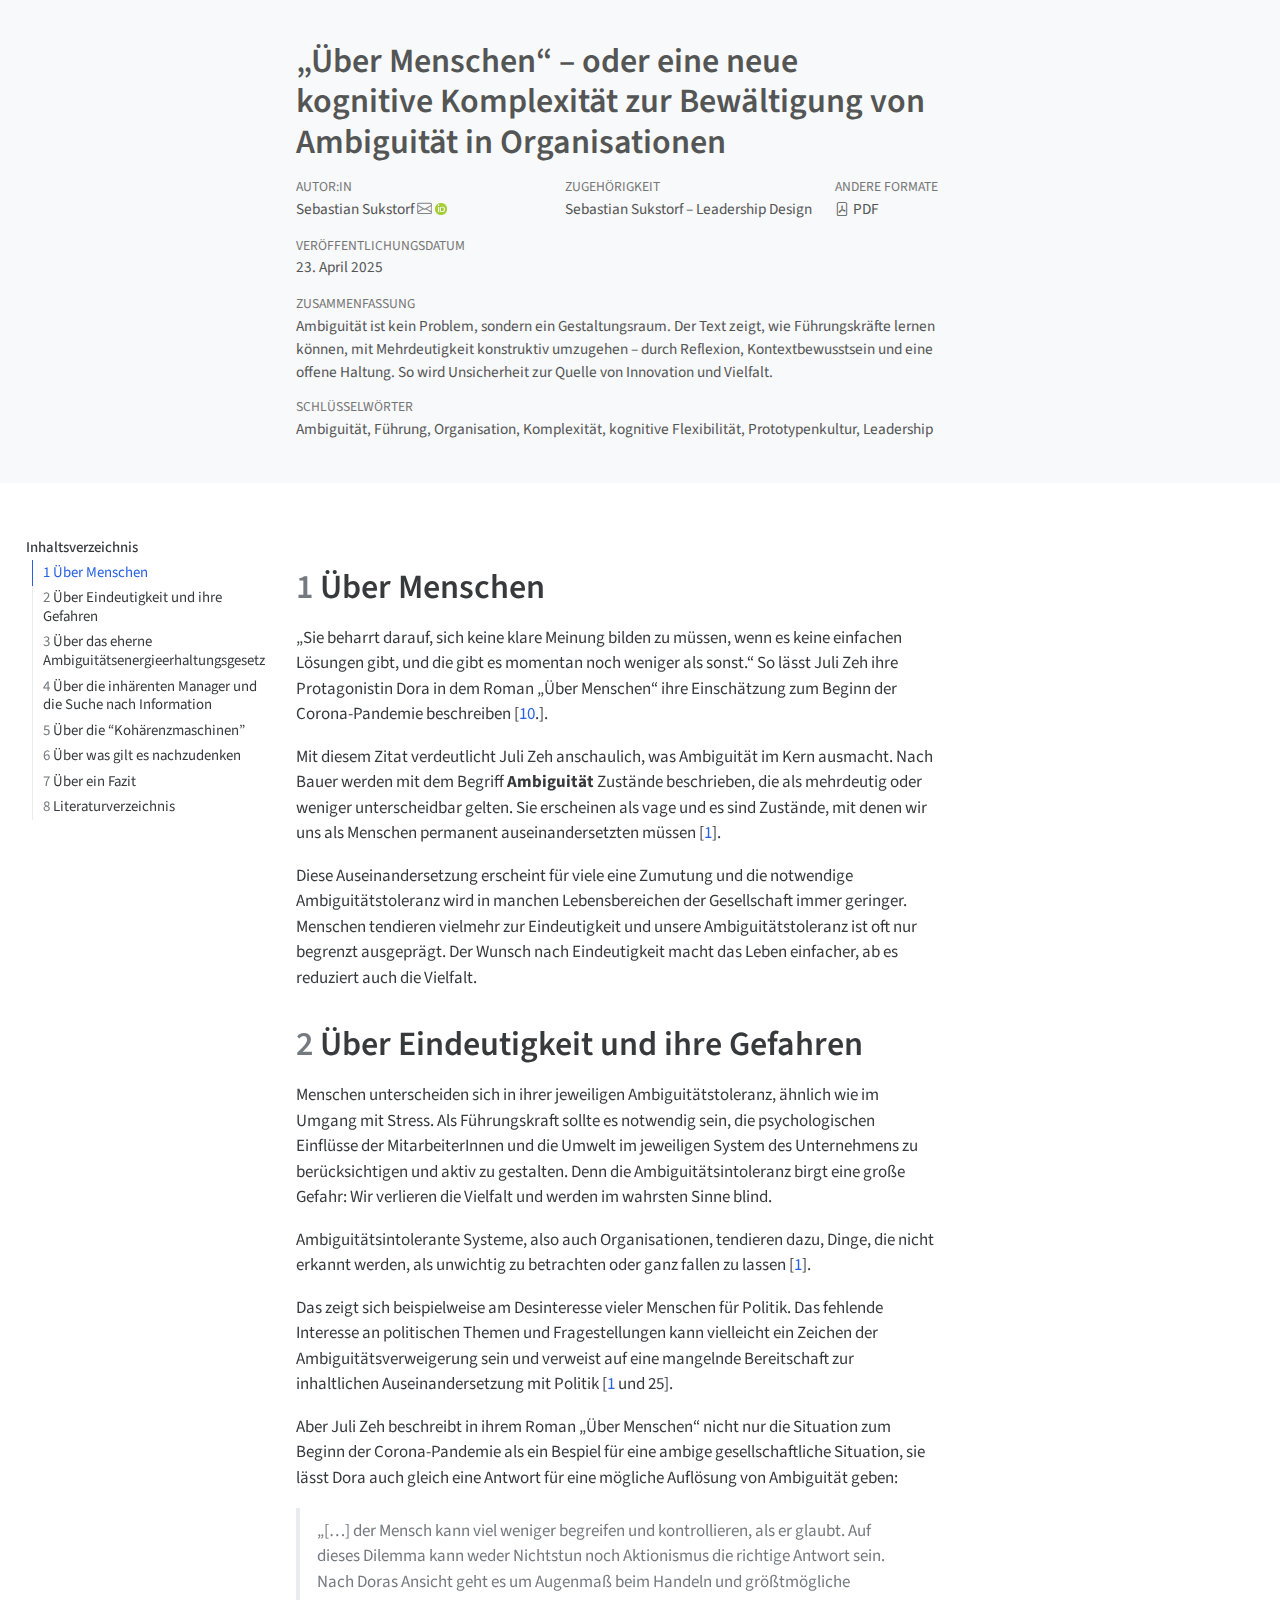
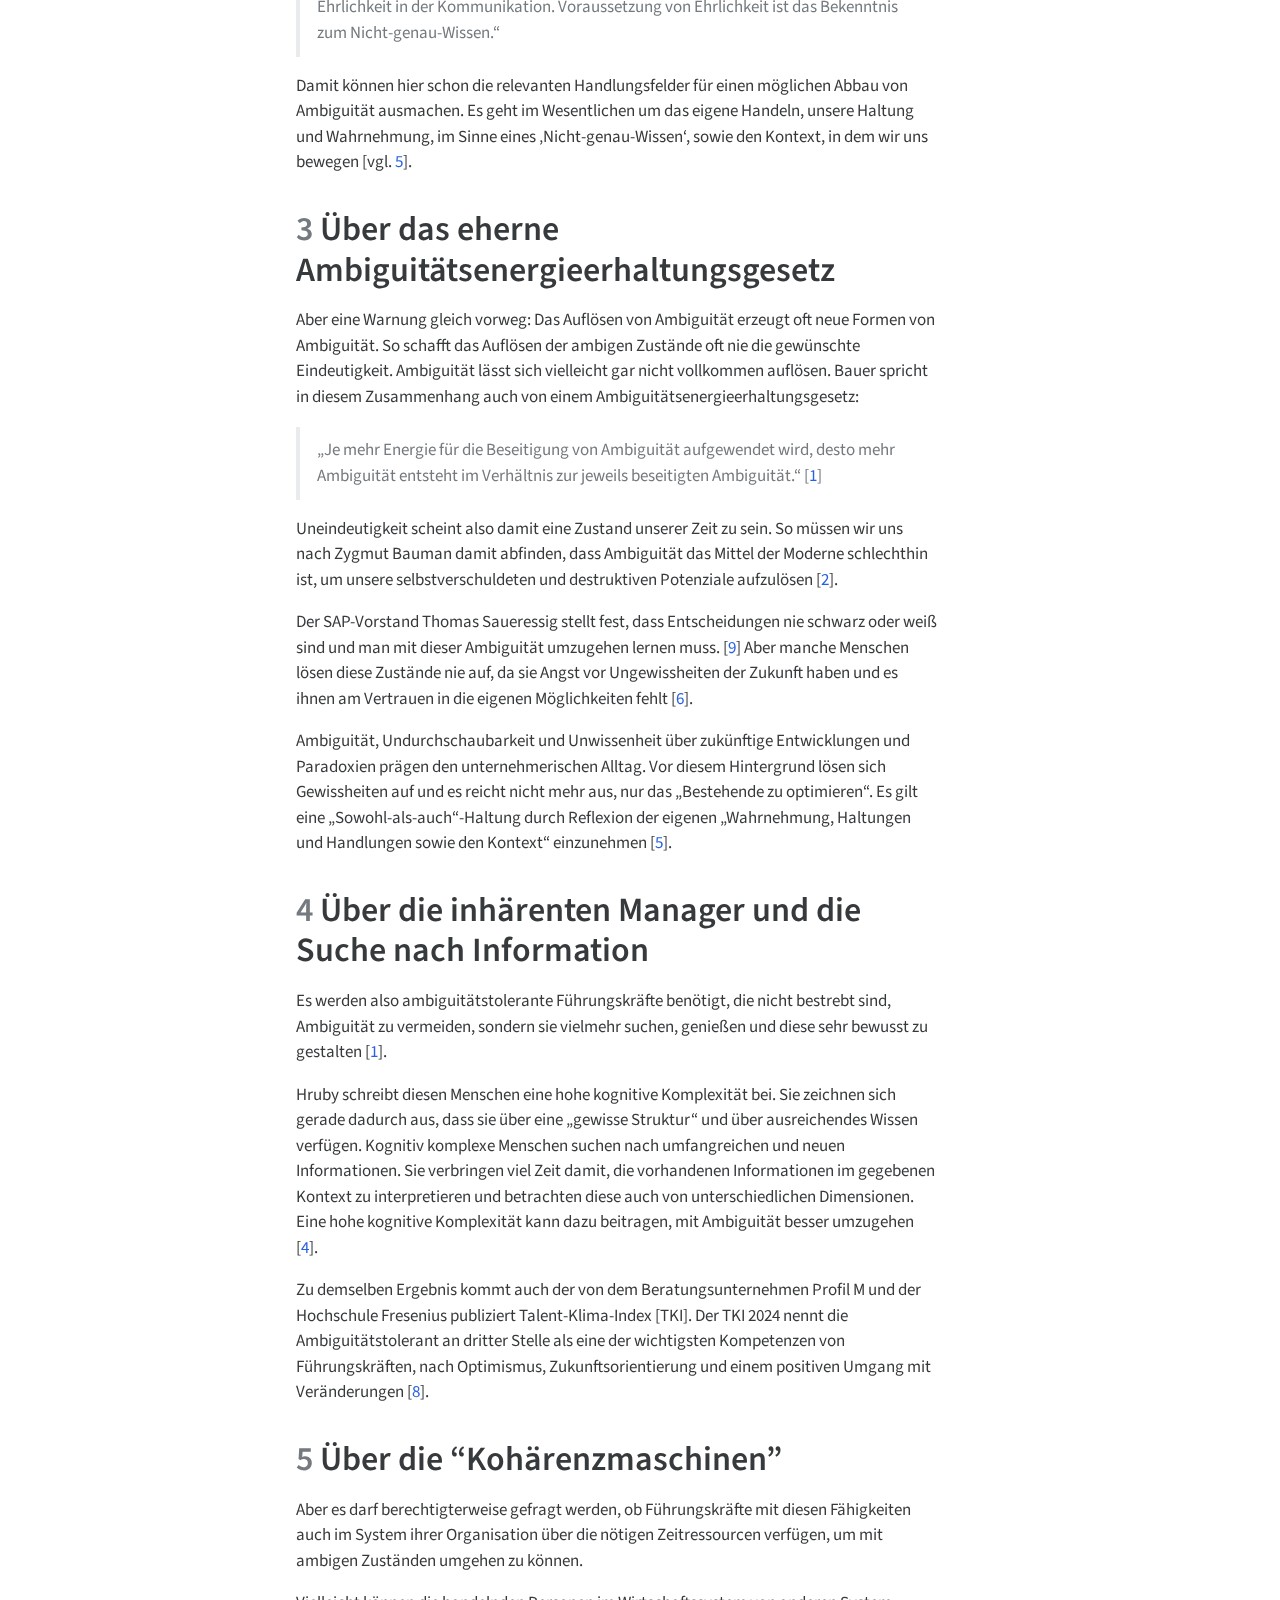
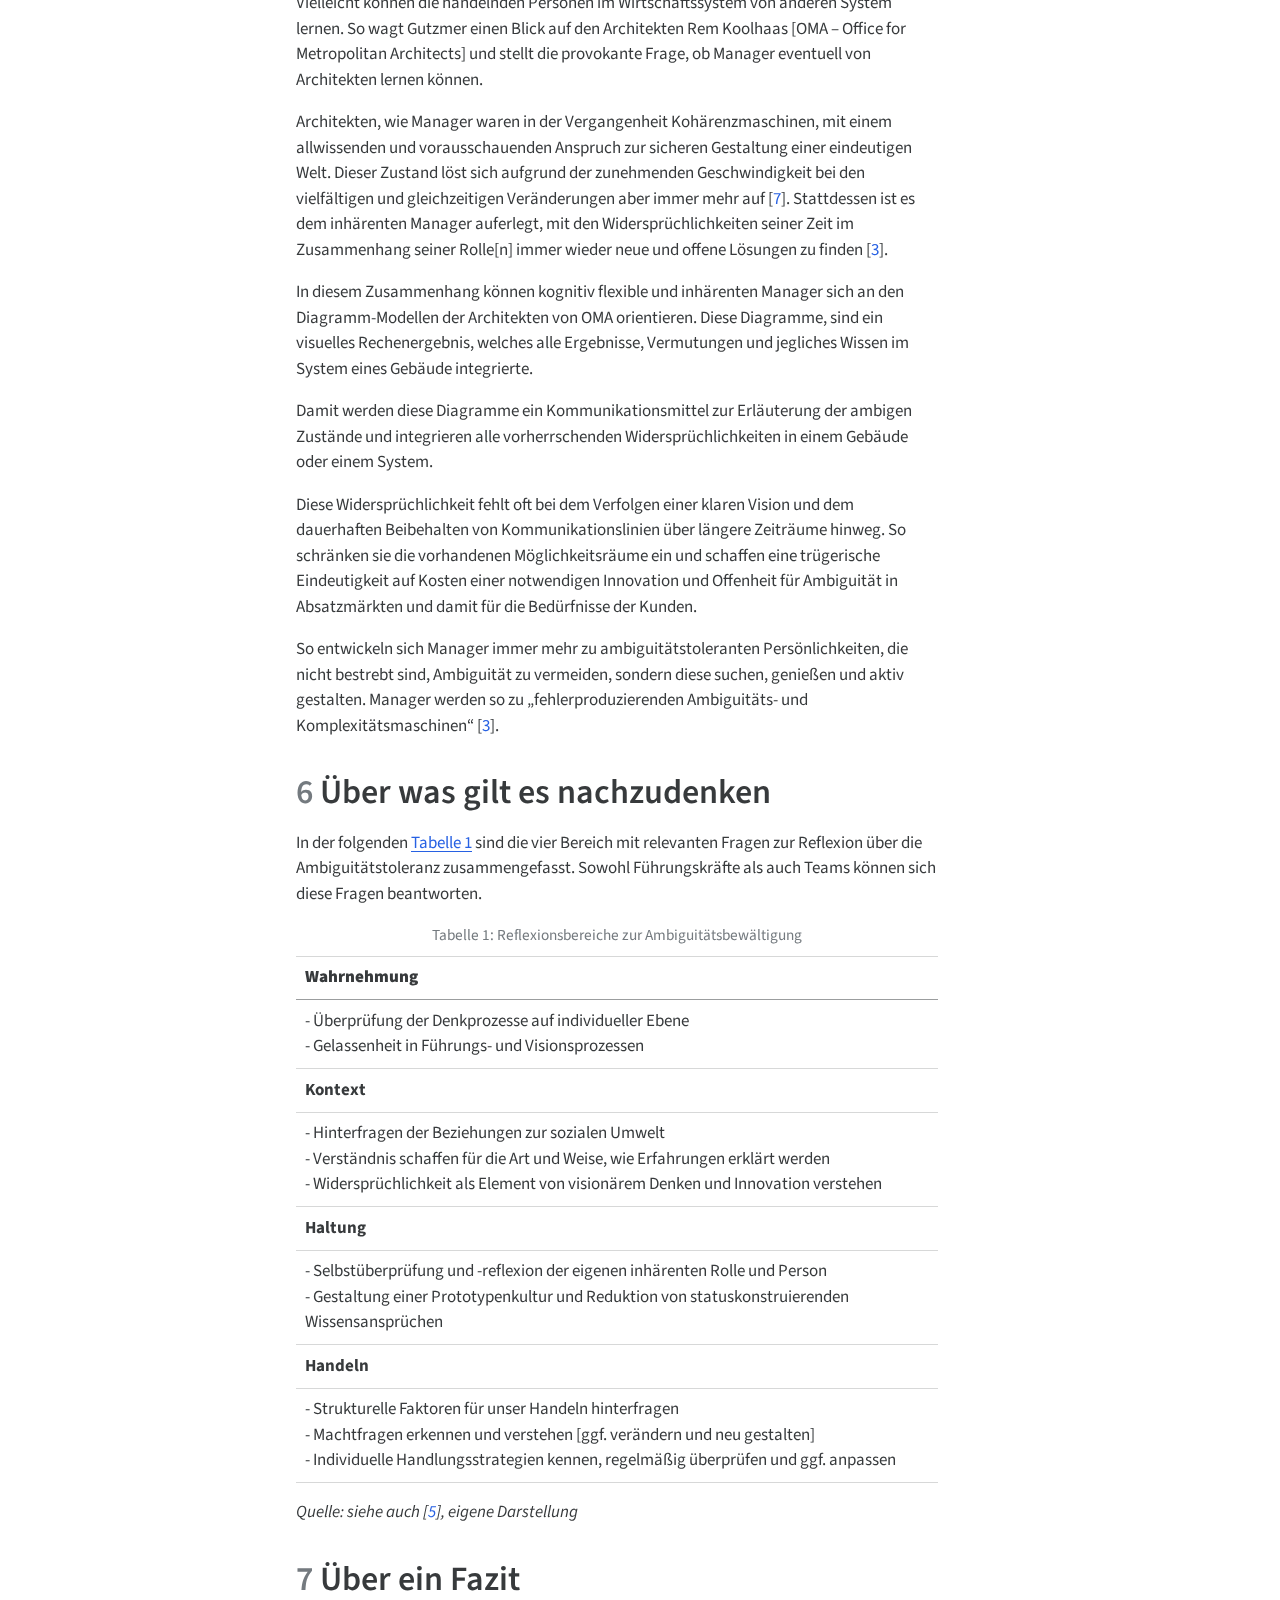
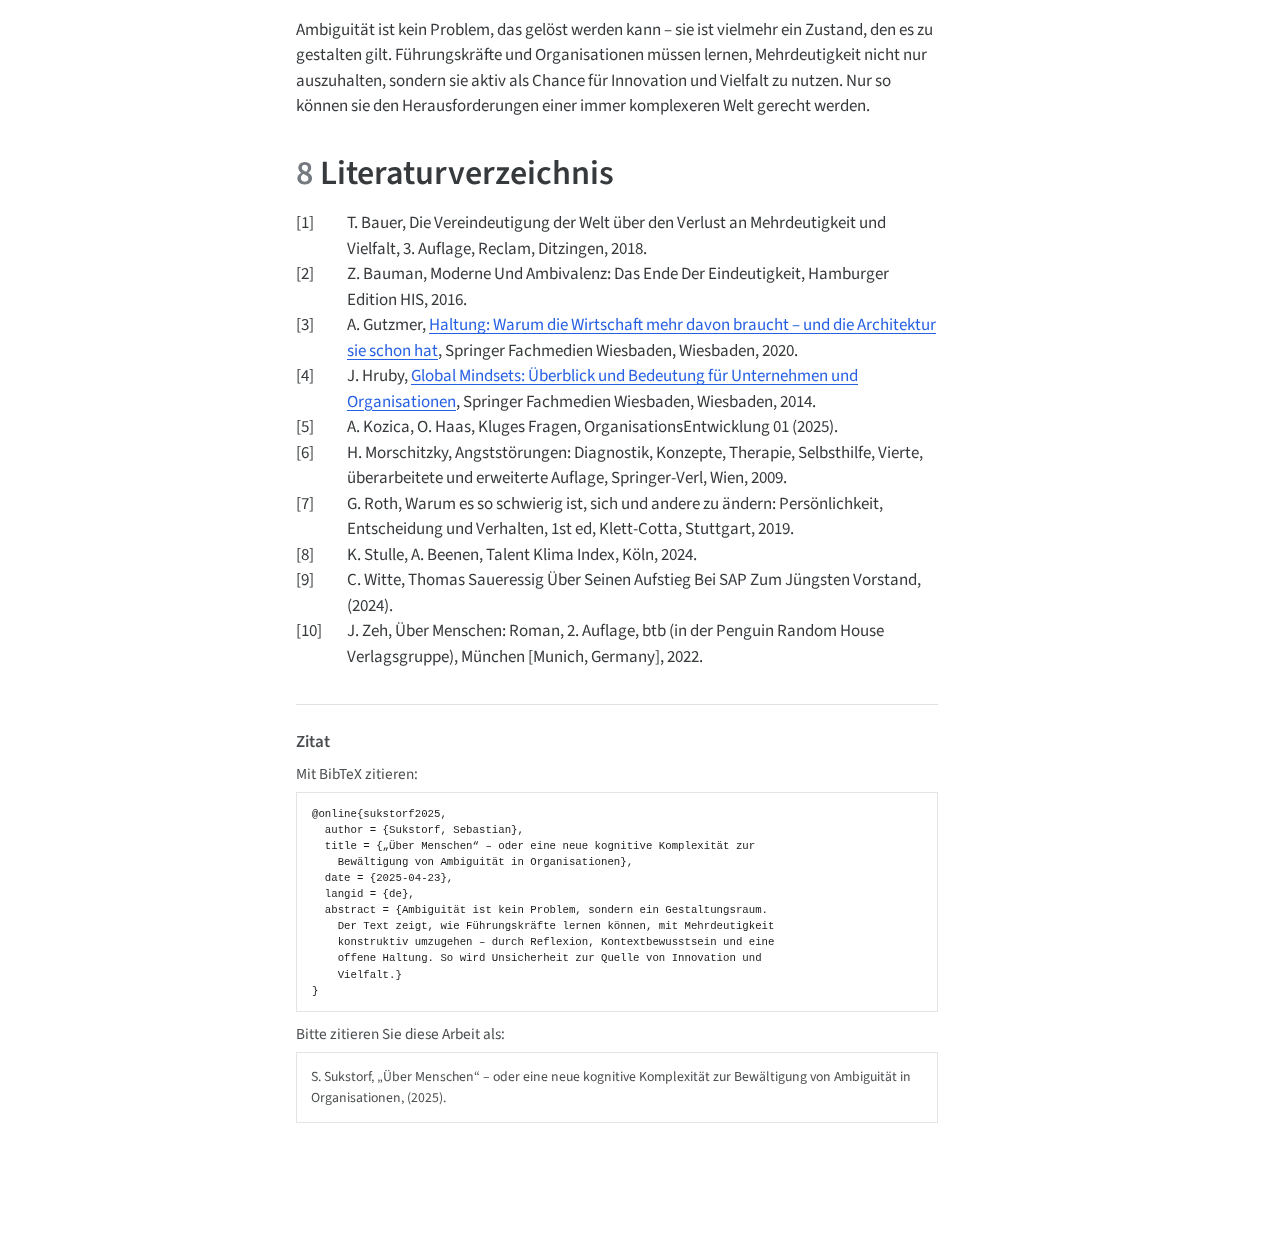
<file: index.html>
<!DOCTYPE html>
<html xmlns="http://www.w3.org/1999/xhtml" lang="de" xml:lang="de"><head>

<meta charset="utf-8">
<meta name="generator" content="quarto-1.7.24">

<meta name="viewport" content="width=device-width, initial-scale=1.0, user-scalable=yes">

<meta name="author" content="Sebastian Sukstorf">
<meta name="keywords" content="Ambiguität, Führung, Organisation, Komplexität, kognitive Flexibilität, Prototypenkultur, Leadership">

<title>„Über Menschen“ – oder eine neue kognitive Komplexität zur Bewältigung von Ambiguität in Organisationen</title>
<style>
code{white-space: pre-wrap;}
span.smallcaps{font-variant: small-caps;}
div.columns{display: flex; gap: min(4vw, 1.5em);}
div.column{flex: auto; overflow-x: auto;}
div.hanging-indent{margin-left: 1.5em; text-indent: -1.5em;}
ul.task-list{list-style: none;}
ul.task-list li input[type="checkbox"] {
  width: 0.8em;
  margin: 0 0.8em 0.2em -1em; /* quarto-specific, see https://github.com/quarto-dev/quarto-cli/issues/4556 */ 
  vertical-align: middle;
}
/* CSS for citations */
div.csl-bib-body { }
div.csl-entry {
  clear: both;
  margin-bottom: 0em;
}
.hanging-indent div.csl-entry {
  margin-left:2em;
  text-indent:-2em;
}
div.csl-left-margin {
  min-width:2em;
  float:left;
}
div.csl-right-inline {
  margin-left:2em;
  padding-left:1em;
}
div.csl-indent {
  margin-left: 2em;
}</style>


<script src="site_libs/clipboard/clipboard.min.js"></script>
<script src="site_libs/quarto-html/quarto.js" type="module"></script>
<script src="site_libs/quarto-html/tabsets/tabsets.js" type="module"></script>
<script src="site_libs/quarto-html/popper.min.js"></script>
<script src="site_libs/quarto-html/tippy.umd.min.js"></script>
<script src="site_libs/quarto-html/anchor.min.js"></script>
<link href="site_libs/quarto-html/tippy.css" rel="stylesheet">
<link href="site_libs/quarto-html/quarto-syntax-highlighting-a37c72dd2dbac68997fcdc15a3622e78.css" rel="stylesheet" id="quarto-text-highlighting-styles">
<script src="site_libs/bootstrap/bootstrap.min.js"></script>
<link href="site_libs/bootstrap/bootstrap-icons.css" rel="stylesheet">
<link href="site_libs/bootstrap/bootstrap-8a894fcc3cb5e37eb5bf30def131be2f.min.css" rel="stylesheet" append-hash="true" id="quarto-bootstrap" data-mode="light">
<script async="" src="https://hypothes.is/embed.js"></script>
<script>
  window.document.addEventListener("DOMContentLoaded", function (_event) {
    document.body.classList.add('hypothesis-enabled');
  });
</script>


<meta name="citation_title" content="„Über Menschen“ – oder eine neue kognitive Komplexität zur Bewältigung von Ambiguität in Organisationen">
<meta name="citation_abstract" content="Ambiguität ist kein Problem, sondern ein Gestaltungsraum. Der Text zeigt, wie Führungskräfte lernen können, mit Mehrdeutigkeit konstruktiv umzugehen – durch Reflexion, Kontextbewusstsein und eine offene Haltung. So wird Unsicherheit zur Quelle von Innovation und Vielfalt.
">
<meta name="citation_keywords" content="Ambiguität,Führung,Organisation,Komplexität,kognitive Flexibilität,Prototypenkultur,Leadership">
<meta name="citation_author" content="Sebastian Sukstorf">
<meta name="citation_publication_date" content="2025-04-23">
<meta name="citation_cover_date" content="2025-04-23">
<meta name="citation_year" content="2025">
<meta name="citation_online_date" content="2025-04-23">
<meta name="citation_language" content="de">
<meta name="citation_reference" content="citation_title=Die Vereindeutigung der Welt über den Verlust an Mehrdeutigkeit und Vielfalt;,citation_author=Thomas Bauer;,citation_publication_date=2018;,citation_cover_date=2018;,citation_year=2018;,citation_isbn=978-3-15-019492-8;,citation_language=de-DE;">
<meta name="citation_reference" content="citation_title=Moderne und ambivalenz: Das Ende der Eindeutigkeit;,citation_author=Zygmunt Bauman;,citation_publication_date=2016;,citation_cover_date=2016;,citation_year=2016;">
<meta name="citation_reference" content="citation_title=Haltung: Warum die Wirtschaft mehr davon braucht – und die Architektur sie schon hat;,citation_author=Alexander Gutzmer;,citation_publication_date=2020;,citation_cover_date=2020;,citation_year=2020;,citation_doi=10.1007/978-3-658-30287-0;,citation_isbn=978-3-658-30286-3 978-3-658-30287-0;,citation_language=de-DE;">
<meta name="citation_reference" content="citation_title=Global Mindsets: Überblick und Bedeutung für Unternehmen und Organisationen;,citation_author=Jörg Hruby;,citation_publication_date=2014;,citation_cover_date=2014;,citation_year=2014;,citation_doi=10.1007/978-3-658-06052-7;,citation_isbn=978-3-658-06051-0 978-3-658-06052-7;,citation_language=de-DE;,citation_series_title=essentials;">
<meta name="citation_reference" content="citation_title=Kluges Fragen;,citation_abstract=In Zeiten kontinuierlichen Wandels steigt der Wunsch nach Orientierung. Das gilt für Gesellschaften wie für Organisationen. Dafür ist es jedoch nötig, aus dem täglichen Handeln auszusteigen und innezuhalten. Nicht selten wird jedoch entschleunigen als langsam sein fehlinterpretiert. Das führt dazu, dass wir nicht nur vor lauter Bäumen den Wald nicht mehr sehen, sondern uns immer […];,citation_author=Arjan Kozica;,citation_author=Oliver Haas;,citation_publication_date=2025;,citation_cover_date=2025;,citation_year=2025;,citation_volume=01;,citation_language=de-DE;,citation_journal_title=OrganisationsEntwicklung;">
<meta name="citation_reference" content="citation_title=Angststörungen: Diagnostik, Konzepte, Therapie, Selbsthilfe;,citation_author=Hans Morschitzky;,citation_publication_date=2009;,citation_cover_date=2009;,citation_year=2009;,citation_isbn=978-3-211-09449-5 978-3-211-09448-8;,citation_language=de-DE;">
<meta name="citation_reference" content="citation_title=Warum es so schwierig ist, sich und andere zu ändern: Persönlichkeit, Entscheidung und Verhalten;,citation_author=Gerhard Roth;,citation_publication_date=2019;,citation_cover_date=2019;,citation_year=2019;,citation_isbn=978-3-608-96456-1 978-3-608-19185-1;,citation_language=de-DE;">
<meta name="citation_reference" content="citation_title=Talent Klima Index;,citation_author=Klaus Stulle;,citation_author=Anja Beenen;,citation_publication_date=2024;,citation_cover_date=2024;,citation_year=2024;,citation_technical_report_number=1. Halbjahr 2024;">
<meta name="citation_reference" content="citation_title=Thomas Saueressig Über seinen Aufstieg bei SAP zum jüngsten Vorstand;,citation_author=Claudia Witte;,citation_publication_date=2024;,citation_cover_date=2024;,citation_year=2024;">
<meta name="citation_reference" content="citation_title=Über Menschen: Roman;,citation_abstract=&amp;amp;amp;quot;Dora ist mit ihrer kleinen Hündin aufs Land gezogen. Sie brauchte dringend einen Tapetenwechsel, mehr Freiheit, Raum zum Atmen. Aber ganz so idyllisch wie gedacht ist Bracken, das kleine Dorf im brandenburgischen Nirgendwo, nicht. In Doras Haus gibt es noch keine Möbel, der Garten gleicht einer Wildnis, und die Busverbindung in die Kreisstadt ist ein Witz. Vor allem aber verbirgt sich hinter der hohen Gartenmauer ein Nachbar, der mit kahlrasiertem Kopf und rechten Sprüchen sämtlichen Vorurteilen zu entsprechen scheint. Geflohen vor dem Lockdown in der Grossstadt muss Dora sich fragen, was sie in dieser anarchischen Leere sucht.... &amp;quot; – adapted from publisher’s description;,citation_author=Juli Zeh;,citation_publication_date=2022;,citation_cover_date=2022;,citation_year=2022;,citation_isbn=978-3-442-77219-3;,citation_language=de-DE;">
</head>

<body class="quarto-light">

<header id="title-block-header" class="quarto-title-block default toc-left page-columns page-full">
  <div class="quarto-title-banner page-columns page-full">
    <div class="quarto-title column-body">
      <h1 class="title">„Über Menschen“ – oder eine neue kognitive Komplexität zur Bewältigung von Ambiguität in Organisationen</h1>
          </div>

    
    <div class="quarto-title-meta-container">
      <div class="quarto-title-meta-column-start">
            <div class="quarto-title-meta-author">
          <div class="quarto-title-meta-heading">Autor:in</div>
          <div class="quarto-title-meta-heading">Zugehörigkeit</div>
          
                <div class="quarto-title-meta-contents">
            <p class="author">Sebastian Sukstorf <a href="mailto:info@sebastian.sukstorf.de" class="quarto-title-author-email"><i class="bi bi-envelope"></i></a> <a href="https://orcid.org/0000-0002-1538-5658" class="quarto-title-author-orcid"> <img src="[data-uri]"></a></p>
          </div>
                <div class="quarto-title-meta-contents">
                    <p class="affiliation">
                        Sebastian Sukstorf – Leadership Design
                      </p>
                  </div>
                    </div>
        
        <div class="quarto-title-meta">

                      
                <div>
            <div class="quarto-title-meta-heading">Veröffentlichungsdatum</div>
            <div class="quarto-title-meta-contents">
              <p class="date">23. April 2025</p>
            </div>
          </div>
          
                
              </div>
      </div>
      <div class="quarto-title-meta-column-end quarto-other-formats-target">
      <div class="quarto-alternate-formats"><div class="quarto-title-meta-heading">Andere Formate</div><div class="quarto-title-meta-contents"><p><a href="index.pdf"><i class="bi bi-file-pdf"></i>PDF</a></p></div></div></div>
    </div>

    <div>
      <div class="abstract">
        <div class="block-title">Zusammenfassung</div>
        <p>Ambiguität ist kein Problem, sondern ein Gestaltungsraum. Der Text zeigt, wie Führungskräfte lernen können, mit Mehrdeutigkeit konstruktiv umzugehen – durch Reflexion, Kontextbewusstsein und eine offene Haltung. So wird Unsicherheit zur Quelle von Innovation und Vielfalt.</p>
      </div>
    </div>

    <div>
      <div class="keywords">
        <div class="block-title">Schlüsselwörter</div>
        <p>Ambiguität, Führung, Organisation, Komplexität, kognitive Flexibilität, Prototypenkultur, Leadership</p>
      </div>
    </div>

    <div class="quarto-other-links-text-target">
    </div>  </div>
</header><div id="quarto-content" class="page-columns page-rows-contents page-layout-article toc-left">
<div id="quarto-sidebar-toc-left" class="sidebar toc-left">
  <nav id="TOC" role="doc-toc" class="toc-active">
    <h2 id="toc-title">Inhaltsverzeichnis</h2>
   
  <ul>
  <li><a href="#über-menschen" id="toc-über-menschen" class="nav-link active" data-scroll-target="#über-menschen"><span class="header-section-number">1</span> Über Menschen</a></li>
  <li><a href="#über-eindeutigkeit-und-ihre-gefahren" id="toc-über-eindeutigkeit-und-ihre-gefahren" class="nav-link" data-scroll-target="#über-eindeutigkeit-und-ihre-gefahren"><span class="header-section-number">2</span> Über Eindeutigkeit und ihre Gefahren</a></li>
  <li><a href="#über-das-eherne-ambiguitätsenergieerhaltungsgesetz" id="toc-über-das-eherne-ambiguitätsenergieerhaltungsgesetz" class="nav-link" data-scroll-target="#über-das-eherne-ambiguitätsenergieerhaltungsgesetz"><span class="header-section-number">3</span> Über das eherne Ambiguitätsenergieerhaltungsgesetz</a></li>
  <li><a href="#über-die-inhärenten-manager-und-die-suche-nach-information" id="toc-über-die-inhärenten-manager-und-die-suche-nach-information" class="nav-link" data-scroll-target="#über-die-inhärenten-manager-und-die-suche-nach-information"><span class="header-section-number">4</span> Über die inhärenten Manager und die Suche nach Information</a></li>
  <li><a href="#über-die-kohärenzmaschinen" id="toc-über-die-kohärenzmaschinen" class="nav-link" data-scroll-target="#über-die-kohärenzmaschinen"><span class="header-section-number">5</span> Über die “Kohärenzmaschinen”</a></li>
  <li><a href="#über-was-gilt-es-nachzudenken" id="toc-über-was-gilt-es-nachzudenken" class="nav-link" data-scroll-target="#über-was-gilt-es-nachzudenken"><span class="header-section-number">6</span> Über was gilt es nachzudenken</a></li>
  <li><a href="#über-ein-fazit" id="toc-über-ein-fazit" class="nav-link" data-scroll-target="#über-ein-fazit"><span class="header-section-number">7</span> Über ein Fazit</a></li>
  <li><a href="#literaturverzeichnis" id="toc-literaturverzeichnis" class="nav-link" data-scroll-target="#literaturverzeichnis"><span class="header-section-number">8</span> Literaturverzeichnis</a></li>
  </ul>
</nav>
</div>
<div id="quarto-margin-sidebar" class="sidebar margin-sidebar zindex-bottom">
</div>
<main class="content quarto-banner-title-block" id="quarto-document-content">



  


<section id="über-menschen" class="level1" data-number="1">
<h1 data-number="1"><span class="header-section-number">1</span> Über Menschen</h1>
<p>„Sie beharrt darauf, sich keine klare Meinung bilden zu müssen, wenn es keine einfachen Lösungen gibt, und die gibt es momentan noch weniger als sonst.“ So lässt Juli Zeh ihre Protagonistin Dora in dem Roman „Über Menschen“ ihre Einschätzung zum Beginn der Corona-Pandemie beschreiben <span class="citation" data-cites="zeh2022">[<a href="#ref-zeh2022" role="doc-biblioref">10</a>.]</span>.</p>
<p>Mit diesem Zitat verdeutlicht Juli Zeh anschaulich, was Ambiguität im Kern ausmacht. Nach Bauer werden mit dem Begriff <strong>Ambiguität</strong> Zustände beschrieben, die als mehrdeutig oder weniger unterscheidbar gelten. Sie erscheinen als vage und es sind Zustände, mit denen wir uns als Menschen permanent auseinandersetzten müssen <span class="citation" data-cites="bauer2018">[<a href="#ref-bauer2018" role="doc-biblioref">1</a>]</span>.</p>
<p>Diese Auseinandersetzung erscheint für viele eine Zumutung und die notwendige Ambiguitätstoleranz wird in manchen Lebensbereichen der Gesellschaft immer geringer. Menschen tendieren vielmehr zur Eindeutigkeit und unsere Ambiguitätstoleranz ist oft nur begrenzt ausgeprägt. Der Wunsch nach Eindeutigkeit macht das Leben einfacher, ab es reduziert auch die Vielfalt.</p>
</section>
<section id="über-eindeutigkeit-und-ihre-gefahren" class="level1" data-number="2">
<h1 data-number="2"><span class="header-section-number">2</span> Über Eindeutigkeit und ihre Gefahren</h1>
<p>Menschen unterscheiden sich in ihrer jeweiligen Ambiguitätstoleranz, ähnlich wie im Umgang mit Stress. Als Führungskraft sollte es notwendig sein, die psychologischen Einflüsse der MitarbeiterInnen und die Umwelt im jeweiligen System des Unternehmens zu berücksichtigen und aktiv zu gestalten. Denn die Ambiguitätsintoleranz birgt eine große Gefahr: Wir verlieren die Vielfalt und werden im wahrsten Sinne blind.</p>
<p>Ambiguitätsintolerante Systeme, also auch Organisationen, tendieren dazu, Dinge, die nicht erkannt werden, als unwichtig zu betrachten oder ganz fallen zu lassen <span class="citation" data-cites="bauer2018">[<a href="#ref-bauer2018" role="doc-biblioref">1</a>]</span>.</p>
<p>Das zeigt sich beispielweise am Desinteresse vieler Menschen für Politik. Das fehlende Interesse an politischen Themen und Fragestellungen kann vielleicht ein Zeichen der Ambiguitätsverweigerung sein und verweist auf eine mangelnde Bereitschaft zur inhaltlichen Auseinandersetzung mit Politik <span class="citation" data-cites="bauer2018">[<a href="#ref-bauer2018" role="doc-biblioref">1</a> und 25]</span>.</p>
<p>Aber Juli Zeh beschreibt in ihrem Roman „Über Menschen“ nicht nur die Situation zum Beginn der Corona-Pandemie als ein Bespiel für eine ambige gesellschaftliche Situation, sie lässt Dora auch gleich eine Antwort für eine mögliche Auflösung von Ambiguität geben:</p>
<blockquote class="blockquote">
<p>„[…] der Mensch kann viel weniger begreifen und kontrollieren, als er glaubt. Auf dieses Dilemma kann weder Nichtstun noch Aktionismus die richtige Antwort sein. Nach Doras Ansicht geht es um Augenmaß beim Handeln und größtmögliche Ehrlichkeit in der Kommunikation. Voraussetzung von Ehrlichkeit ist das Bekenntnis zum Nicht-genau-Wissen.“</p>
</blockquote>
<p>Damit können hier schon die relevanten Handlungsfelder für einen möglichen Abbau von Ambiguität ausmachen. Es geht im Wesentlichen um das eigene Handeln, unsere Haltung und Wahrnehmung, im Sinne eines ‚Nicht-genau-Wissen‘, sowie den Kontext, in dem wir uns bewegen <span class="citation" data-cites="kozica2025">[vgl. <a href="#ref-kozica2025" role="doc-biblioref">5</a>]</span>.</p>
</section>
<section id="über-das-eherne-ambiguitätsenergieerhaltungsgesetz" class="level1" data-number="3">
<h1 data-number="3"><span class="header-section-number">3</span> Über das eherne Ambiguitätsenergieerhaltungsgesetz</h1>
<p>Aber eine Warnung gleich vorweg: Das Auflösen von Ambiguität erzeugt oft neue Formen von Ambiguität. So schafft das Auflösen der ambigen Zustände oft nie die gewünschte Eindeutigkeit. Ambiguität lässt sich vielleicht gar nicht vollkommen auflösen. Bauer spricht in diesem Zusammenhang auch von einem Ambiguitätsenergieerhaltungsgesetz:</p>
<blockquote class="blockquote">
<p>„Je mehr Energie für die Beseitigung von Ambiguität aufgewendet wird, desto mehr Ambiguität entsteht im Verhältnis zur jeweils beseitigten Ambiguität.“ <span class="citation" data-cites="bauer2018">[<a href="#ref-bauer2018" role="doc-biblioref">1</a>]</span></p>
</blockquote>
<p>Uneindeutigkeit scheint also damit eine Zustand unserer Zeit zu sein. So müssen wir uns nach Zygmut Bauman damit abfinden, dass Ambiguität das Mittel der Moderne schlechthin ist, um unsere selbstverschuldeten und destruktiven Potenziale aufzulösen <span class="citation" data-cites="bauman2016">[<a href="#ref-bauman2016" role="doc-biblioref">2</a>]</span>.</p>
<p>Der SAP-Vorstand Thomas Saueressig stellt fest, dass Entscheidungen nie schwarz oder weiß sind und man mit dieser Ambiguität umzugehen lernen muss. <span class="citation" data-cites="witte2024">[<a href="#ref-witte2024" role="doc-biblioref">9</a>]</span> Aber manche Menschen lösen diese Zustände nie auf, da sie Angst vor Ungewissheiten der Zukunft haben und es ihnen am Vertrauen in die eigenen Möglichkeiten fehlt <span class="citation" data-cites="morschitzky2009">[<a href="#ref-morschitzky2009" role="doc-biblioref">6</a>]</span>.</p>
<p>Ambiguität, Undurchschaubarkeit und Unwissenheit über zukünftige Entwicklungen und Paradoxien prägen den unternehmerischen Alltag. Vor diesem Hintergrund lösen sich Gewissheiten auf und es reicht nicht mehr aus, nur das „Bestehende zu optimieren“. Es gilt eine „Sowohl-als-auch“-Haltung durch Reflexion der eigenen „Wahrnehmung, Haltungen und Handlungen sowie den Kontext“ einzunehmen <span class="citation" data-cites="kozica2025">[<a href="#ref-kozica2025" role="doc-biblioref">5</a>]</span>.</p>
</section>
<section id="über-die-inhärenten-manager-und-die-suche-nach-information" class="level1" data-number="4">
<h1 data-number="4"><span class="header-section-number">4</span> Über die inhärenten Manager und die Suche nach Information</h1>
<p>Es werden also ambiguitätstolerante Führungskräfte benötigt, die nicht bestrebt sind, Ambiguität zu vermeiden, sondern sie vielmehr suchen, genießen und diese sehr bewusst zu gestalten <span class="citation" data-cites="bauer2018">[<a href="#ref-bauer2018" role="doc-biblioref">1</a>]</span>.</p>
<p>Hruby schreibt diesen Menschen eine hohe kognitive Komplexität bei. Sie zeichnen sich gerade dadurch aus, dass sie über eine „gewisse Struktur“ und über ausreichendes Wissen verfügen. Kognitiv komplexe Menschen suchen nach umfangreichen und neuen Informationen. Sie verbringen viel Zeit damit, die vorhandenen Informationen im gegebenen Kontext zu interpretieren und betrachten diese auch von unterschiedlichen Dimensionen. Eine hohe kognitive Komplexität kann dazu beitragen, mit Ambiguität besser umzugehen <span class="citation" data-cites="hruby2014">[<a href="#ref-hruby2014" role="doc-biblioref">4</a>]</span>.</p>
<p>Zu demselben Ergebnis kommt auch der von dem Beratungsunternehmen Profil M und der Hochschule Fresenius publiziert Talent-Klima-Index [TKI]. Der TKI 2024 nennt die Ambiguitätstolerant an dritter Stelle als eine der wichtigsten Kompetenzen von Führungskräften, nach Optimismus, Zukunftsorientierung und einem positiven Umgang mit Veränderungen <span class="citation" data-cites="stulle2024">[<a href="#ref-stulle2024" role="doc-biblioref">8</a>]</span>.</p>
</section>
<section id="über-die-kohärenzmaschinen" class="level1" data-number="5">
<h1 data-number="5"><span class="header-section-number">5</span> Über die “Kohärenzmaschinen”</h1>
<p>Aber es darf berechtigterweise gefragt werden, ob Führungskräfte mit diesen Fähigkeiten auch im System ihrer Organisation über die nötigen Zeitressourcen verfügen, um mit ambigen Zuständen umgehen zu können.</p>
<p>Vielleicht können die handelnden Personen im Wirtschaftssystem von anderen System lernen. So wagt Gutzmer einen Blick auf den Architekten Rem Koolhaas [OMA – Office for Metropolitan Architects] und stellt die provokante Frage, ob Manager eventuell von Architekten lernen können.</p>
<p>Architekten, wie Manager waren in der Vergangenheit Kohärenzmaschinen, mit einem allwissenden und vorausschauenden Anspruch zur sicheren Gestaltung einer eindeutigen Welt. Dieser Zustand löst sich aufgrund der zunehmenden Geschwindigkeit bei den vielfältigen und gleichzeitigen Veränderungen aber immer mehr auf <span class="citation" data-cites="roth2019">[<a href="#ref-roth2019" role="doc-biblioref">7</a>]</span>. Stattdessen ist es dem inhärenten Manager auferlegt, mit den Widersprüchlichkeiten seiner Zeit im Zusammenhang seiner Rolle[n] immer wieder neue und offene Lösungen zu finden <span class="citation" data-cites="gutzmer2020">[<a href="#ref-gutzmer2020" role="doc-biblioref">3</a>]</span>.</p>
<p>In diesem Zusammenhang können kognitiv flexible und inhärenten Manager sich an den Diagramm-Modellen der Architekten von OMA orientieren. Diese Diagramme, sind ein visuelles Rechenergebnis, welches alle Ergebnisse, Vermutungen und jegliches Wissen im System eines Gebäude integrierte.</p>
<p>Damit werden diese Diagramme ein Kommunikationsmittel zur Erläuterung der ambigen Zustände und integrieren alle vorherrschenden Widersprüchlichkeiten in einem Gebäude oder einem System.</p>
<p>Diese Widersprüchlichkeit fehlt oft bei dem Verfolgen einer klaren Vision und dem dauerhaften Beibehalten von Kommunikationslinien über längere Zeiträume hinweg. So schränken sie die vorhandenen Möglichkeitsräume ein und schaffen eine trügerische Eindeutigkeit auf Kosten einer notwendigen Innovation und Offenheit für Ambiguität in Absatzmärkten und damit für die Bedürfnisse der Kunden.</p>
<p>So entwickeln sich Manager immer mehr zu ambiguitätstoleranten Persönlichkeiten, die nicht bestrebt sind, Ambiguität zu vermeiden, sondern diese suchen, genießen und aktiv gestalten. Manager werden so zu „fehlerproduzierenden Ambiguitäts- und Komplexitätsmaschinen“ <span class="citation" data-cites="gutzmer2020">[<a href="#ref-gutzmer2020" role="doc-biblioref">3</a>]</span>.</p>
</section>
<section id="über-was-gilt-es-nachzudenken" class="level1" data-number="6">
<h1 data-number="6"><span class="header-section-number">6</span> Über was gilt es nachzudenken</h1>
<p>In der folgenden <a href="#tbl-ref" class="quarto-xref">Tabelle&nbsp;1</a> sind die vier Bereich mit relevanten Fragen zur Reflexion über die Ambiguitätstoleranz zusammengefasst. Sowohl Führungskräfte als auch Teams können sich diese Fragen beantworten.</p>
<div id="tbl-ref" class="quarto-float quarto-figure quarto-figure-center anchored">
<figure class="quarto-float quarto-float-tbl figure">
<figcaption class="quarto-float-caption-top quarto-float-caption quarto-float-tbl" id="tbl-ref-caption-0ceaefa1-69ba-4598-a22c-09a6ac19f8ca">
Tabelle&nbsp;1: Reflexionsbereiche zur Ambiguitätsbewältigung
</figcaption>
<div aria-describedby="tbl-ref-caption-0ceaefa1-69ba-4598-a22c-09a6ac19f8ca">
<table class="caption-top table">
<colgroup>
<col style="width: 100%">
</colgroup>
<thead>
<tr class="header">
<th style="text-align: left;"><strong>Wahrnehmung</strong></th>
</tr>
</thead>
<tbody>
<tr class="odd">
<td style="text-align: left;">- Überprüfung der Denkprozesse auf individueller Ebene<br>- Gelassenheit in Führungs- und Visionsprozessen</td>
</tr>
<tr class="even">
<td style="text-align: left;"><strong>Kontext</strong></td>
</tr>
<tr class="odd">
<td style="text-align: left;">- Hinterfragen der Beziehungen zur sozialen Umwelt<br>- Verständnis schaffen für die Art und Weise, wie Erfahrungen erklärt werden<br>- Widersprüchlichkeit als Element von visionärem Denken und Innovation verstehen</td>
</tr>
<tr class="even">
<td style="text-align: left;"><strong>Haltung</strong></td>
</tr>
<tr class="odd">
<td style="text-align: left;">- Selbstüberprüfung und -reflexion der eigenen inhärenten Rolle und Person<br>- Gestaltung einer Prototypenkultur und Reduktion von statuskonstruierenden Wissensansprüchen</td>
</tr>
<tr class="even">
<td style="text-align: left;"><strong>Handeln</strong></td>
</tr>
<tr class="odd">
<td style="text-align: left;">- Strukturelle Faktoren für unser Handeln hinterfragen<br>- Machtfragen erkennen und verstehen [ggf. verändern und neu gestalten]<br>- Individuelle Handlungsstrategien kennen, regelmäßig überprüfen und ggf. anpassen</td>
</tr>
</tbody>
</table>
</div>
</figure>
</div>
<p><em>Quelle: siehe auch <span class="citation" data-cites="kozica2025">[<a href="#ref-kozica2025" role="doc-biblioref">5</a>]</span>, eigene Darstellung</em></p>
</section>
<section id="über-ein-fazit" class="level1" data-number="7">
<h1 data-number="7"><span class="header-section-number">7</span> Über ein Fazit</h1>
<p>Ambiguität ist kein Problem, das gelöst werden kann – sie ist vielmehr ein Zustand, den es zu gestalten gilt. Führungskräfte und Organisationen müssen lernen, Mehrdeutigkeit nicht nur auszuhalten, sondern sie aktiv als Chance für Innovation und Vielfalt zu nutzen. Nur so können sie den Herausforderungen einer immer komplexeren Welt gerecht werden.</p>
</section>
<section id="literaturverzeichnis" class="level1" data-number="8">
<h1 data-number="8"><span class="header-section-number">8</span> Literaturverzeichnis</h1>
<div id="refs" class="references csl-bib-body" data-entry-spacing="0" role="list">
<div id="ref-bauer2018" class="csl-entry" role="listitem">
<div class="csl-left-margin">[1] </div><div class="csl-right-inline">T. Bauer, <span>Die Vereindeutigung der Welt <span>ü</span>ber den Verlust an Mehrdeutigkeit und Vielfalt</span>, 3. Auflage, Reclam, Ditzingen, 2018.</div>
</div>
<div id="ref-bauman2016" class="csl-entry" role="listitem">
<div class="csl-left-margin">[2] </div><div class="csl-right-inline">Z. Bauman, Moderne Und Ambivalenz: <span>Das Ende</span> Der <span>Eindeutigkeit</span>, Hamburger Edition HIS, 2016.</div>
</div>
<div id="ref-gutzmer2020" class="csl-entry" role="listitem">
<div class="csl-left-margin">[3] </div><div class="csl-right-inline">A. Gutzmer, <a href="https://doi.org/10.1007/978-3-658-30287-0"><span>Haltung: Warum die Wirtschaft mehr davon braucht – und die Architektur sie schon hat</span></a>, Springer Fachmedien Wiesbaden, Wiesbaden, 2020.</div>
</div>
<div id="ref-hruby2014" class="csl-entry" role="listitem">
<div class="csl-left-margin">[4] </div><div class="csl-right-inline">J. Hruby, <a href="https://doi.org/10.1007/978-3-658-06052-7"><span>Global Mindsets: <span>Ü</span>berblick und Bedeutung f<span>ü</span>r Unternehmen und Organisationen</span></a>, Springer Fachmedien Wiesbaden, Wiesbaden, 2014.</div>
</div>
<div id="ref-kozica2025" class="csl-entry" role="listitem">
<div class="csl-left-margin">[5] </div><div class="csl-right-inline">A. Kozica, O. Haas, <span>Kluges Fragen</span>, OrganisationsEntwicklung 01 (2025).</div>
</div>
<div id="ref-morschitzky2009" class="csl-entry" role="listitem">
<div class="csl-left-margin">[6] </div><div class="csl-right-inline">H. Morschitzky, <span>Angstst<span>ö</span>rungen: Diagnostik, Konzepte, Therapie, Selbsthilfe</span>, Vierte, <span>ü</span>berarbeitete und erweiterte Auflage, Springer-Verl, Wien, 2009.</div>
</div>
<div id="ref-roth2019" class="csl-entry" role="listitem">
<div class="csl-left-margin">[7] </div><div class="csl-right-inline">G. Roth, <span>Warum es so schwierig ist, sich und andere zu <span>ä</span>ndern: Pers<span>ö</span>nlichkeit, Entscheidung und Verhalten</span>, 1st ed, Klett-Cotta, Stuttgart, 2019.</div>
</div>
<div id="ref-stulle2024" class="csl-entry" role="listitem">
<div class="csl-left-margin">[8] </div><div class="csl-right-inline">K. Stulle, A. Beenen, Talent <span>Klima Index</span>, K<span>ö</span>ln, 2024.</div>
</div>
<div id="ref-witte2024" class="csl-entry" role="listitem">
<div class="csl-left-margin">[9] </div><div class="csl-right-inline">C. Witte, Thomas <span>Saueressig</span> <span>Ü</span>ber Seinen <span>Aufstieg</span> Bei <span>SAP</span> Zum J<span>ü</span>ngsten <span>Vorstand</span>, (2024).</div>
</div>
<div id="ref-zeh2022" class="csl-entry" role="listitem">
<div class="csl-left-margin">[10] </div><div class="csl-right-inline">J. Zeh, <span><span>Ü</span>ber Menschen: Roman</span>, 2. Auflage, btb (in der Penguin Random House Verlagsgruppe), M<span>ü</span>nchen [Munich, Germany], 2022.</div>
</div>
</div>
</section>

<div id="quarto-appendix" class="default"><section class="quarto-appendix-contents" id="quarto-citation"><h2 class="anchored quarto-appendix-heading">Zitat</h2><div><div class="quarto-appendix-secondary-label">Mit BibTeX zitieren:</div><pre class="sourceCode code-with-copy quarto-appendix-bibtex"><code class="sourceCode bibtex">@online{sukstorf2025,
  author = {Sukstorf, Sebastian},
  title = {„Über Menschen“ – oder eine neue kognitive Komplexität zur
    Bewältigung von Ambiguität in Organisationen},
  date = {2025-04-23},
  langid = {de},
  abstract = {Ambiguität ist kein Problem, sondern ein Gestaltungsraum.
    Der Text zeigt, wie Führungskräfte lernen können, mit Mehrdeutigkeit
    konstruktiv umzugehen – durch Reflexion, Kontextbewusstsein und eine
    offene Haltung. So wird Unsicherheit zur Quelle von Innovation und
    Vielfalt.}
}
</code><button title="In die Zwischenablage kopieren" class="code-copy-button"><i class="bi"></i></button></pre><div class="quarto-appendix-secondary-label">Bitte zitieren Sie diese Arbeit als:</div><div id="ref-sukstorf2025" class="csl-entry quarto-appendix-citeas" role="listitem">
<div class="">S.
Sukstorf, „Über Menschen“ – oder eine neue kognitive Komplexität zur
Bewältigung von Ambiguität in Organisationen, (2025).</div>
</div></div></section></div></main>
<!-- /main column -->
<script id="quarto-html-after-body" type="application/javascript">
  window.document.addEventListener("DOMContentLoaded", function (event) {
    const icon = "";
    const anchorJS = new window.AnchorJS();
    anchorJS.options = {
      placement: 'right',
      icon: icon
    };
    anchorJS.add('.anchored');
    const isCodeAnnotation = (el) => {
      for (const clz of el.classList) {
        if (clz.startsWith('code-annotation-')) {                     
          return true;
        }
      }
      return false;
    }
    const onCopySuccess = function(e) {
      // button target
      const button = e.trigger;
      // don't keep focus
      button.blur();
      // flash "checked"
      button.classList.add('code-copy-button-checked');
      var currentTitle = button.getAttribute("title");
      button.setAttribute("title", "Kopiert");
      let tooltip;
      if (window.bootstrap) {
        button.setAttribute("data-bs-toggle", "tooltip");
        button.setAttribute("data-bs-placement", "left");
        button.setAttribute("data-bs-title", "Kopiert");
        tooltip = new bootstrap.Tooltip(button, 
          { trigger: "manual", 
            customClass: "code-copy-button-tooltip",
            offset: [0, -8]});
        tooltip.show();    
      }
      setTimeout(function() {
        if (tooltip) {
          tooltip.hide();
          button.removeAttribute("data-bs-title");
          button.removeAttribute("data-bs-toggle");
          button.removeAttribute("data-bs-placement");
        }
        button.setAttribute("title", currentTitle);
        button.classList.remove('code-copy-button-checked');
      }, 1000);
      // clear code selection
      e.clearSelection();
    }
    const getTextToCopy = function(trigger) {
        const codeEl = trigger.previousElementSibling.cloneNode(true);
        for (const childEl of codeEl.children) {
          if (isCodeAnnotation(childEl)) {
            childEl.remove();
          }
        }
        return codeEl.innerText;
    }
    const clipboard = new window.ClipboardJS('.code-copy-button:not([data-in-quarto-modal])', {
      text: getTextToCopy
    });
    clipboard.on('success', onCopySuccess);
    if (window.document.getElementById('quarto-embedded-source-code-modal')) {
      const clipboardModal = new window.ClipboardJS('.code-copy-button[data-in-quarto-modal]', {
        text: getTextToCopy,
        container: window.document.getElementById('quarto-embedded-source-code-modal')
      });
      clipboardModal.on('success', onCopySuccess);
    }
      var localhostRegex = new RegExp(/^(?:http|https):\/\/localhost\:?[0-9]*\//);
      var mailtoRegex = new RegExp(/^mailto:/);
        var filterRegex = new RegExp('/' + window.location.host + '/');
      var isInternal = (href) => {
          return filterRegex.test(href) || localhostRegex.test(href) || mailtoRegex.test(href);
      }
      // Inspect non-navigation links and adorn them if external
     var links = window.document.querySelectorAll('a[href]:not(.nav-link):not(.navbar-brand):not(.toc-action):not(.sidebar-link):not(.sidebar-item-toggle):not(.pagination-link):not(.no-external):not([aria-hidden]):not(.dropdown-item):not(.quarto-navigation-tool):not(.about-link)');
      for (var i=0; i<links.length; i++) {
        const link = links[i];
        if (!isInternal(link.href)) {
          // undo the damage that might have been done by quarto-nav.js in the case of
          // links that we want to consider external
          if (link.dataset.originalHref !== undefined) {
            link.href = link.dataset.originalHref;
          }
        }
      }
    function tippyHover(el, contentFn, onTriggerFn, onUntriggerFn) {
      const config = {
        allowHTML: true,
        maxWidth: 500,
        delay: 100,
        arrow: false,
        appendTo: function(el) {
            return el.parentElement;
        },
        interactive: true,
        interactiveBorder: 10,
        theme: 'quarto',
        placement: 'bottom-start',
      };
      if (contentFn) {
        config.content = contentFn;
      }
      if (onTriggerFn) {
        config.onTrigger = onTriggerFn;
      }
      if (onUntriggerFn) {
        config.onUntrigger = onUntriggerFn;
      }
      window.tippy(el, config); 
    }
    const noterefs = window.document.querySelectorAll('a[role="doc-noteref"]');
    for (var i=0; i<noterefs.length; i++) {
      const ref = noterefs[i];
      tippyHover(ref, function() {
        // use id or data attribute instead here
        let href = ref.getAttribute('data-footnote-href') || ref.getAttribute('href');
        try { href = new URL(href).hash; } catch {}
        const id = href.replace(/^#\/?/, "");
        const note = window.document.getElementById(id);
        if (note) {
          return note.innerHTML;
        } else {
          return "";
        }
      });
    }
    const xrefs = window.document.querySelectorAll('a.quarto-xref');
    const processXRef = (id, note) => {
      // Strip column container classes
      const stripColumnClz = (el) => {
        el.classList.remove("page-full", "page-columns");
        if (el.children) {
          for (const child of el.children) {
            stripColumnClz(child);
          }
        }
      }
      stripColumnClz(note)
      if (id === null || id.startsWith('sec-')) {
        // Special case sections, only their first couple elements
        const container = document.createElement("div");
        if (note.children && note.children.length > 2) {
          container.appendChild(note.children[0].cloneNode(true));
          for (let i = 1; i < note.children.length; i++) {
            const child = note.children[i];
            if (child.tagName === "P" && child.innerText === "") {
              continue;
            } else {
              container.appendChild(child.cloneNode(true));
              break;
            }
          }
          if (window.Quarto?.typesetMath) {
            window.Quarto.typesetMath(container);
          }
          return container.innerHTML
        } else {
          if (window.Quarto?.typesetMath) {
            window.Quarto.typesetMath(note);
          }
          return note.innerHTML;
        }
      } else {
        // Remove any anchor links if they are present
        const anchorLink = note.querySelector('a.anchorjs-link');
        if (anchorLink) {
          anchorLink.remove();
        }
        if (window.Quarto?.typesetMath) {
          window.Quarto.typesetMath(note);
        }
        if (note.classList.contains("callout")) {
          return note.outerHTML;
        } else {
          return note.innerHTML;
        }
      }
    }
    for (var i=0; i<xrefs.length; i++) {
      const xref = xrefs[i];
      tippyHover(xref, undefined, function(instance) {
        instance.disable();
        let url = xref.getAttribute('href');
        let hash = undefined; 
        if (url.startsWith('#')) {
          hash = url;
        } else {
          try { hash = new URL(url).hash; } catch {}
        }
        if (hash) {
          const id = hash.replace(/^#\/?/, "");
          const note = window.document.getElementById(id);
          if (note !== null) {
            try {
              const html = processXRef(id, note.cloneNode(true));
              instance.setContent(html);
            } finally {
              instance.enable();
              instance.show();
            }
          } else {
            // See if we can fetch this
            fetch(url.split('#')[0])
            .then(res => res.text())
            .then(html => {
              const parser = new DOMParser();
              const htmlDoc = parser.parseFromString(html, "text/html");
              const note = htmlDoc.getElementById(id);
              if (note !== null) {
                const html = processXRef(id, note);
                instance.setContent(html);
              } 
            }).finally(() => {
              instance.enable();
              instance.show();
            });
          }
        } else {
          // See if we can fetch a full url (with no hash to target)
          // This is a special case and we should probably do some content thinning / targeting
          fetch(url)
          .then(res => res.text())
          .then(html => {
            const parser = new DOMParser();
            const htmlDoc = parser.parseFromString(html, "text/html");
            const note = htmlDoc.querySelector('main.content');
            if (note !== null) {
              // This should only happen for chapter cross references
              // (since there is no id in the URL)
              // remove the first header
              if (note.children.length > 0 && note.children[0].tagName === "HEADER") {
                note.children[0].remove();
              }
              const html = processXRef(null, note);
              instance.setContent(html);
            } 
          }).finally(() => {
            instance.enable();
            instance.show();
          });
        }
      }, function(instance) {
      });
    }
        let selectedAnnoteEl;
        const selectorForAnnotation = ( cell, annotation) => {
          let cellAttr = 'data-code-cell="' + cell + '"';
          let lineAttr = 'data-code-annotation="' +  annotation + '"';
          const selector = 'span[' + cellAttr + '][' + lineAttr + ']';
          return selector;
        }
        const selectCodeLines = (annoteEl) => {
          const doc = window.document;
          const targetCell = annoteEl.getAttribute("data-target-cell");
          const targetAnnotation = annoteEl.getAttribute("data-target-annotation");
          const annoteSpan = window.document.querySelector(selectorForAnnotation(targetCell, targetAnnotation));
          const lines = annoteSpan.getAttribute("data-code-lines").split(",");
          const lineIds = lines.map((line) => {
            return targetCell + "-" + line;
          })
          let top = null;
          let height = null;
          let parent = null;
          if (lineIds.length > 0) {
              //compute the position of the single el (top and bottom and make a div)
              const el = window.document.getElementById(lineIds[0]);
              top = el.offsetTop;
              height = el.offsetHeight;
              parent = el.parentElement.parentElement;
            if (lineIds.length > 1) {
              const lastEl = window.document.getElementById(lineIds[lineIds.length - 1]);
              const bottom = lastEl.offsetTop + lastEl.offsetHeight;
              height = bottom - top;
            }
            if (top !== null && height !== null && parent !== null) {
              // cook up a div (if necessary) and position it 
              let div = window.document.getElementById("code-annotation-line-highlight");
              if (div === null) {
                div = window.document.createElement("div");
                div.setAttribute("id", "code-annotation-line-highlight");
                div.style.position = 'absolute';
                parent.appendChild(div);
              }
              div.style.top = top - 2 + "px";
              div.style.height = height + 4 + "px";
              div.style.left = 0;
              let gutterDiv = window.document.getElementById("code-annotation-line-highlight-gutter");
              if (gutterDiv === null) {
                gutterDiv = window.document.createElement("div");
                gutterDiv.setAttribute("id", "code-annotation-line-highlight-gutter");
                gutterDiv.style.position = 'absolute';
                const codeCell = window.document.getElementById(targetCell);
                const gutter = codeCell.querySelector('.code-annotation-gutter');
                gutter.appendChild(gutterDiv);
              }
              gutterDiv.style.top = top - 2 + "px";
              gutterDiv.style.height = height + 4 + "px";
            }
            selectedAnnoteEl = annoteEl;
          }
        };
        const unselectCodeLines = () => {
          const elementsIds = ["code-annotation-line-highlight", "code-annotation-line-highlight-gutter"];
          elementsIds.forEach((elId) => {
            const div = window.document.getElementById(elId);
            if (div) {
              div.remove();
            }
          });
          selectedAnnoteEl = undefined;
        };
          // Handle positioning of the toggle
      window.addEventListener(
        "resize",
        throttle(() => {
          elRect = undefined;
          if (selectedAnnoteEl) {
            selectCodeLines(selectedAnnoteEl);
          }
        }, 10)
      );
      function throttle(fn, ms) {
      let throttle = false;
      let timer;
        return (...args) => {
          if(!throttle) { // first call gets through
              fn.apply(this, args);
              throttle = true;
          } else { // all the others get throttled
              if(timer) clearTimeout(timer); // cancel #2
              timer = setTimeout(() => {
                fn.apply(this, args);
                timer = throttle = false;
              }, ms);
          }
        };
      }
        // Attach click handler to the DT
        const annoteDls = window.document.querySelectorAll('dt[data-target-cell]');
        for (const annoteDlNode of annoteDls) {
          annoteDlNode.addEventListener('click', (event) => {
            const clickedEl = event.target;
            if (clickedEl !== selectedAnnoteEl) {
              unselectCodeLines();
              const activeEl = window.document.querySelector('dt[data-target-cell].code-annotation-active');
              if (activeEl) {
                activeEl.classList.remove('code-annotation-active');
              }
              selectCodeLines(clickedEl);
              clickedEl.classList.add('code-annotation-active');
            } else {
              // Unselect the line
              unselectCodeLines();
              clickedEl.classList.remove('code-annotation-active');
            }
          });
        }
    const findCites = (el) => {
      const parentEl = el.parentElement;
      if (parentEl) {
        const cites = parentEl.dataset.cites;
        if (cites) {
          return {
            el,
            cites: cites.split(' ')
          };
        } else {
          return findCites(el.parentElement)
        }
      } else {
        return undefined;
      }
    };
    var bibliorefs = window.document.querySelectorAll('a[role="doc-biblioref"]');
    for (var i=0; i<bibliorefs.length; i++) {
      const ref = bibliorefs[i];
      const citeInfo = findCites(ref);
      if (citeInfo) {
        tippyHover(citeInfo.el, function() {
          var popup = window.document.createElement('div');
          citeInfo.cites.forEach(function(cite) {
            var citeDiv = window.document.createElement('div');
            citeDiv.classList.add('hanging-indent');
            citeDiv.classList.add('csl-entry');
            var biblioDiv = window.document.getElementById('ref-' + cite);
            if (biblioDiv) {
              citeDiv.innerHTML = biblioDiv.innerHTML;
            }
            popup.appendChild(citeDiv);
          });
          return popup.innerHTML;
        });
      }
    }
  });
  </script>
</div> <!-- /content -->




</body></html>
</file>
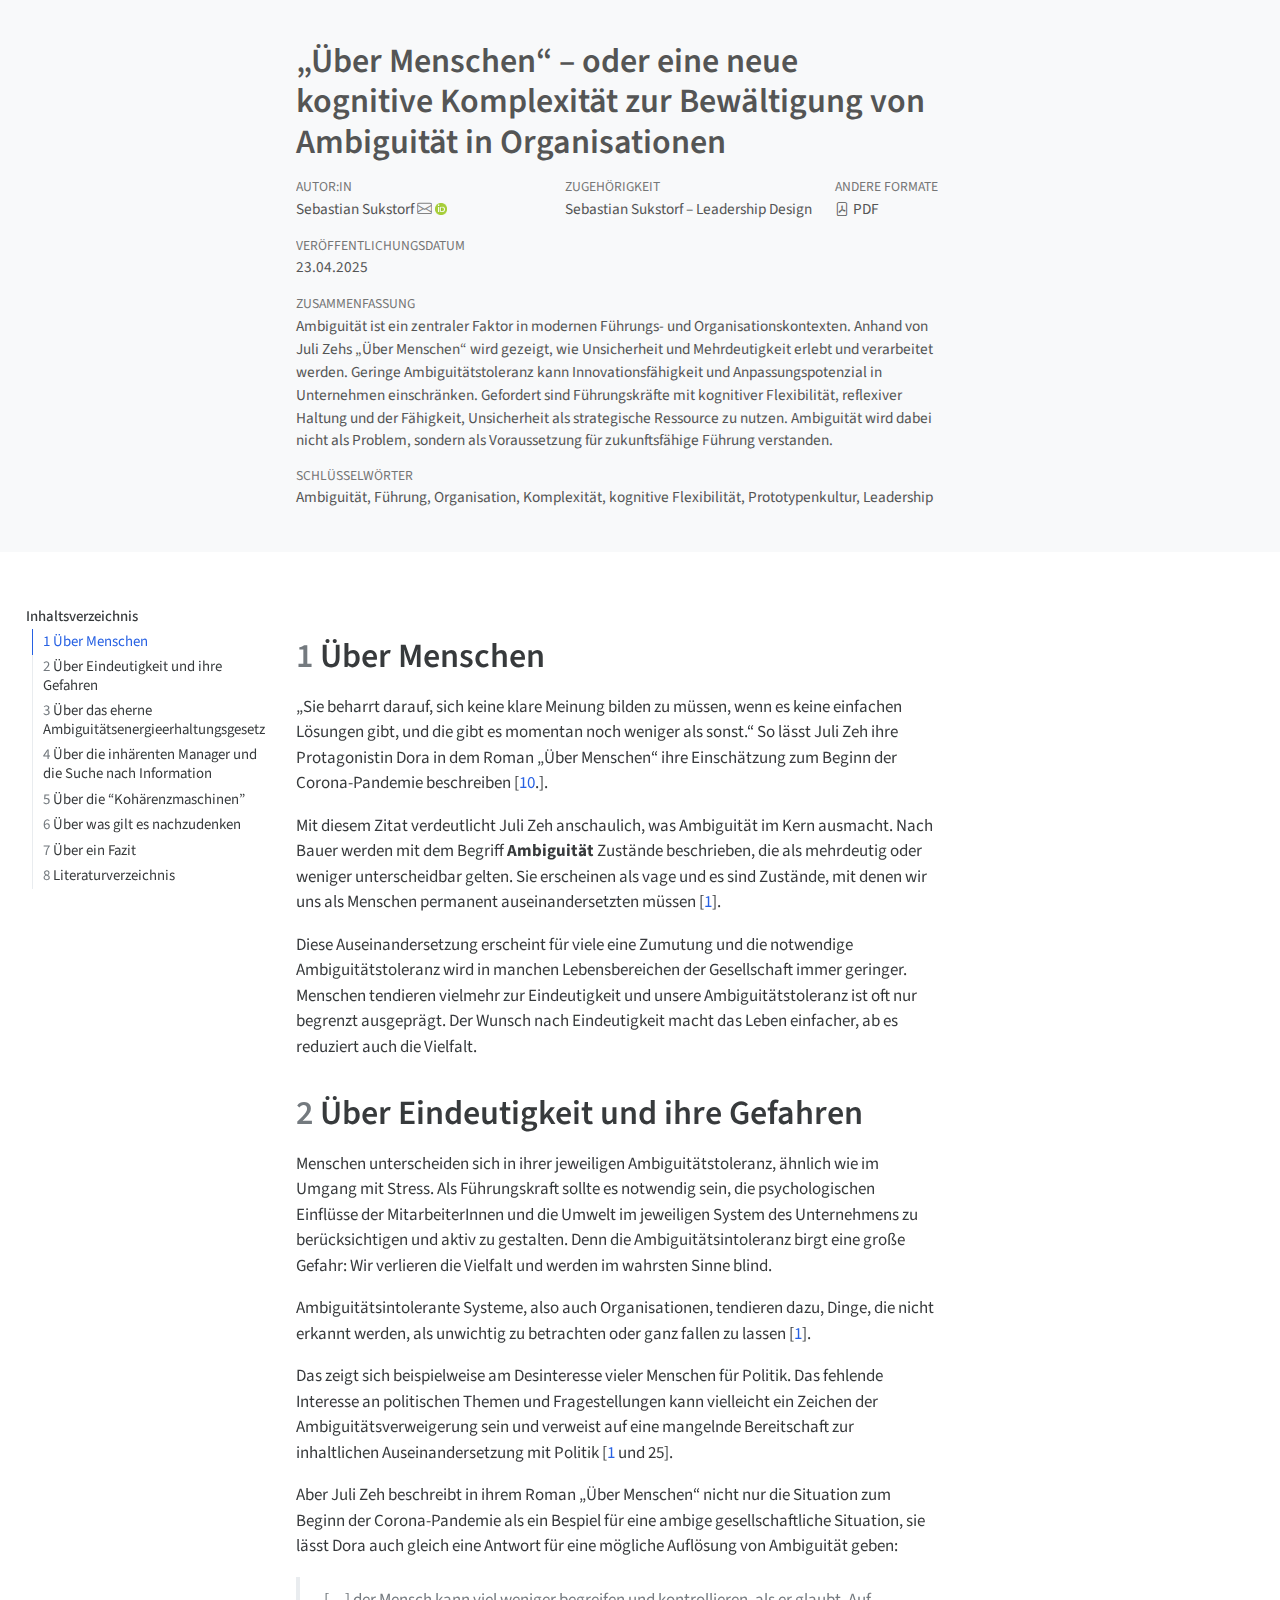
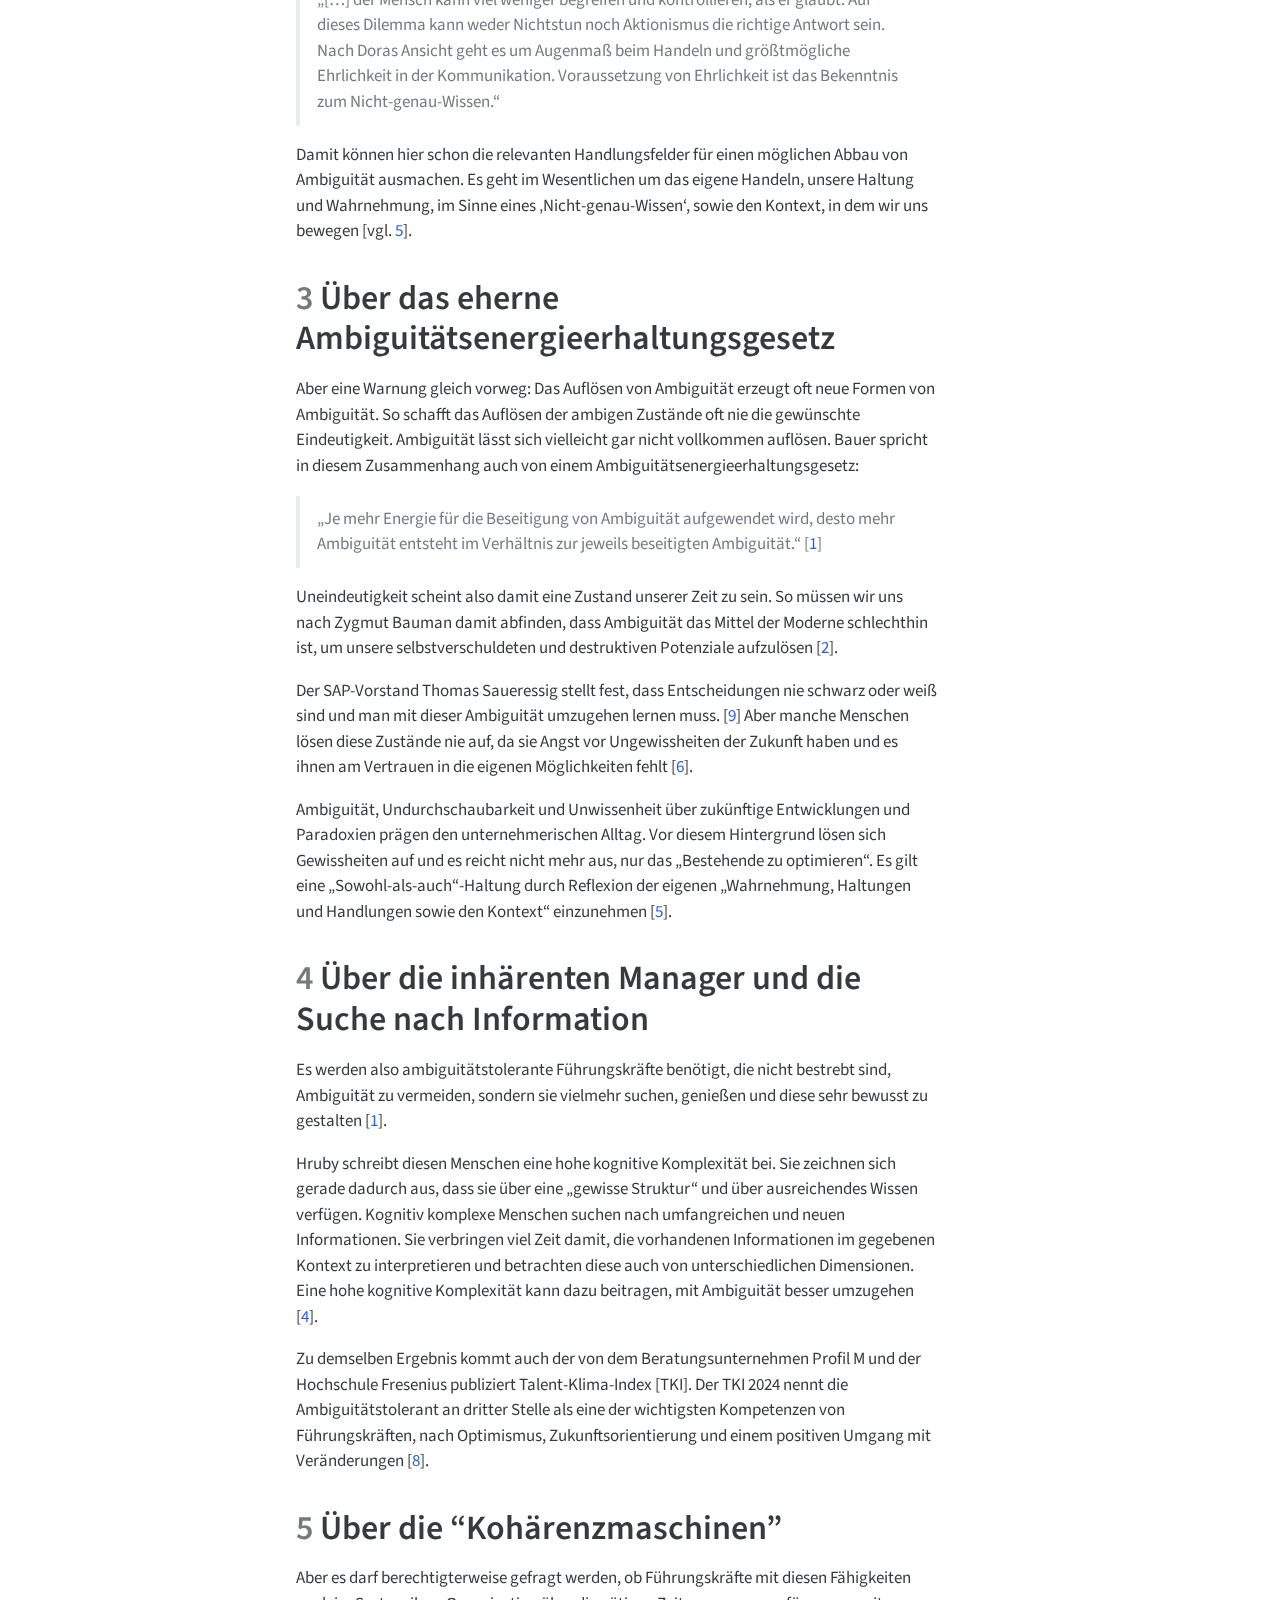
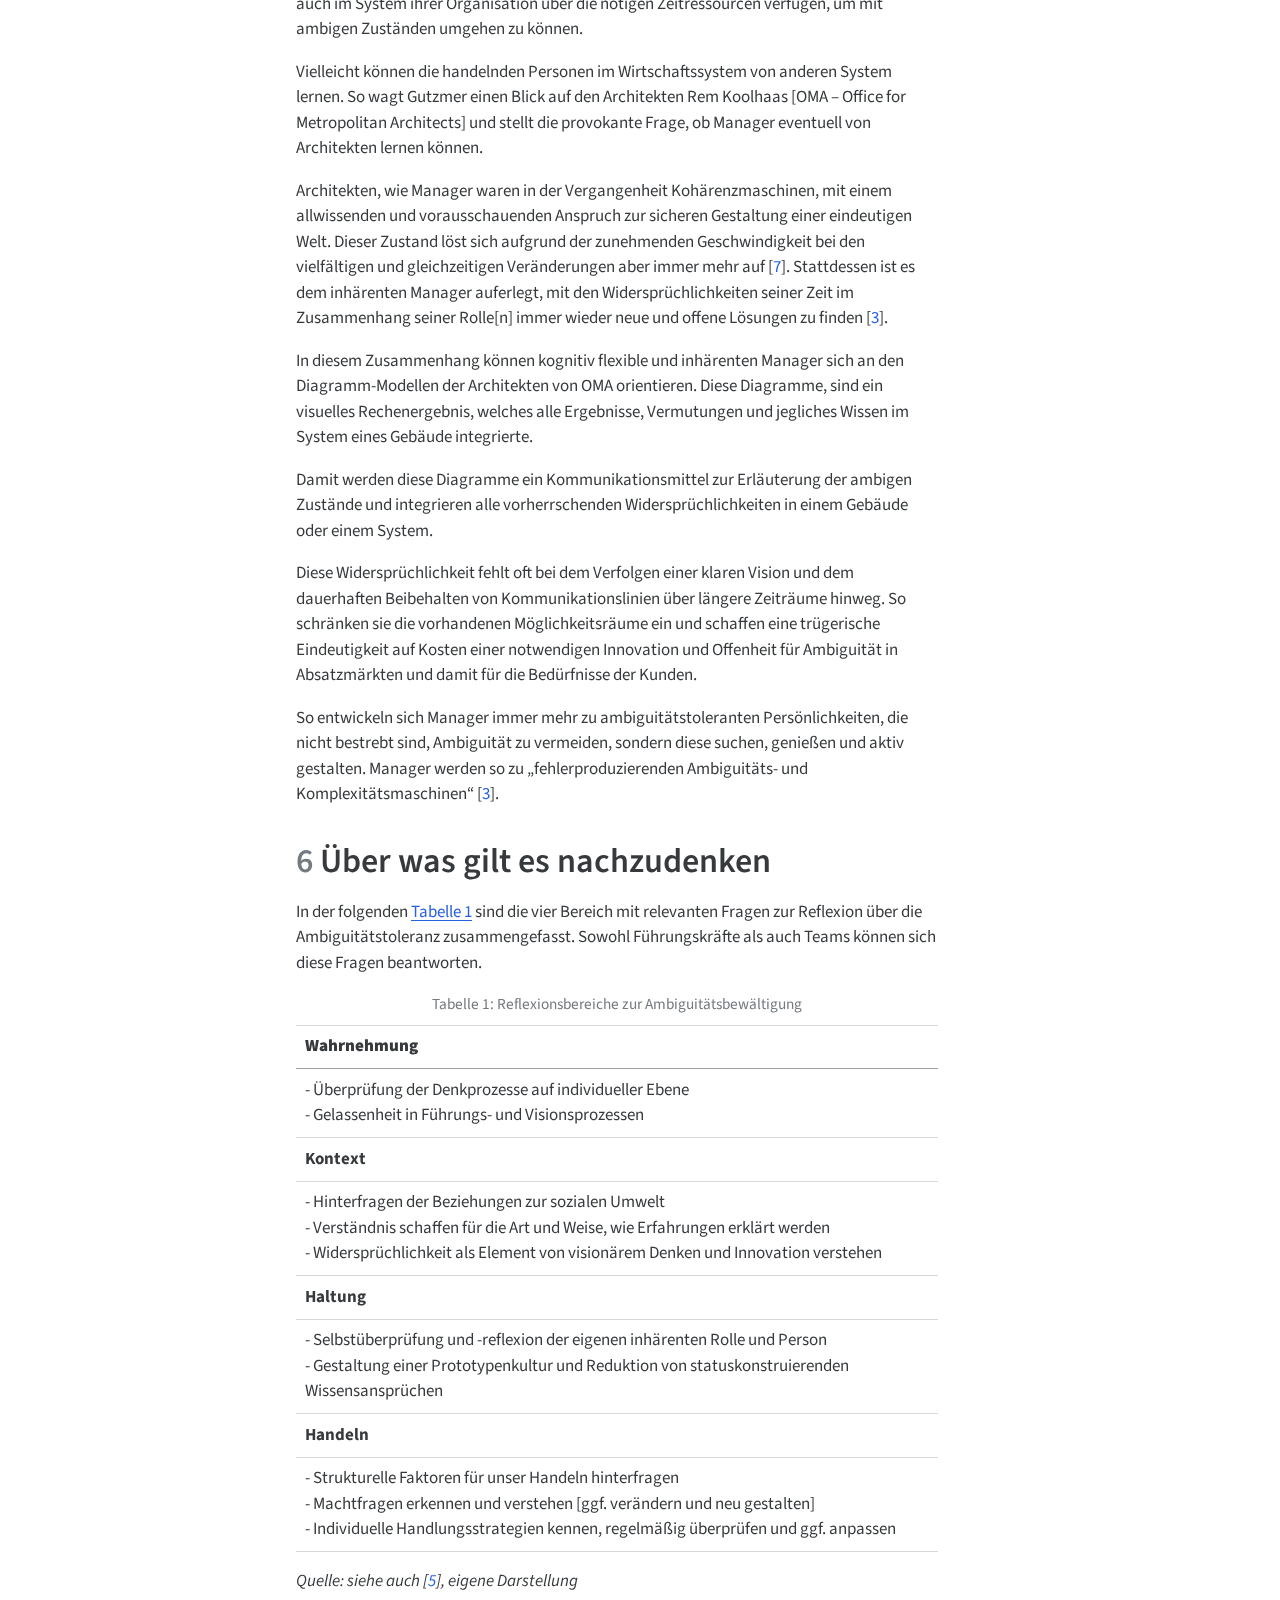
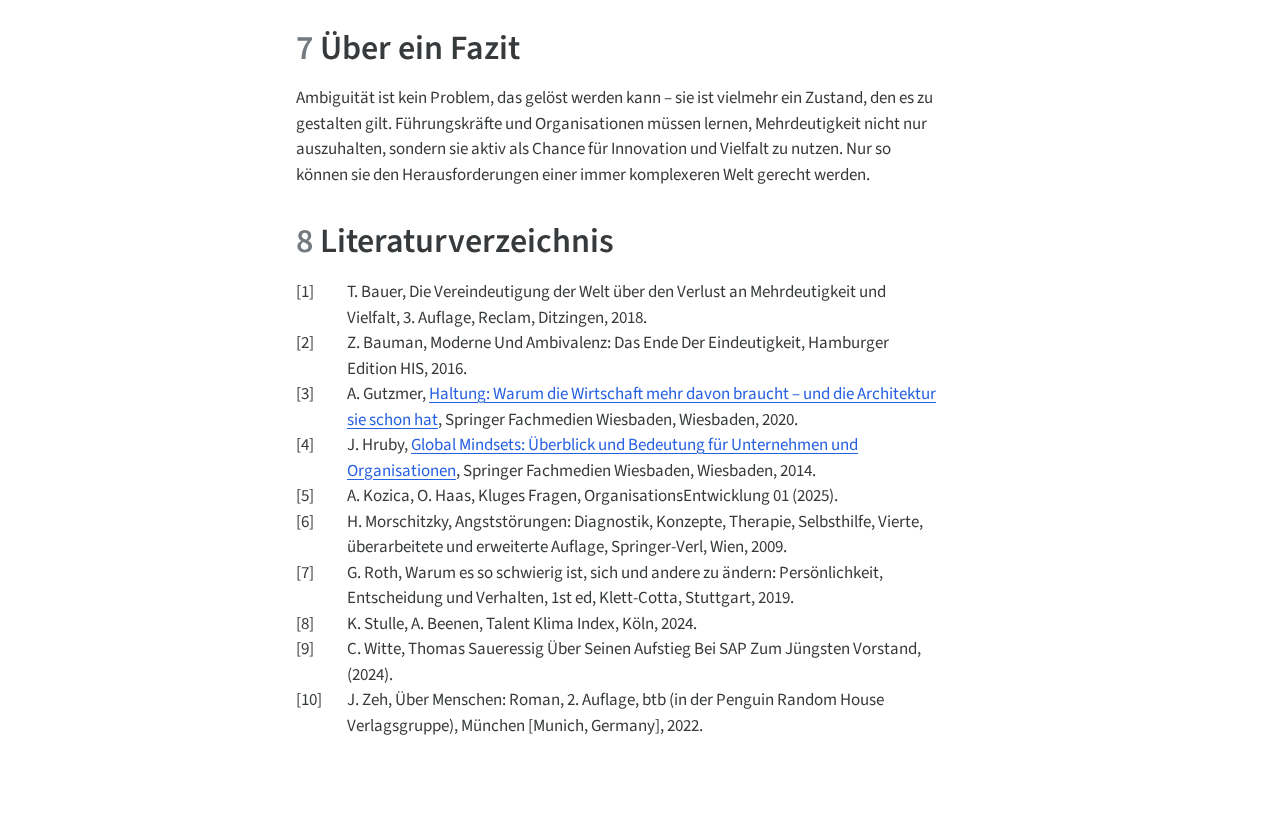
<file: _manuscript/index.html>
<!DOCTYPE html>
<html xmlns="http://www.w3.org/1999/xhtml" lang="de" xml:lang="de"><head>

<meta charset="utf-8">
<meta name="generator" content="quarto-1.7.24">

<meta name="viewport" content="width=device-width, initial-scale=1.0, user-scalable=yes">

<meta name="author" content="Sebastian Sukstorf">
<meta name="keywords" content="Ambiguität, Führung, Organisation, Komplexität, kognitive Flexibilität, Prototypenkultur, Leadership">

<title>„Über Menschen“ – oder eine neue kognitive Komplexität zur Bewältigung von Ambiguität in Organisationen</title>
<style>
code{white-space: pre-wrap;}
span.smallcaps{font-variant: small-caps;}
div.columns{display: flex; gap: min(4vw, 1.5em);}
div.column{flex: auto; overflow-x: auto;}
div.hanging-indent{margin-left: 1.5em; text-indent: -1.5em;}
ul.task-list{list-style: none;}
ul.task-list li input[type="checkbox"] {
  width: 0.8em;
  margin: 0 0.8em 0.2em -1em; /* quarto-specific, see https://github.com/quarto-dev/quarto-cli/issues/4556 */ 
  vertical-align: middle;
}
/* CSS for citations */
div.csl-bib-body { }
div.csl-entry {
  clear: both;
  margin-bottom: 0em;
}
.hanging-indent div.csl-entry {
  margin-left:2em;
  text-indent:-2em;
}
div.csl-left-margin {
  min-width:2em;
  float:left;
}
div.csl-right-inline {
  margin-left:2em;
  padding-left:1em;
}
div.csl-indent {
  margin-left: 2em;
}</style>


<script src="site_libs/clipboard/clipboard.min.js"></script>
<script src="site_libs/quarto-html/quarto.js" type="module"></script>
<script src="site_libs/quarto-html/tabsets/tabsets.js" type="module"></script>
<script src="site_libs/quarto-html/popper.min.js"></script>
<script src="site_libs/quarto-html/tippy.umd.min.js"></script>
<script src="site_libs/quarto-html/anchor.min.js"></script>
<link href="site_libs/quarto-html/tippy.css" rel="stylesheet">
<link href="site_libs/quarto-html/quarto-syntax-highlighting-a37c72dd2dbac68997fcdc15a3622e78.css" rel="stylesheet" id="quarto-text-highlighting-styles">
<script src="site_libs/bootstrap/bootstrap.min.js"></script>
<link href="site_libs/bootstrap/bootstrap-icons.css" rel="stylesheet">
<link href="site_libs/bootstrap/bootstrap-8a894fcc3cb5e37eb5bf30def131be2f.min.css" rel="stylesheet" append-hash="true" id="quarto-bootstrap" data-mode="light">
<script async="" src="https://hypothes.is/embed.js"></script>
<script>
  window.document.addEventListener("DOMContentLoaded", function (_event) {
    document.body.classList.add('hypothesis-enabled');
  });
</script>


<meta name="citation_title" content="„Über Menschen“ – oder eine neue kognitive Komplexität zur Bewältigung von Ambiguität in Organisationen">
<meta name="citation_abstract" content="Ambiguität ist ein zentraler Faktor in modernen Führungs- und Organisationskontexten. Anhand von Juli Zehs „Über Menschen“ wird gezeigt, wie Unsicherheit und Mehrdeutigkeit erlebt und verarbeitet werden. Geringe Ambiguitätstoleranz kann Innovationsfähigkeit und Anpassungspotenzial in Unternehmen einschränken. Gefordert sind Führungskräfte mit kognitiver Flexibilität, reflexiver Haltung und der Fähigkeit, Unsicherheit als strategische Ressource zu nutzen. Ambiguität wird dabei nicht als Problem, sondern als Voraussetzung für zukunftsfähige Führung verstanden.
">
<meta name="citation_keywords" content="Ambiguität,Führung,Organisation,Komplexität,kognitive Flexibilität,Prototypenkultur,Leadership">
<meta name="citation_author" content="Sebastian Sukstorf">
<meta name="citation_publication_date" content="NaN-NaN-NaN">
<meta name="citation_cover_date" content="NaN-NaN-NaN">
<meta name="citation_year" content="NaN">
<meta name="citation_online_date" content="NaN-NaN-NaN">
<meta name="citation_language" content="de">
<meta name="citation_reference" content="citation_title=Die Vereindeutigung der Welt über den Verlust an Mehrdeutigkeit und Vielfalt;,citation_author=Thomas Bauer;,citation_publication_date=2018;,citation_cover_date=2018;,citation_year=2018;,citation_isbn=978-3-15-019492-8;,citation_language=de-DE;">
<meta name="citation_reference" content="citation_title=Moderne und ambivalenz: Das Ende der Eindeutigkeit;,citation_author=Zygmunt Bauman;,citation_publication_date=2016;,citation_cover_date=2016;,citation_year=2016;">
<meta name="citation_reference" content="citation_title=Haltung: Warum die Wirtschaft mehr davon braucht – und die Architektur sie schon hat;,citation_author=Alexander Gutzmer;,citation_publication_date=2020;,citation_cover_date=2020;,citation_year=2020;,citation_doi=10.1007/978-3-658-30287-0;,citation_isbn=978-3-658-30286-3 978-3-658-30287-0;,citation_language=de-DE;">
<meta name="citation_reference" content="citation_title=Global Mindsets: Überblick und Bedeutung für Unternehmen und Organisationen;,citation_author=Jörg Hruby;,citation_publication_date=2014;,citation_cover_date=2014;,citation_year=2014;,citation_doi=10.1007/978-3-658-06052-7;,citation_isbn=978-3-658-06051-0 978-3-658-06052-7;,citation_language=de-DE;,citation_series_title=essentials;">
<meta name="citation_reference" content="citation_title=Kluges Fragen;,citation_abstract=In Zeiten kontinuierlichen Wandels steigt der Wunsch nach Orientierung. Das gilt für Gesellschaften wie für Organisationen. Dafür ist es jedoch nötig, aus dem täglichen Handeln auszusteigen und innezuhalten. Nicht selten wird jedoch entschleunigen als langsam sein fehlinterpretiert. Das führt dazu, dass wir nicht nur vor lauter Bäumen den Wald nicht mehr sehen, sondern uns immer […];,citation_author=Arjan Kozica;,citation_author=Oliver Haas;,citation_publication_date=2025;,citation_cover_date=2025;,citation_year=2025;,citation_volume=01;,citation_language=de-DE;,citation_journal_title=OrganisationsEntwicklung;">
<meta name="citation_reference" content="citation_title=Angststörungen: Diagnostik, Konzepte, Therapie, Selbsthilfe;,citation_author=Hans Morschitzky;,citation_publication_date=2009;,citation_cover_date=2009;,citation_year=2009;,citation_isbn=978-3-211-09449-5 978-3-211-09448-8;,citation_language=de-DE;">
<meta name="citation_reference" content="citation_title=Warum es so schwierig ist, sich und andere zu ändern: Persönlichkeit, Entscheidung und Verhalten;,citation_author=Gerhard Roth;,citation_publication_date=2019;,citation_cover_date=2019;,citation_year=2019;,citation_isbn=978-3-608-96456-1 978-3-608-19185-1;,citation_language=de-DE;">
<meta name="citation_reference" content="citation_title=Talent Klima Index;,citation_author=Klaus Stulle;,citation_author=Anja Beenen;,citation_publication_date=2024;,citation_cover_date=2024;,citation_year=2024;,citation_technical_report_number=1. Halbjahr 2024;">
<meta name="citation_reference" content="citation_title=Thomas Saueressig Über seinen Aufstieg bei SAP zum jüngsten Vorstand;,citation_author=Claudia Witte;,citation_publication_date=2024;,citation_cover_date=2024;,citation_year=2024;">
<meta name="citation_reference" content="citation_title=Über Menschen: Roman;,citation_abstract=&amp;amp;amp;quot;Dora ist mit ihrer kleinen Hündin aufs Land gezogen. Sie brauchte dringend einen Tapetenwechsel, mehr Freiheit, Raum zum Atmen. Aber ganz so idyllisch wie gedacht ist Bracken, das kleine Dorf im brandenburgischen Nirgendwo, nicht. In Doras Haus gibt es noch keine Möbel, der Garten gleicht einer Wildnis, und die Busverbindung in die Kreisstadt ist ein Witz. Vor allem aber verbirgt sich hinter der hohen Gartenmauer ein Nachbar, der mit kahlrasiertem Kopf und rechten Sprüchen sämtlichen Vorurteilen zu entsprechen scheint. Geflohen vor dem Lockdown in der Grossstadt muss Dora sich fragen, was sie in dieser anarchischen Leere sucht.... &amp;quot; – adapted from publisher’s description;,citation_author=Juli Zeh;,citation_publication_date=2022;,citation_cover_date=2022;,citation_year=2022;,citation_isbn=978-3-442-77219-3;,citation_language=de-DE;">
</head>

<body class="quarto-light">

<header id="title-block-header" class="quarto-title-block default toc-left page-columns page-full">
  <div class="quarto-title-banner page-columns page-full">
    <div class="quarto-title column-body">
      <h1 class="title">„Über Menschen“ – oder eine neue kognitive Komplexität zur Bewältigung von Ambiguität in Organisationen</h1>
          </div>

    
    <div class="quarto-title-meta-container">
      <div class="quarto-title-meta-column-start">
            <div class="quarto-title-meta-author">
          <div class="quarto-title-meta-heading">Autor:in</div>
          <div class="quarto-title-meta-heading">Zugehörigkeit</div>
          
                <div class="quarto-title-meta-contents">
            <p class="author">Sebastian Sukstorf <a href="mailto:info@sebastian.sukstorf.de" class="quarto-title-author-email"><i class="bi bi-envelope"></i></a> <a href="https://orcid.org/0000-0002-1538-5658" class="quarto-title-author-orcid"> <img src="[data-uri]"></a></p>
          </div>
                <div class="quarto-title-meta-contents">
                    <p class="affiliation">
                        Sebastian Sukstorf – Leadership Design
                      </p>
                  </div>
                    </div>
        
        <div class="quarto-title-meta">

                      
                <div>
            <div class="quarto-title-meta-heading">Veröffentlichungsdatum</div>
            <div class="quarto-title-meta-contents">
              <p class="date">23.04.2025</p>
            </div>
          </div>
          
                
              </div>
      </div>
      <div class="quarto-title-meta-column-end quarto-other-formats-target">
      <div class="quarto-alternate-formats"><div class="quarto-title-meta-heading">Andere Formate</div><div class="quarto-title-meta-contents"><p><a href="index.pdf"><i class="bi bi-file-pdf"></i>PDF</a></p></div></div></div>
    </div>

    <div>
      <div class="abstract">
        <div class="block-title">Zusammenfassung</div>
        <p>Ambiguität ist ein zentraler Faktor in modernen Führungs- und Organisationskontexten. Anhand von Juli Zehs „Über Menschen“ wird gezeigt, wie Unsicherheit und Mehrdeutigkeit erlebt und verarbeitet werden. Geringe Ambiguitätstoleranz kann Innovationsfähigkeit und Anpassungspotenzial in Unternehmen einschränken. Gefordert sind Führungskräfte mit kognitiver Flexibilität, reflexiver Haltung und der Fähigkeit, Unsicherheit als strategische Ressource zu nutzen. Ambiguität wird dabei nicht als Problem, sondern als Voraussetzung für zukunftsfähige Führung verstanden.</p>
      </div>
    </div>

    <div>
      <div class="keywords">
        <div class="block-title">Schlüsselwörter</div>
        <p>Ambiguität, Führung, Organisation, Komplexität, kognitive Flexibilität, Prototypenkultur, Leadership</p>
      </div>
    </div>

    <div class="quarto-other-links-text-target">
    </div>  </div>
</header><div id="quarto-content" class="page-columns page-rows-contents page-layout-article toc-left">
<div id="quarto-sidebar-toc-left" class="sidebar toc-left">
  <nav id="TOC" role="doc-toc" class="toc-active">
    <h2 id="toc-title">Inhaltsverzeichnis</h2>
   
  <ul>
  <li><a href="#über-menschen" id="toc-über-menschen" class="nav-link active" data-scroll-target="#über-menschen"><span class="header-section-number">1</span> Über Menschen</a></li>
  <li><a href="#über-eindeutigkeit-und-ihre-gefahren" id="toc-über-eindeutigkeit-und-ihre-gefahren" class="nav-link" data-scroll-target="#über-eindeutigkeit-und-ihre-gefahren"><span class="header-section-number">2</span> Über Eindeutigkeit und ihre Gefahren</a></li>
  <li><a href="#über-das-eherne-ambiguitätsenergieerhaltungsgesetz" id="toc-über-das-eherne-ambiguitätsenergieerhaltungsgesetz" class="nav-link" data-scroll-target="#über-das-eherne-ambiguitätsenergieerhaltungsgesetz"><span class="header-section-number">3</span> Über das eherne Ambiguitätsenergieerhaltungsgesetz</a></li>
  <li><a href="#über-die-inhärenten-manager-und-die-suche-nach-information" id="toc-über-die-inhärenten-manager-und-die-suche-nach-information" class="nav-link" data-scroll-target="#über-die-inhärenten-manager-und-die-suche-nach-information"><span class="header-section-number">4</span> Über die inhärenten Manager und die Suche nach Information</a></li>
  <li><a href="#über-die-kohärenzmaschinen" id="toc-über-die-kohärenzmaschinen" class="nav-link" data-scroll-target="#über-die-kohärenzmaschinen"><span class="header-section-number">5</span> Über die “Kohärenzmaschinen”</a></li>
  <li><a href="#über-was-gilt-es-nachzudenken" id="toc-über-was-gilt-es-nachzudenken" class="nav-link" data-scroll-target="#über-was-gilt-es-nachzudenken"><span class="header-section-number">6</span> Über was gilt es nachzudenken</a></li>
  <li><a href="#über-ein-fazit" id="toc-über-ein-fazit" class="nav-link" data-scroll-target="#über-ein-fazit"><span class="header-section-number">7</span> Über ein Fazit</a></li>
  <li><a href="#literaturverzeichnis" id="toc-literaturverzeichnis" class="nav-link" data-scroll-target="#literaturverzeichnis"><span class="header-section-number">8</span> Literaturverzeichnis</a></li>
  </ul>
</nav>
</div>
<div id="quarto-margin-sidebar" class="sidebar margin-sidebar zindex-bottom">
</div>
<main class="content quarto-banner-title-block" id="quarto-document-content">



  


<section id="über-menschen" class="level1" data-number="1">
<h1 data-number="1"><span class="header-section-number">1</span> Über Menschen</h1>
<p>„Sie beharrt darauf, sich keine klare Meinung bilden zu müssen, wenn es keine einfachen Lösungen gibt, und die gibt es momentan noch weniger als sonst.“ So lässt Juli Zeh ihre Protagonistin Dora in dem Roman „Über Menschen“ ihre Einschätzung zum Beginn der Corona-Pandemie beschreiben <span class="citation" data-cites="zeh2022">[<a href="#ref-zeh2022" role="doc-biblioref">10</a>.]</span>.</p>
<p>Mit diesem Zitat verdeutlicht Juli Zeh anschaulich, was Ambiguität im Kern ausmacht. Nach Bauer werden mit dem Begriff <strong>Ambiguität</strong> Zustände beschrieben, die als mehrdeutig oder weniger unterscheidbar gelten. Sie erscheinen als vage und es sind Zustände, mit denen wir uns als Menschen permanent auseinandersetzten müssen <span class="citation" data-cites="bauer2018">[<a href="#ref-bauer2018" role="doc-biblioref">1</a>]</span>.</p>
<p>Diese Auseinandersetzung erscheint für viele eine Zumutung und die notwendige Ambiguitätstoleranz wird in manchen Lebensbereichen der Gesellschaft immer geringer. Menschen tendieren vielmehr zur Eindeutigkeit und unsere Ambiguitätstoleranz ist oft nur begrenzt ausgeprägt. Der Wunsch nach Eindeutigkeit macht das Leben einfacher, ab es reduziert auch die Vielfalt.</p>
</section>
<section id="über-eindeutigkeit-und-ihre-gefahren" class="level1" data-number="2">
<h1 data-number="2"><span class="header-section-number">2</span> Über Eindeutigkeit und ihre Gefahren</h1>
<p>Menschen unterscheiden sich in ihrer jeweiligen Ambiguitätstoleranz, ähnlich wie im Umgang mit Stress. Als Führungskraft sollte es notwendig sein, die psychologischen Einflüsse der MitarbeiterInnen und die Umwelt im jeweiligen System des Unternehmens zu berücksichtigen und aktiv zu gestalten. Denn die Ambiguitätsintoleranz birgt eine große Gefahr: Wir verlieren die Vielfalt und werden im wahrsten Sinne blind.</p>
<p>Ambiguitätsintolerante Systeme, also auch Organisationen, tendieren dazu, Dinge, die nicht erkannt werden, als unwichtig zu betrachten oder ganz fallen zu lassen <span class="citation" data-cites="bauer2018">[<a href="#ref-bauer2018" role="doc-biblioref">1</a>]</span>.</p>
<p>Das zeigt sich beispielweise am Desinteresse vieler Menschen für Politik. Das fehlende Interesse an politischen Themen und Fragestellungen kann vielleicht ein Zeichen der Ambiguitätsverweigerung sein und verweist auf eine mangelnde Bereitschaft zur inhaltlichen Auseinandersetzung mit Politik <span class="citation" data-cites="bauer2018">[<a href="#ref-bauer2018" role="doc-biblioref">1</a> und 25]</span>.</p>
<p>Aber Juli Zeh beschreibt in ihrem Roman „Über Menschen“ nicht nur die Situation zum Beginn der Corona-Pandemie als ein Bespiel für eine ambige gesellschaftliche Situation, sie lässt Dora auch gleich eine Antwort für eine mögliche Auflösung von Ambiguität geben:</p>
<blockquote class="blockquote">
<p>„[…] der Mensch kann viel weniger begreifen und kontrollieren, als er glaubt. Auf dieses Dilemma kann weder Nichtstun noch Aktionismus die richtige Antwort sein. Nach Doras Ansicht geht es um Augenmaß beim Handeln und größtmögliche Ehrlichkeit in der Kommunikation. Voraussetzung von Ehrlichkeit ist das Bekenntnis zum Nicht-genau-Wissen.“</p>
</blockquote>
<p>Damit können hier schon die relevanten Handlungsfelder für einen möglichen Abbau von Ambiguität ausmachen. Es geht im Wesentlichen um das eigene Handeln, unsere Haltung und Wahrnehmung, im Sinne eines ‚Nicht-genau-Wissen‘, sowie den Kontext, in dem wir uns bewegen <span class="citation" data-cites="kozica2025">[vgl. <a href="#ref-kozica2025" role="doc-biblioref">5</a>]</span>.</p>
</section>
<section id="über-das-eherne-ambiguitätsenergieerhaltungsgesetz" class="level1" data-number="3">
<h1 data-number="3"><span class="header-section-number">3</span> Über das eherne Ambiguitätsenergieerhaltungsgesetz</h1>
<p>Aber eine Warnung gleich vorweg: Das Auflösen von Ambiguität erzeugt oft neue Formen von Ambiguität. So schafft das Auflösen der ambigen Zustände oft nie die gewünschte Eindeutigkeit. Ambiguität lässt sich vielleicht gar nicht vollkommen auflösen. Bauer spricht in diesem Zusammenhang auch von einem Ambiguitätsenergieerhaltungsgesetz:</p>
<blockquote class="blockquote">
<p>„Je mehr Energie für die Beseitigung von Ambiguität aufgewendet wird, desto mehr Ambiguität entsteht im Verhältnis zur jeweils beseitigten Ambiguität.“ <span class="citation" data-cites="bauer2018">[<a href="#ref-bauer2018" role="doc-biblioref">1</a>]</span></p>
</blockquote>
<p>Uneindeutigkeit scheint also damit eine Zustand unserer Zeit zu sein. So müssen wir uns nach Zygmut Bauman damit abfinden, dass Ambiguität das Mittel der Moderne schlechthin ist, um unsere selbstverschuldeten und destruktiven Potenziale aufzulösen <span class="citation" data-cites="bauman2016">[<a href="#ref-bauman2016" role="doc-biblioref">2</a>]</span>.</p>
<p>Der SAP-Vorstand Thomas Saueressig stellt fest, dass Entscheidungen nie schwarz oder weiß sind und man mit dieser Ambiguität umzugehen lernen muss. <span class="citation" data-cites="witte2024">[<a href="#ref-witte2024" role="doc-biblioref">9</a>]</span> Aber manche Menschen lösen diese Zustände nie auf, da sie Angst vor Ungewissheiten der Zukunft haben und es ihnen am Vertrauen in die eigenen Möglichkeiten fehlt <span class="citation" data-cites="morschitzky2009">[<a href="#ref-morschitzky2009" role="doc-biblioref">6</a>]</span>.</p>
<p>Ambiguität, Undurchschaubarkeit und Unwissenheit über zukünftige Entwicklungen und Paradoxien prägen den unternehmerischen Alltag. Vor diesem Hintergrund lösen sich Gewissheiten auf und es reicht nicht mehr aus, nur das „Bestehende zu optimieren“. Es gilt eine „Sowohl-als-auch“-Haltung durch Reflexion der eigenen „Wahrnehmung, Haltungen und Handlungen sowie den Kontext“ einzunehmen <span class="citation" data-cites="kozica2025">[<a href="#ref-kozica2025" role="doc-biblioref">5</a>]</span>.</p>
</section>
<section id="über-die-inhärenten-manager-und-die-suche-nach-information" class="level1" data-number="4">
<h1 data-number="4"><span class="header-section-number">4</span> Über die inhärenten Manager und die Suche nach Information</h1>
<p>Es werden also ambiguitätstolerante Führungskräfte benötigt, die nicht bestrebt sind, Ambiguität zu vermeiden, sondern sie vielmehr suchen, genießen und diese sehr bewusst zu gestalten <span class="citation" data-cites="bauer2018">[<a href="#ref-bauer2018" role="doc-biblioref">1</a>]</span>.</p>
<p>Hruby schreibt diesen Menschen eine hohe kognitive Komplexität bei. Sie zeichnen sich gerade dadurch aus, dass sie über eine „gewisse Struktur“ und über ausreichendes Wissen verfügen. Kognitiv komplexe Menschen suchen nach umfangreichen und neuen Informationen. Sie verbringen viel Zeit damit, die vorhandenen Informationen im gegebenen Kontext zu interpretieren und betrachten diese auch von unterschiedlichen Dimensionen. Eine hohe kognitive Komplexität kann dazu beitragen, mit Ambiguität besser umzugehen <span class="citation" data-cites="hruby2014">[<a href="#ref-hruby2014" role="doc-biblioref">4</a>]</span>.</p>
<p>Zu demselben Ergebnis kommt auch der von dem Beratungsunternehmen Profil M und der Hochschule Fresenius publiziert Talent-Klima-Index [TKI]. Der TKI 2024 nennt die Ambiguitätstolerant an dritter Stelle als eine der wichtigsten Kompetenzen von Führungskräften, nach Optimismus, Zukunftsorientierung und einem positiven Umgang mit Veränderungen <span class="citation" data-cites="stulle2024">[<a href="#ref-stulle2024" role="doc-biblioref">8</a>]</span>.</p>
</section>
<section id="über-die-kohärenzmaschinen" class="level1" data-number="5">
<h1 data-number="5"><span class="header-section-number">5</span> Über die “Kohärenzmaschinen”</h1>
<p>Aber es darf berechtigterweise gefragt werden, ob Führungskräfte mit diesen Fähigkeiten auch im System ihrer Organisation über die nötigen Zeitressourcen verfügen, um mit ambigen Zuständen umgehen zu können.</p>
<p>Vielleicht können die handelnden Personen im Wirtschaftssystem von anderen System lernen. So wagt Gutzmer einen Blick auf den Architekten Rem Koolhaas [OMA – Office for Metropolitan Architects] und stellt die provokante Frage, ob Manager eventuell von Architekten lernen können.</p>
<p>Architekten, wie Manager waren in der Vergangenheit Kohärenzmaschinen, mit einem allwissenden und vorausschauenden Anspruch zur sicheren Gestaltung einer eindeutigen Welt. Dieser Zustand löst sich aufgrund der zunehmenden Geschwindigkeit bei den vielfältigen und gleichzeitigen Veränderungen aber immer mehr auf <span class="citation" data-cites="roth2019">[<a href="#ref-roth2019" role="doc-biblioref">7</a>]</span>. Stattdessen ist es dem inhärenten Manager auferlegt, mit den Widersprüchlichkeiten seiner Zeit im Zusammenhang seiner Rolle[n] immer wieder neue und offene Lösungen zu finden <span class="citation" data-cites="gutzmer2020">[<a href="#ref-gutzmer2020" role="doc-biblioref">3</a>]</span>.</p>
<p>In diesem Zusammenhang können kognitiv flexible und inhärenten Manager sich an den Diagramm-Modellen der Architekten von OMA orientieren. Diese Diagramme, sind ein visuelles Rechenergebnis, welches alle Ergebnisse, Vermutungen und jegliches Wissen im System eines Gebäude integrierte.</p>
<p>Damit werden diese Diagramme ein Kommunikationsmittel zur Erläuterung der ambigen Zustände und integrieren alle vorherrschenden Widersprüchlichkeiten in einem Gebäude oder einem System.</p>
<p>Diese Widersprüchlichkeit fehlt oft bei dem Verfolgen einer klaren Vision und dem dauerhaften Beibehalten von Kommunikationslinien über längere Zeiträume hinweg. So schränken sie die vorhandenen Möglichkeitsräume ein und schaffen eine trügerische Eindeutigkeit auf Kosten einer notwendigen Innovation und Offenheit für Ambiguität in Absatzmärkten und damit für die Bedürfnisse der Kunden.</p>
<p>So entwickeln sich Manager immer mehr zu ambiguitätstoleranten Persönlichkeiten, die nicht bestrebt sind, Ambiguität zu vermeiden, sondern diese suchen, genießen und aktiv gestalten. Manager werden so zu „fehlerproduzierenden Ambiguitäts- und Komplexitätsmaschinen“ <span class="citation" data-cites="gutzmer2020">[<a href="#ref-gutzmer2020" role="doc-biblioref">3</a>]</span>.</p>
</section>
<section id="über-was-gilt-es-nachzudenken" class="level1" data-number="6">
<h1 data-number="6"><span class="header-section-number">6</span> Über was gilt es nachzudenken</h1>
<p>In der folgenden <a href="#tbl-ref" class="quarto-xref">Tabelle&nbsp;1</a> sind die vier Bereich mit relevanten Fragen zur Reflexion über die Ambiguitätstoleranz zusammengefasst. Sowohl Führungskräfte als auch Teams können sich diese Fragen beantworten.</p>
<div id="tbl-ref" class="quarto-float quarto-figure quarto-figure-center anchored">
<figure class="quarto-float quarto-float-tbl figure">
<figcaption class="quarto-float-caption-top quarto-float-caption quarto-float-tbl" id="tbl-ref-caption-0ceaefa1-69ba-4598-a22c-09a6ac19f8ca">
Tabelle&nbsp;1: Reflexionsbereiche zur Ambiguitätsbewältigung
</figcaption>
<div aria-describedby="tbl-ref-caption-0ceaefa1-69ba-4598-a22c-09a6ac19f8ca">
<table class="caption-top table">
<colgroup>
<col style="width: 100%">
</colgroup>
<thead>
<tr class="header">
<th style="text-align: left;"><strong>Wahrnehmung</strong></th>
</tr>
</thead>
<tbody>
<tr class="odd">
<td style="text-align: left;">- Überprüfung der Denkprozesse auf individueller Ebene<br>- Gelassenheit in Führungs- und Visionsprozessen</td>
</tr>
<tr class="even">
<td style="text-align: left;"><strong>Kontext</strong></td>
</tr>
<tr class="odd">
<td style="text-align: left;">- Hinterfragen der Beziehungen zur sozialen Umwelt<br>- Verständnis schaffen für die Art und Weise, wie Erfahrungen erklärt werden<br>- Widersprüchlichkeit als Element von visionärem Denken und Innovation verstehen</td>
</tr>
<tr class="even">
<td style="text-align: left;"><strong>Haltung</strong></td>
</tr>
<tr class="odd">
<td style="text-align: left;">- Selbstüberprüfung und -reflexion der eigenen inhärenten Rolle und Person<br>- Gestaltung einer Prototypenkultur und Reduktion von statuskonstruierenden Wissensansprüchen</td>
</tr>
<tr class="even">
<td style="text-align: left;"><strong>Handeln</strong></td>
</tr>
<tr class="odd">
<td style="text-align: left;">- Strukturelle Faktoren für unser Handeln hinterfragen<br>- Machtfragen erkennen und verstehen [ggf. verändern und neu gestalten]<br>- Individuelle Handlungsstrategien kennen, regelmäßig überprüfen und ggf. anpassen</td>
</tr>
</tbody>
</table>
</div>
</figure>
</div>
<p><em>Quelle: siehe auch <span class="citation" data-cites="kozica2025">[<a href="#ref-kozica2025" role="doc-biblioref">5</a>]</span>, eigene Darstellung</em></p>
</section>
<section id="über-ein-fazit" class="level1" data-number="7">
<h1 data-number="7"><span class="header-section-number">7</span> Über ein Fazit</h1>
<p>Ambiguität ist kein Problem, das gelöst werden kann – sie ist vielmehr ein Zustand, den es zu gestalten gilt. Führungskräfte und Organisationen müssen lernen, Mehrdeutigkeit nicht nur auszuhalten, sondern sie aktiv als Chance für Innovation und Vielfalt zu nutzen. Nur so können sie den Herausforderungen einer immer komplexeren Welt gerecht werden.</p>
</section>
<section id="literaturverzeichnis" class="level1" data-number="8">
<h1 data-number="8"><span class="header-section-number">8</span> Literaturverzeichnis</h1>
<div id="refs" class="references csl-bib-body" data-entry-spacing="0" role="list">
<div id="ref-bauer2018" class="csl-entry" role="listitem">
<div class="csl-left-margin">[1] </div><div class="csl-right-inline">T. Bauer, <span>Die Vereindeutigung der Welt <span>ü</span>ber den Verlust an Mehrdeutigkeit und Vielfalt</span>, 3. Auflage, Reclam, Ditzingen, 2018.</div>
</div>
<div id="ref-bauman2016" class="csl-entry" role="listitem">
<div class="csl-left-margin">[2] </div><div class="csl-right-inline">Z. Bauman, Moderne Und Ambivalenz: <span>Das Ende</span> Der <span>Eindeutigkeit</span>, Hamburger Edition HIS, 2016.</div>
</div>
<div id="ref-gutzmer2020" class="csl-entry" role="listitem">
<div class="csl-left-margin">[3] </div><div class="csl-right-inline">A. Gutzmer, <a href="https://doi.org/10.1007/978-3-658-30287-0"><span>Haltung: Warum die Wirtschaft mehr davon braucht – und die Architektur sie schon hat</span></a>, Springer Fachmedien Wiesbaden, Wiesbaden, 2020.</div>
</div>
<div id="ref-hruby2014" class="csl-entry" role="listitem">
<div class="csl-left-margin">[4] </div><div class="csl-right-inline">J. Hruby, <a href="https://doi.org/10.1007/978-3-658-06052-7"><span>Global Mindsets: <span>Ü</span>berblick und Bedeutung f<span>ü</span>r Unternehmen und Organisationen</span></a>, Springer Fachmedien Wiesbaden, Wiesbaden, 2014.</div>
</div>
<div id="ref-kozica2025" class="csl-entry" role="listitem">
<div class="csl-left-margin">[5] </div><div class="csl-right-inline">A. Kozica, O. Haas, <span>Kluges Fragen</span>, OrganisationsEntwicklung 01 (2025).</div>
</div>
<div id="ref-morschitzky2009" class="csl-entry" role="listitem">
<div class="csl-left-margin">[6] </div><div class="csl-right-inline">H. Morschitzky, <span>Angstst<span>ö</span>rungen: Diagnostik, Konzepte, Therapie, Selbsthilfe</span>, Vierte, <span>ü</span>berarbeitete und erweiterte Auflage, Springer-Verl, Wien, 2009.</div>
</div>
<div id="ref-roth2019" class="csl-entry" role="listitem">
<div class="csl-left-margin">[7] </div><div class="csl-right-inline">G. Roth, <span>Warum es so schwierig ist, sich und andere zu <span>ä</span>ndern: Pers<span>ö</span>nlichkeit, Entscheidung und Verhalten</span>, 1st ed, Klett-Cotta, Stuttgart, 2019.</div>
</div>
<div id="ref-stulle2024" class="csl-entry" role="listitem">
<div class="csl-left-margin">[8] </div><div class="csl-right-inline">K. Stulle, A. Beenen, Talent <span>Klima Index</span>, K<span>ö</span>ln, 2024.</div>
</div>
<div id="ref-witte2024" class="csl-entry" role="listitem">
<div class="csl-left-margin">[9] </div><div class="csl-right-inline">C. Witte, Thomas <span>Saueressig</span> <span>Ü</span>ber Seinen <span>Aufstieg</span> Bei <span>SAP</span> Zum J<span>ü</span>ngsten <span>Vorstand</span>, (2024).</div>
</div>
<div id="ref-zeh2022" class="csl-entry" role="listitem">
<div class="csl-left-margin">[10] </div><div class="csl-right-inline">J. Zeh, <span><span>Ü</span>ber Menschen: Roman</span>, 2. Auflage, btb (in der Penguin Random House Verlagsgruppe), M<span>ü</span>nchen [Munich, Germany], 2022.</div>
</div>
</div>
</section>

</main>
<!-- /main column -->
<script id="quarto-html-after-body" type="application/javascript">
  window.document.addEventListener("DOMContentLoaded", function (event) {
    const icon = "";
    const anchorJS = new window.AnchorJS();
    anchorJS.options = {
      placement: 'right',
      icon: icon
    };
    anchorJS.add('.anchored');
    const isCodeAnnotation = (el) => {
      for (const clz of el.classList) {
        if (clz.startsWith('code-annotation-')) {                     
          return true;
        }
      }
      return false;
    }
    const onCopySuccess = function(e) {
      // button target
      const button = e.trigger;
      // don't keep focus
      button.blur();
      // flash "checked"
      button.classList.add('code-copy-button-checked');
      var currentTitle = button.getAttribute("title");
      button.setAttribute("title", "Kopiert");
      let tooltip;
      if (window.bootstrap) {
        button.setAttribute("data-bs-toggle", "tooltip");
        button.setAttribute("data-bs-placement", "left");
        button.setAttribute("data-bs-title", "Kopiert");
        tooltip = new bootstrap.Tooltip(button, 
          { trigger: "manual", 
            customClass: "code-copy-button-tooltip",
            offset: [0, -8]});
        tooltip.show();    
      }
      setTimeout(function() {
        if (tooltip) {
          tooltip.hide();
          button.removeAttribute("data-bs-title");
          button.removeAttribute("data-bs-toggle");
          button.removeAttribute("data-bs-placement");
        }
        button.setAttribute("title", currentTitle);
        button.classList.remove('code-copy-button-checked');
      }, 1000);
      // clear code selection
      e.clearSelection();
    }
    const getTextToCopy = function(trigger) {
        const codeEl = trigger.previousElementSibling.cloneNode(true);
        for (const childEl of codeEl.children) {
          if (isCodeAnnotation(childEl)) {
            childEl.remove();
          }
        }
        return codeEl.innerText;
    }
    const clipboard = new window.ClipboardJS('.code-copy-button:not([data-in-quarto-modal])', {
      text: getTextToCopy
    });
    clipboard.on('success', onCopySuccess);
    if (window.document.getElementById('quarto-embedded-source-code-modal')) {
      const clipboardModal = new window.ClipboardJS('.code-copy-button[data-in-quarto-modal]', {
        text: getTextToCopy,
        container: window.document.getElementById('quarto-embedded-source-code-modal')
      });
      clipboardModal.on('success', onCopySuccess);
    }
      var localhostRegex = new RegExp(/^(?:http|https):\/\/localhost\:?[0-9]*\//);
      var mailtoRegex = new RegExp(/^mailto:/);
        var filterRegex = new RegExp('/' + window.location.host + '/');
      var isInternal = (href) => {
          return filterRegex.test(href) || localhostRegex.test(href) || mailtoRegex.test(href);
      }
      // Inspect non-navigation links and adorn them if external
     var links = window.document.querySelectorAll('a[href]:not(.nav-link):not(.navbar-brand):not(.toc-action):not(.sidebar-link):not(.sidebar-item-toggle):not(.pagination-link):not(.no-external):not([aria-hidden]):not(.dropdown-item):not(.quarto-navigation-tool):not(.about-link)');
      for (var i=0; i<links.length; i++) {
        const link = links[i];
        if (!isInternal(link.href)) {
          // undo the damage that might have been done by quarto-nav.js in the case of
          // links that we want to consider external
          if (link.dataset.originalHref !== undefined) {
            link.href = link.dataset.originalHref;
          }
        }
      }
    function tippyHover(el, contentFn, onTriggerFn, onUntriggerFn) {
      const config = {
        allowHTML: true,
        maxWidth: 500,
        delay: 100,
        arrow: false,
        appendTo: function(el) {
            return el.parentElement;
        },
        interactive: true,
        interactiveBorder: 10,
        theme: 'quarto',
        placement: 'bottom-start',
      };
      if (contentFn) {
        config.content = contentFn;
      }
      if (onTriggerFn) {
        config.onTrigger = onTriggerFn;
      }
      if (onUntriggerFn) {
        config.onUntrigger = onUntriggerFn;
      }
      window.tippy(el, config); 
    }
    const noterefs = window.document.querySelectorAll('a[role="doc-noteref"]');
    for (var i=0; i<noterefs.length; i++) {
      const ref = noterefs[i];
      tippyHover(ref, function() {
        // use id or data attribute instead here
        let href = ref.getAttribute('data-footnote-href') || ref.getAttribute('href');
        try { href = new URL(href).hash; } catch {}
        const id = href.replace(/^#\/?/, "");
        const note = window.document.getElementById(id);
        if (note) {
          return note.innerHTML;
        } else {
          return "";
        }
      });
    }
    const xrefs = window.document.querySelectorAll('a.quarto-xref');
    const processXRef = (id, note) => {
      // Strip column container classes
      const stripColumnClz = (el) => {
        el.classList.remove("page-full", "page-columns");
        if (el.children) {
          for (const child of el.children) {
            stripColumnClz(child);
          }
        }
      }
      stripColumnClz(note)
      if (id === null || id.startsWith('sec-')) {
        // Special case sections, only their first couple elements
        const container = document.createElement("div");
        if (note.children && note.children.length > 2) {
          container.appendChild(note.children[0].cloneNode(true));
          for (let i = 1; i < note.children.length; i++) {
            const child = note.children[i];
            if (child.tagName === "P" && child.innerText === "") {
              continue;
            } else {
              container.appendChild(child.cloneNode(true));
              break;
            }
          }
          if (window.Quarto?.typesetMath) {
            window.Quarto.typesetMath(container);
          }
          return container.innerHTML
        } else {
          if (window.Quarto?.typesetMath) {
            window.Quarto.typesetMath(note);
          }
          return note.innerHTML;
        }
      } else {
        // Remove any anchor links if they are present
        const anchorLink = note.querySelector('a.anchorjs-link');
        if (anchorLink) {
          anchorLink.remove();
        }
        if (window.Quarto?.typesetMath) {
          window.Quarto.typesetMath(note);
        }
        if (note.classList.contains("callout")) {
          return note.outerHTML;
        } else {
          return note.innerHTML;
        }
      }
    }
    for (var i=0; i<xrefs.length; i++) {
      const xref = xrefs[i];
      tippyHover(xref, undefined, function(instance) {
        instance.disable();
        let url = xref.getAttribute('href');
        let hash = undefined; 
        if (url.startsWith('#')) {
          hash = url;
        } else {
          try { hash = new URL(url).hash; } catch {}
        }
        if (hash) {
          const id = hash.replace(/^#\/?/, "");
          const note = window.document.getElementById(id);
          if (note !== null) {
            try {
              const html = processXRef(id, note.cloneNode(true));
              instance.setContent(html);
            } finally {
              instance.enable();
              instance.show();
            }
          } else {
            // See if we can fetch this
            fetch(url.split('#')[0])
            .then(res => res.text())
            .then(html => {
              const parser = new DOMParser();
              const htmlDoc = parser.parseFromString(html, "text/html");
              const note = htmlDoc.getElementById(id);
              if (note !== null) {
                const html = processXRef(id, note);
                instance.setContent(html);
              } 
            }).finally(() => {
              instance.enable();
              instance.show();
            });
          }
        } else {
          // See if we can fetch a full url (with no hash to target)
          // This is a special case and we should probably do some content thinning / targeting
          fetch(url)
          .then(res => res.text())
          .then(html => {
            const parser = new DOMParser();
            const htmlDoc = parser.parseFromString(html, "text/html");
            const note = htmlDoc.querySelector('main.content');
            if (note !== null) {
              // This should only happen for chapter cross references
              // (since there is no id in the URL)
              // remove the first header
              if (note.children.length > 0 && note.children[0].tagName === "HEADER") {
                note.children[0].remove();
              }
              const html = processXRef(null, note);
              instance.setContent(html);
            } 
          }).finally(() => {
            instance.enable();
            instance.show();
          });
        }
      }, function(instance) {
      });
    }
        let selectedAnnoteEl;
        const selectorForAnnotation = ( cell, annotation) => {
          let cellAttr = 'data-code-cell="' + cell + '"';
          let lineAttr = 'data-code-annotation="' +  annotation + '"';
          const selector = 'span[' + cellAttr + '][' + lineAttr + ']';
          return selector;
        }
        const selectCodeLines = (annoteEl) => {
          const doc = window.document;
          const targetCell = annoteEl.getAttribute("data-target-cell");
          const targetAnnotation = annoteEl.getAttribute("data-target-annotation");
          const annoteSpan = window.document.querySelector(selectorForAnnotation(targetCell, targetAnnotation));
          const lines = annoteSpan.getAttribute("data-code-lines").split(",");
          const lineIds = lines.map((line) => {
            return targetCell + "-" + line;
          })
          let top = null;
          let height = null;
          let parent = null;
          if (lineIds.length > 0) {
              //compute the position of the single el (top and bottom and make a div)
              const el = window.document.getElementById(lineIds[0]);
              top = el.offsetTop;
              height = el.offsetHeight;
              parent = el.parentElement.parentElement;
            if (lineIds.length > 1) {
              const lastEl = window.document.getElementById(lineIds[lineIds.length - 1]);
              const bottom = lastEl.offsetTop + lastEl.offsetHeight;
              height = bottom - top;
            }
            if (top !== null && height !== null && parent !== null) {
              // cook up a div (if necessary) and position it 
              let div = window.document.getElementById("code-annotation-line-highlight");
              if (div === null) {
                div = window.document.createElement("div");
                div.setAttribute("id", "code-annotation-line-highlight");
                div.style.position = 'absolute';
                parent.appendChild(div);
              }
              div.style.top = top - 2 + "px";
              div.style.height = height + 4 + "px";
              div.style.left = 0;
              let gutterDiv = window.document.getElementById("code-annotation-line-highlight-gutter");
              if (gutterDiv === null) {
                gutterDiv = window.document.createElement("div");
                gutterDiv.setAttribute("id", "code-annotation-line-highlight-gutter");
                gutterDiv.style.position = 'absolute';
                const codeCell = window.document.getElementById(targetCell);
                const gutter = codeCell.querySelector('.code-annotation-gutter');
                gutter.appendChild(gutterDiv);
              }
              gutterDiv.style.top = top - 2 + "px";
              gutterDiv.style.height = height + 4 + "px";
            }
            selectedAnnoteEl = annoteEl;
          }
        };
        const unselectCodeLines = () => {
          const elementsIds = ["code-annotation-line-highlight", "code-annotation-line-highlight-gutter"];
          elementsIds.forEach((elId) => {
            const div = window.document.getElementById(elId);
            if (div) {
              div.remove();
            }
          });
          selectedAnnoteEl = undefined;
        };
          // Handle positioning of the toggle
      window.addEventListener(
        "resize",
        throttle(() => {
          elRect = undefined;
          if (selectedAnnoteEl) {
            selectCodeLines(selectedAnnoteEl);
          }
        }, 10)
      );
      function throttle(fn, ms) {
      let throttle = false;
      let timer;
        return (...args) => {
          if(!throttle) { // first call gets through
              fn.apply(this, args);
              throttle = true;
          } else { // all the others get throttled
              if(timer) clearTimeout(timer); // cancel #2
              timer = setTimeout(() => {
                fn.apply(this, args);
                timer = throttle = false;
              }, ms);
          }
        };
      }
        // Attach click handler to the DT
        const annoteDls = window.document.querySelectorAll('dt[data-target-cell]');
        for (const annoteDlNode of annoteDls) {
          annoteDlNode.addEventListener('click', (event) => {
            const clickedEl = event.target;
            if (clickedEl !== selectedAnnoteEl) {
              unselectCodeLines();
              const activeEl = window.document.querySelector('dt[data-target-cell].code-annotation-active');
              if (activeEl) {
                activeEl.classList.remove('code-annotation-active');
              }
              selectCodeLines(clickedEl);
              clickedEl.classList.add('code-annotation-active');
            } else {
              // Unselect the line
              unselectCodeLines();
              clickedEl.classList.remove('code-annotation-active');
            }
          });
        }
    const findCites = (el) => {
      const parentEl = el.parentElement;
      if (parentEl) {
        const cites = parentEl.dataset.cites;
        if (cites) {
          return {
            el,
            cites: cites.split(' ')
          };
        } else {
          return findCites(el.parentElement)
        }
      } else {
        return undefined;
      }
    };
    var bibliorefs = window.document.querySelectorAll('a[role="doc-biblioref"]');
    for (var i=0; i<bibliorefs.length; i++) {
      const ref = bibliorefs[i];
      const citeInfo = findCites(ref);
      if (citeInfo) {
        tippyHover(citeInfo.el, function() {
          var popup = window.document.createElement('div');
          citeInfo.cites.forEach(function(cite) {
            var citeDiv = window.document.createElement('div');
            citeDiv.classList.add('hanging-indent');
            citeDiv.classList.add('csl-entry');
            var biblioDiv = window.document.getElementById('ref-' + cite);
            if (biblioDiv) {
              citeDiv.innerHTML = biblioDiv.innerHTML;
            }
            popup.appendChild(citeDiv);
          });
          return popup.innerHTML;
        });
      }
    }
  });
  </script>
</div> <!-- /content -->




</body></html>
</file>
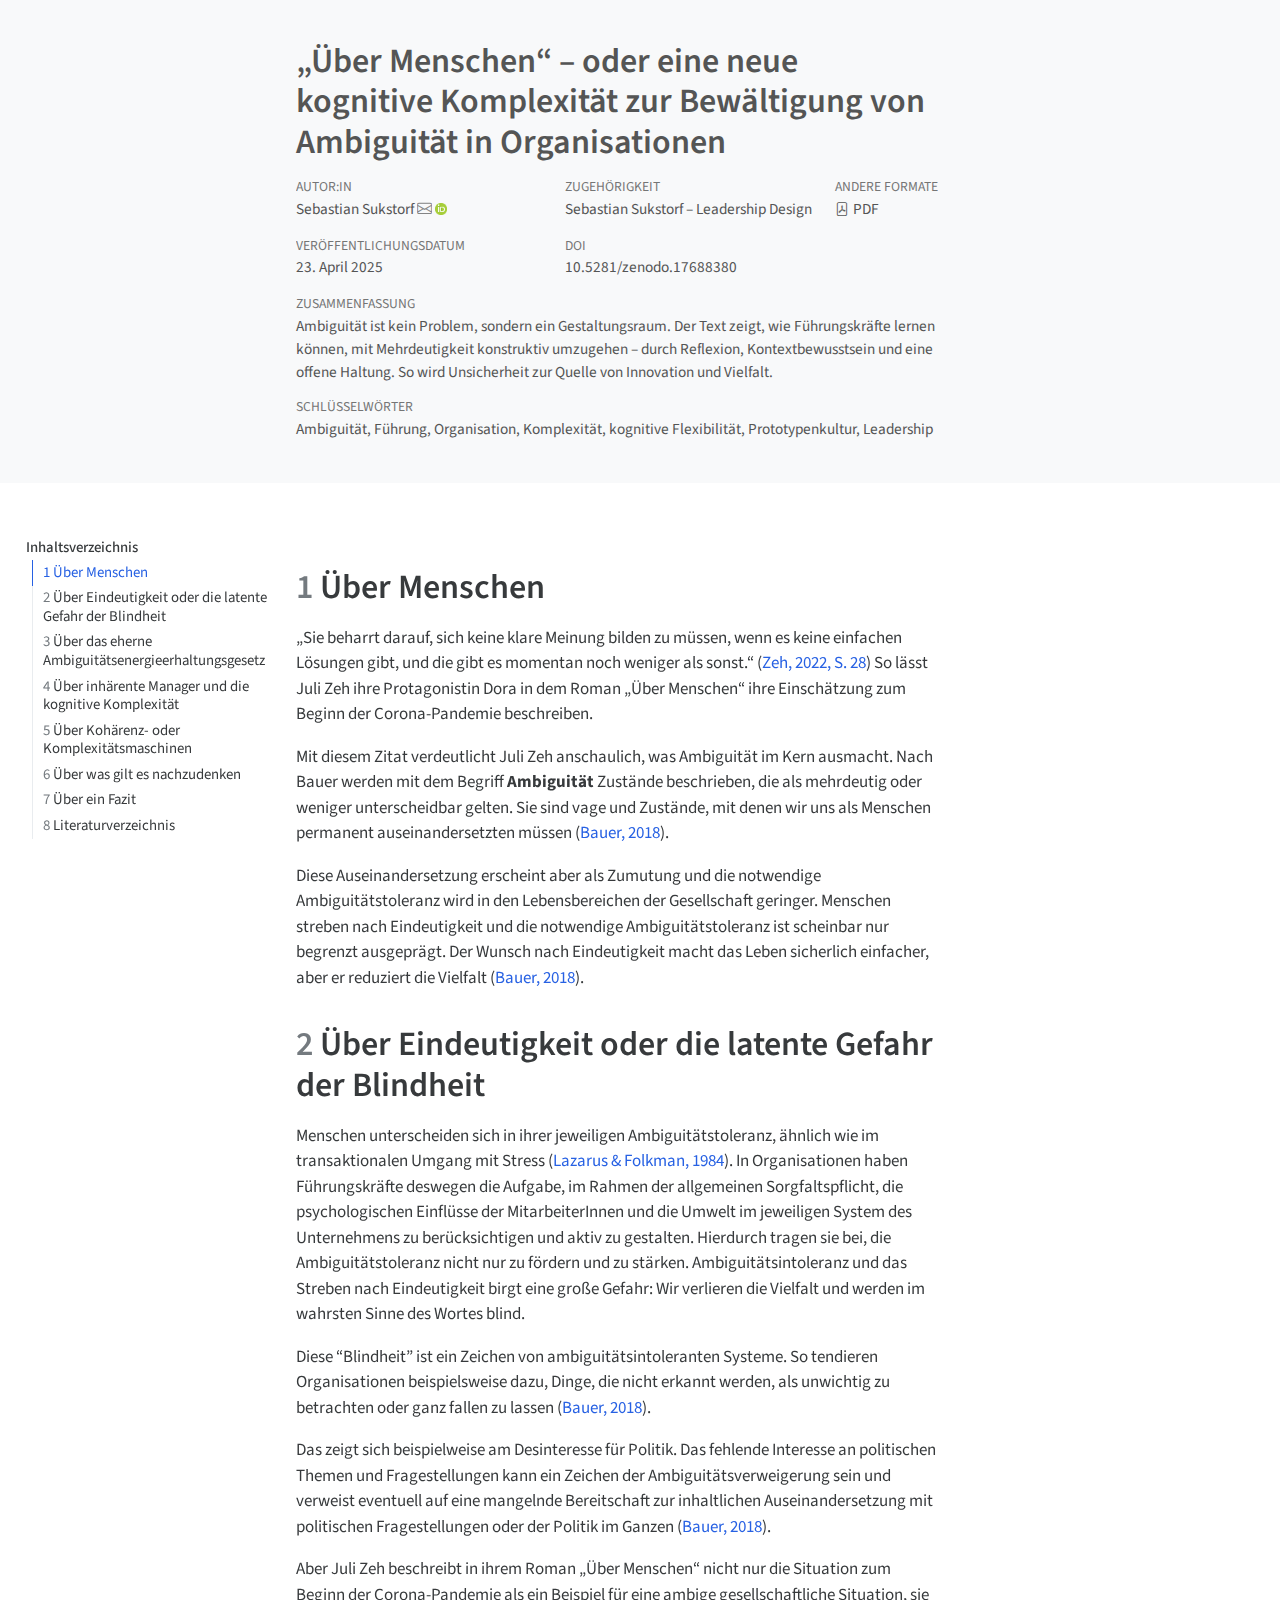
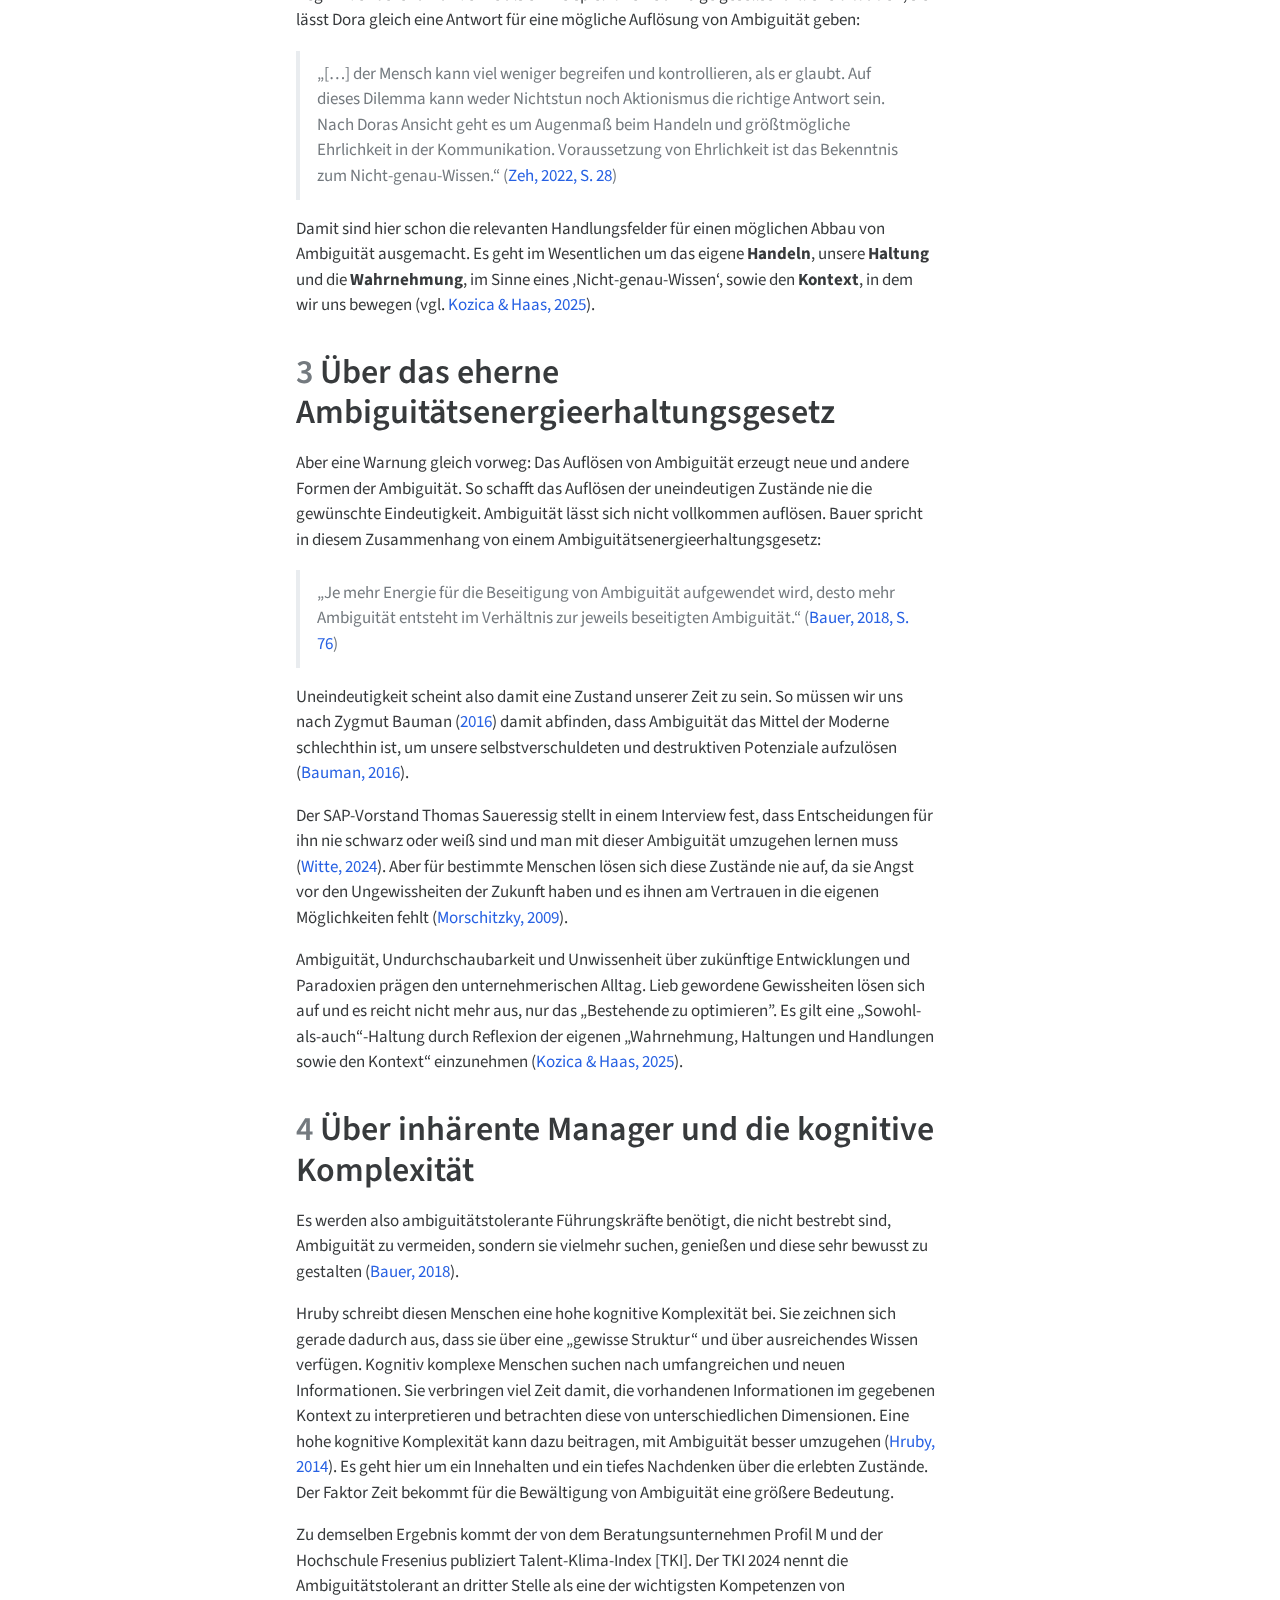
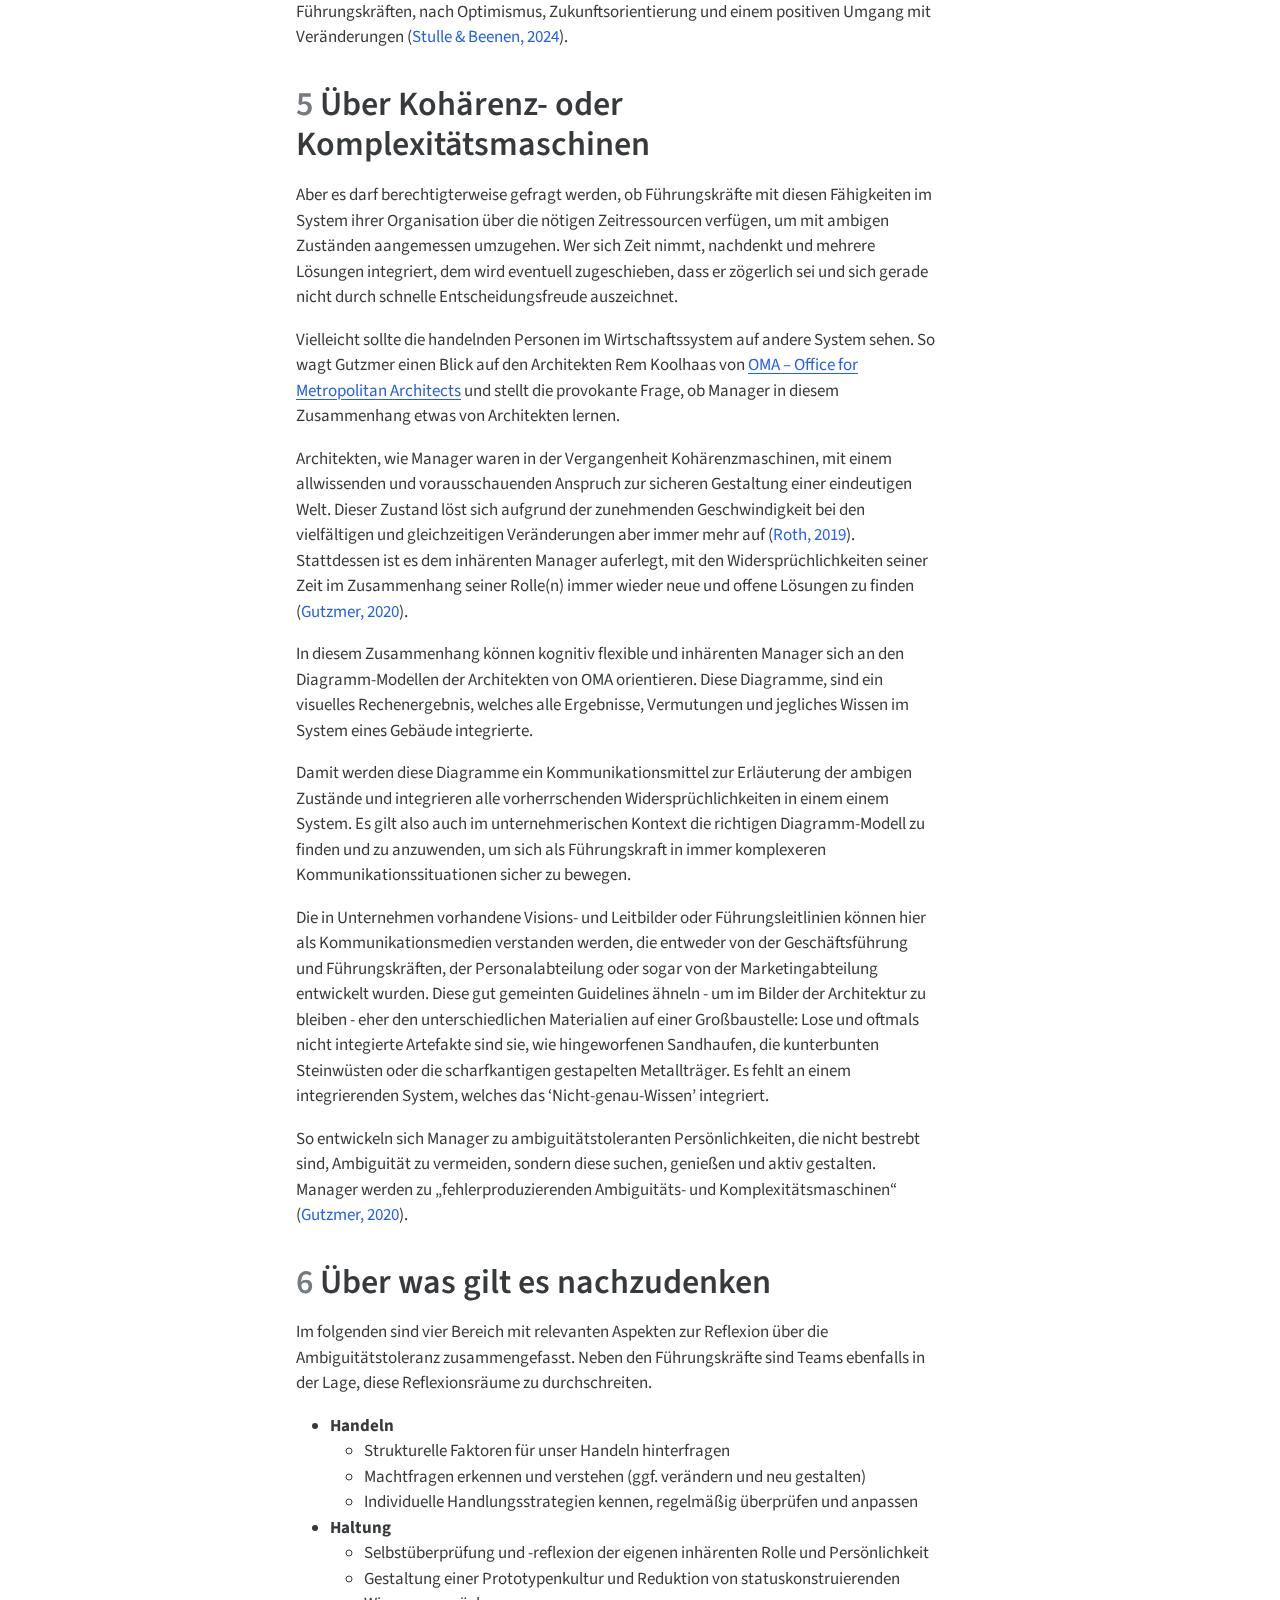
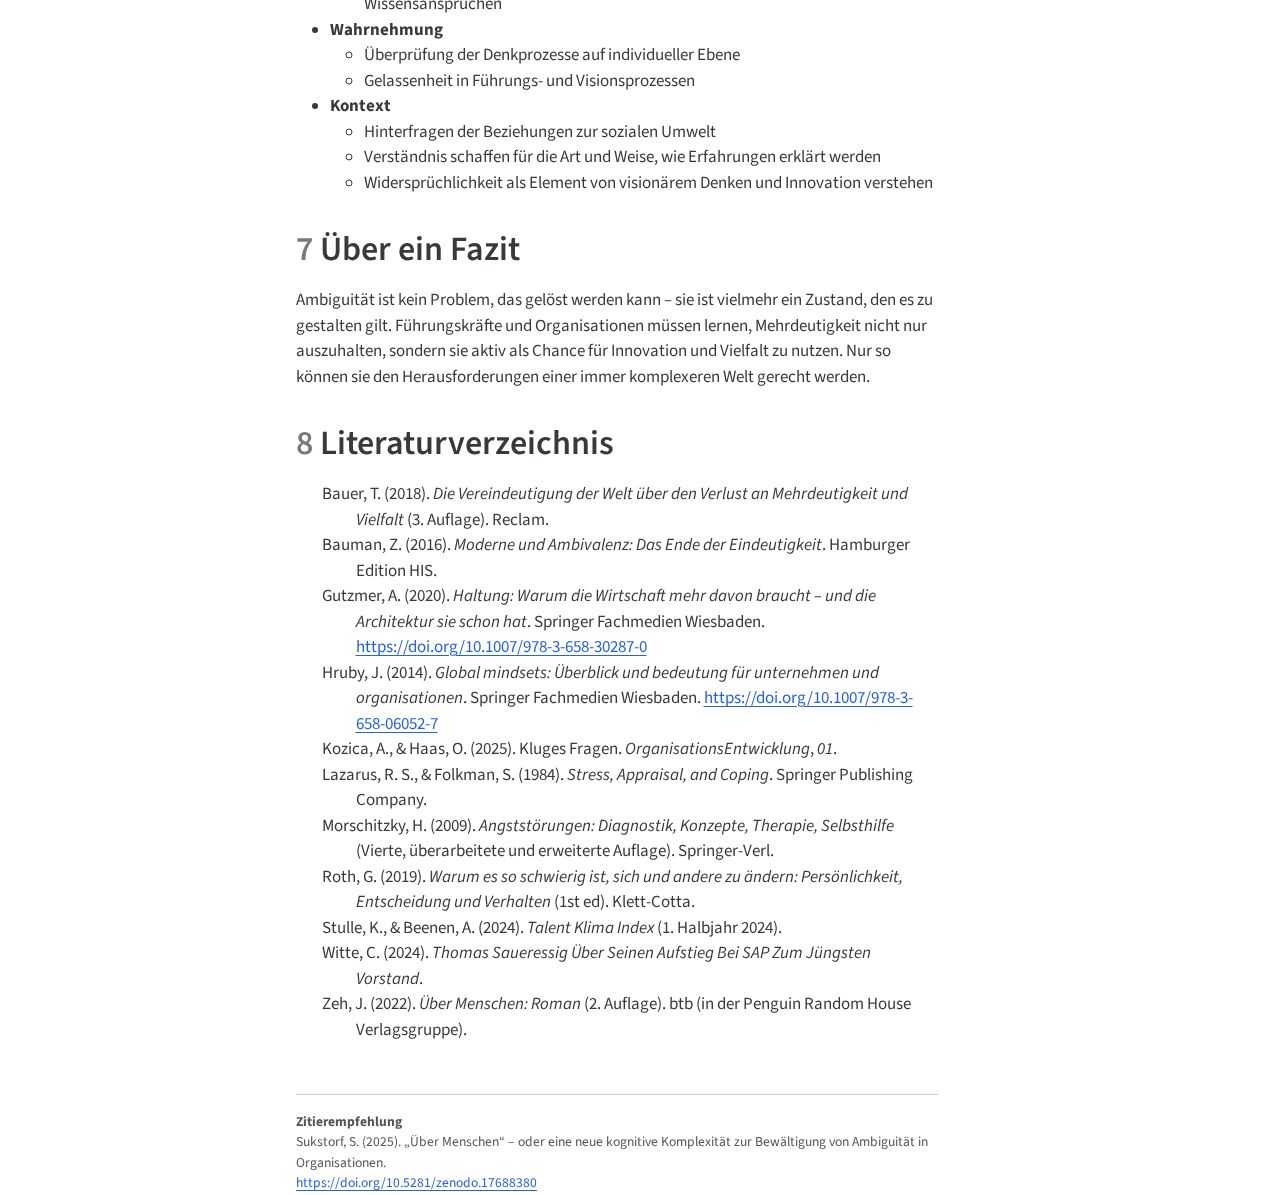
<file: docs/index.html>
<!DOCTYPE html>
<html xmlns="http://www.w3.org/1999/xhtml" lang="de" xml:lang="de"><head>

<meta charset="utf-8">
<meta name="generator" content="quarto-1.8.26">

<meta name="viewport" content="width=device-width, initial-scale=1.0, user-scalable=yes">

<meta name="author" content="Sebastian Sukstorf">
<meta name="keywords" content="Ambiguität, Führung, Organisation, Komplexität, kognitive Flexibilität, Prototypenkultur, Leadership">

<title>„Über Menschen“ – oder eine neue kognitive Komplexität zur Bewältigung von Ambiguität in Organisationen</title>
<style>
code{white-space: pre-wrap;}
span.smallcaps{font-variant: small-caps;}
div.columns{display: flex; gap: min(4vw, 1.5em);}
div.column{flex: auto; overflow-x: auto;}
div.hanging-indent{margin-left: 1.5em; text-indent: -1.5em;}
ul.task-list{list-style: none;}
ul.task-list li input[type="checkbox"] {
  width: 0.8em;
  margin: 0 0.8em 0.2em -1em; /* quarto-specific, see https://github.com/quarto-dev/quarto-cli/issues/4556 */ 
  vertical-align: middle;
}
/* CSS for citations */
div.csl-bib-body { }
div.csl-entry {
  clear: both;
  margin-bottom: 0em;
}
.hanging-indent div.csl-entry {
  margin-left:2em;
  text-indent:-2em;
}
div.csl-left-margin {
  min-width:2em;
  float:left;
}
div.csl-right-inline {
  margin-left:2em;
  padding-left:1em;
}
div.csl-indent {
  margin-left: 2em;
}</style>


<script src="site_libs/clipboard/clipboard.min.js"></script>
<script src="site_libs/quarto-html/quarto.js" type="module"></script>
<script src="site_libs/quarto-html/tabsets/tabsets.js" type="module"></script>
<script src="site_libs/quarto-html/axe/axe-check.js" type="module"></script>
<script src="site_libs/quarto-html/popper.min.js"></script>
<script src="site_libs/quarto-html/tippy.umd.min.js"></script>
<script src="site_libs/quarto-html/anchor.min.js"></script>
<link href="site_libs/quarto-html/tippy.css" rel="stylesheet">
<link href="site_libs/quarto-html/quarto-syntax-highlighting-587c61ba64f3a5504c4d52d930310e48.css" rel="stylesheet" id="quarto-text-highlighting-styles">
<script src="site_libs/bootstrap/bootstrap.min.js"></script>
<link href="site_libs/bootstrap/bootstrap-icons.css" rel="stylesheet">
<link href="site_libs/bootstrap/bootstrap-a74871fe4945b66d259aafc266475145.min.css" rel="stylesheet" append-hash="true" id="quarto-bootstrap" data-mode="light">
<script async="" src="https://hypothes.is/embed.js"></script>
<script>
  window.document.addEventListener("DOMContentLoaded", function (_event) {
    document.body.classList.add('hypothesis-enabled');
  });
</script>


<meta name="citation_title" content="„Über Menschen“ – oder eine neue kognitive Komplexität zur Bewältigung von Ambiguität in Organisationen">
<meta name="citation_abstract" content="Ambiguität ist kein Problem, sondern ein Gestaltungsraum. Der Text zeigt, wie Führungskräfte lernen können, mit Mehrdeutigkeit konstruktiv umzugehen – durch Reflexion, Kontextbewusstsein und eine offene Haltung. So wird Unsicherheit zur Quelle von Innovation und Vielfalt.
">
<meta name="citation_keywords" content="Ambiguität,Führung,Organisation,Komplexität,kognitive Flexibilität,Prototypenkultur,Leadership">
<meta name="citation_author" content="Sebastian Sukstorf">
<meta name="citation_publication_date" content="2025-04-23">
<meta name="citation_cover_date" content="2025-04-23">
<meta name="citation_year" content="2025">
<meta name="citation_online_date" content="2025-04-23">
<meta name="citation_doi" content="10.5281/zenodo.17688380">
<meta name="citation_language" content="de">
<meta name="citation_reference" content="citation_title=Daniel Kehlmann;,citation_abstract=Daniel Kehlmann (* 13. Januar 1975 in München) ist ein deutsch-österreichischer Schriftsteller. Er lebt in Berlin.;,citation_publication_date=2025-04;,citation_cover_date=2025-04;,citation_year=2025;,citation_language=de-DE;,citation_journal_title=Wikipedia;">
<meta name="citation_reference" content="citation_title=Die Vereindeutigung der Welt über den Verlust an Mehrdeutigkeit und Vielfalt;,citation_author=Thomas Bauer;,citation_publication_date=2018;,citation_cover_date=2018;,citation_year=2018;,citation_isbn=978-3-15-019492-8;,citation_language=de-DE;">
<meta name="citation_reference" content="citation_title=Moderne und Ambivalenz: Das Ende der Eindeutigkeit;,citation_author=Zygmunt Bauman;,citation_publication_date=2016;,citation_cover_date=2016;,citation_year=2016;,citation_language=de-DE;">
<meta name="citation_reference" content="citation_title=BOA gewinnt HR Excellence Award - doch wie funktioniert die &amp;amp;amp;quot;BerufsOrientierung für Absolventen&amp;quot; auf ZEIT ONLINE eigentlich?;,citation_abstract=Am letzten Freitag war es mal wieder soweit: In Berlin wurden die HR Excellence Awards verliehen. Wir hatten diesmal nicht nur drei Eisen im Feuer (unter anderem als Nominee mit unserem &amp;amp;quot;Kulturmatcher&quot; in der &quot;Königskategorie&quot; als HR Innovation des Jahres), sondern es wurde dann auch ein sehr erfolg;,citation_author=Jo Diercks;,citation_publication_date=2017-11;,citation_cover_date=2017-11;,citation_year=2017;,citation_language=de-DE;,citation_journal_title=Recrutainment Blog;,citation_publisher=https://blog.recrutainment.de/2017/11/29/boa-gewinnt-hr-excellence-award-doch-wie-funktioniert-die-berufsorientierung-fuer-absolventen-auf-zeit-online-eigentlich/;">
<meta name="citation_reference" content="citation_title=Haltung: Warum die Wirtschaft mehr davon braucht – und die Architektur sie schon hat;,citation_author=Alexander Gutzmer;,citation_publication_date=2020;,citation_cover_date=2020;,citation_year=2020;,citation_doi=10.1007/978-3-658-30287-0;,citation_language=de-DE;">
<meta name="citation_reference" content="citation_title=Global mindsets: Überblick und bedeutung für unternehmen und organisationen;,citation_author=Jörg Hruby;,citation_publication_date=2014;,citation_cover_date=2014;,citation_year=2014;,citation_doi=10.1007/978-3-658-06052-7;,citation_language=de-DE;">
<meta name="citation_reference" content="citation_title=Kluges Fragen;,citation_abstract=In Zeiten kontinuierlichen Wandels steigt der Wunsch nach Orientierung. Das gilt für Gesellschaften wie für Organisationen. Dafür ist es jedoch nötig, aus dem täglichen Handeln auszusteigen und innezuhalten. Nicht selten wird jedoch entschleunigen als langsam sein fehlinterpretiert. Das führt dazu, dass wir nicht nur vor lauter Bäumen den Wald nicht mehr sehen, sondern uns immer […];,citation_author=Arjan Kozica;,citation_author=Oliver Haas;,citation_publication_date=2025;,citation_cover_date=2025;,citation_year=2025;,citation_volume=01;,citation_language=de-DE;,citation_journal_title=OrganisationsEntwicklung;">
<meta name="citation_reference" content="citation_title=Stress, appraisal, and coping;,citation_author=Richard S. Lazarus;,citation_author=Susan Folkman;,citation_publication_date=1984;,citation_cover_date=1984;,citation_year=1984;">
<meta name="citation_reference" content="citation_title=Angststörungen: Diagnostik, Konzepte, Therapie, Selbsthilfe;,citation_author=Hans Morschitzky;,citation_publication_date=2009;,citation_cover_date=2009;,citation_year=2009;,citation_isbn=978-3-211-09449-5 978-3-211-09448-8;,citation_language=de-DE;">
<meta name="citation_reference" content="citation_title=Warum es so schwierig ist, sich und andere zu ändern: Persönlichkeit, Entscheidung und Verhalten;,citation_author=Gerhard Roth;,citation_publication_date=2019;,citation_cover_date=2019;,citation_year=2019;,citation_isbn=978-3-608-96456-1 978-3-608-19185-1;,citation_language=de-DE;">
<meta name="citation_reference" content="citation_title=Blaupause für Beidhändigkeit;,citation_author=Christian Schwedler;,citation_publication_date=2024;,citation_cover_date=2024;,citation_year=2024;,citation_issue=314;,citation_journal_title=managerSeminare;">
<meta name="citation_reference" content="citation_title=Talent Klima Index;,citation_author=Klaus Stulle;,citation_author=Anja Beenen;,citation_publication_date=2024;,citation_cover_date=2024;,citation_year=2024;,citation_technical_report_number=1. Halbjahr 2024;">
<meta name="citation_reference" content="citation_title=Thomas Saueressig Über seinen Aufstieg bei SAP zum jüngsten Vorstand;,citation_author=Claudia Witte;,citation_publication_date=2024;,citation_cover_date=2024;,citation_year=2024;">
<meta name="citation_reference" content="citation_title=Über Menschen: Roman;,citation_abstract=&amp;amp;amp;quot;Dora ist mit ihrer kleinen Hündin aufs Land gezogen. Sie brauchte dringend einen Tapetenwechsel, mehr Freiheit, Raum zum Atmen. Aber ganz so idyllisch wie gedacht ist Bracken, das kleine Dorf im brandenburgischen Nirgendwo, nicht. In Doras Haus gibt es noch keine Möbel, der Garten gleicht einer Wildnis, und die Busverbindung in die Kreisstadt ist ein Witz. Vor allem aber verbirgt sich hinter der hohen Gartenmauer ein Nachbar, der mit kahlrasiertem Kopf und rechten Sprüchen sämtlichen Vorurteilen zu entsprechen scheint. Geflohen vor dem Lockdown in der Grossstadt muss Dora sich fragen, was sie in dieser anarchischen Leere sucht.... &amp;quot; – adapted from publisher’s description;,citation_author=Juli Zeh;,citation_publication_date=2022;,citation_cover_date=2022;,citation_year=2022;,citation_isbn=978-3-442-77219-3;,citation_language=de-DE;">
</head>

<body class="quarto-light">

<header id="title-block-header" class="quarto-title-block default toc-left page-columns page-full">
  <div class="quarto-title-banner page-columns page-full">
    <div class="quarto-title column-body">
      <h1 class="title">„Über Menschen“ – oder eine neue kognitive Komplexität zur Bewältigung von Ambiguität in Organisationen</h1>
          </div>

    
    <div class="quarto-title-meta-container">
      <div class="quarto-title-meta-column-start">
            <div class="quarto-title-meta-author">
          <div class="quarto-title-meta-heading">Autor:in</div>
          <div class="quarto-title-meta-heading">Zugehörigkeit</div>
          
                <div class="quarto-title-meta-contents">
            <p class="author">Sebastian Sukstorf <a href="mailto:info@sebastian.sukstorf.de" class="quarto-title-author-email"><i class="bi bi-envelope"></i></a> <a href="https://orcid.org/0000-0002-1538-5658" class="quarto-title-author-orcid"> <img src="[data-uri]"></a></p>
          </div>
                <div class="quarto-title-meta-contents">
                    <p class="affiliation">
                        Sebastian Sukstorf – Leadership Design
                      </p>
                  </div>
                    </div>
        
        <div class="quarto-title-meta">

                      
                <div>
            <div class="quarto-title-meta-heading">Veröffentlichungsdatum</div>
            <div class="quarto-title-meta-contents">
              <p class="date">23. April 2025</p>
            </div>
          </div>
          
                
                <div>
            <div class="quarto-title-meta-heading">Doi</div>
            <div class="quarto-title-meta-contents">
              <p class="doi">
                <a href="https://doi.org/10.5281/zenodo.17688380">10.5281/zenodo.17688380</a>
              </p>
            </div>
          </div>
              </div>
      </div>
      <div class="quarto-title-meta-column-end quarto-other-formats-target">
      <div class="quarto-alternate-formats"><div class="quarto-title-meta-heading">Andere Formate</div><div class="quarto-title-meta-contents"><p><a href="index.pdf"><i class="bi bi-file-pdf"></i>PDF</a></p></div></div></div>
    </div>

    <div>
      <div class="abstract">
        <div class="block-title">Zusammenfassung</div>
        <p>Ambiguität ist kein Problem, sondern ein Gestaltungsraum. Der Text zeigt, wie Führungskräfte lernen können, mit Mehrdeutigkeit konstruktiv umzugehen – durch Reflexion, Kontextbewusstsein und eine offene Haltung. So wird Unsicherheit zur Quelle von Innovation und Vielfalt.</p>
      </div>
    </div>

    <div>
      <div class="keywords">
        <div class="block-title">Schlüsselwörter</div>
        <p>Ambiguität, Führung, Organisation, Komplexität, kognitive Flexibilität, Prototypenkultur, Leadership</p>
      </div>
    </div>

    <div class="quarto-other-links-text-target">
    </div>  </div>
</header><div id="quarto-content" class="page-columns page-rows-contents page-layout-article toc-left">
<div id="quarto-sidebar-toc-left" class="sidebar toc-left">
  <nav id="TOC" role="doc-toc" class="toc-active">
    <h2 id="toc-title">Inhaltsverzeichnis</h2>
   
  <ul>
  <li><a href="#über-menschen" id="toc-über-menschen" class="nav-link active" data-scroll-target="#über-menschen"><span class="header-section-number">1</span> Über Menschen</a></li>
  <li><a href="#über-eindeutigkeit-oder-die-latente-gefahr-der-blindheit" id="toc-über-eindeutigkeit-oder-die-latente-gefahr-der-blindheit" class="nav-link" data-scroll-target="#über-eindeutigkeit-oder-die-latente-gefahr-der-blindheit"><span class="header-section-number">2</span> Über Eindeutigkeit oder die latente Gefahr der Blindheit</a></li>
  <li><a href="#über-das-eherne-ambiguitätsenergieerhaltungsgesetz" id="toc-über-das-eherne-ambiguitätsenergieerhaltungsgesetz" class="nav-link" data-scroll-target="#über-das-eherne-ambiguitätsenergieerhaltungsgesetz"><span class="header-section-number">3</span> Über das eherne Ambiguitätsenergieerhaltungsgesetz</a></li>
  <li><a href="#über-inhärente-manager-und-die-kognitive-komplexität" id="toc-über-inhärente-manager-und-die-kognitive-komplexität" class="nav-link" data-scroll-target="#über-inhärente-manager-und-die-kognitive-komplexität"><span class="header-section-number">4</span> Über inhärente Manager und die kognitive Komplexität</a></li>
  <li><a href="#über-kohärenz--oder-komplexitätsmaschinen" id="toc-über-kohärenz--oder-komplexitätsmaschinen" class="nav-link" data-scroll-target="#über-kohärenz--oder-komplexitätsmaschinen"><span class="header-section-number">5</span> Über Kohärenz- oder Komplexitätsmaschinen</a></li>
  <li><a href="#über-was-gilt-es-nachzudenken" id="toc-über-was-gilt-es-nachzudenken" class="nav-link" data-scroll-target="#über-was-gilt-es-nachzudenken"><span class="header-section-number">6</span> Über was gilt es nachzudenken</a></li>
  <li><a href="#über-ein-fazit" id="toc-über-ein-fazit" class="nav-link" data-scroll-target="#über-ein-fazit"><span class="header-section-number">7</span> Über ein Fazit</a></li>
  <li><a href="#literaturverzeichnis" id="toc-literaturverzeichnis" class="nav-link" data-scroll-target="#literaturverzeichnis"><span class="header-section-number">8</span> Literaturverzeichnis</a></li>
  </ul>
</nav>
</div>
<div id="quarto-margin-sidebar" class="sidebar margin-sidebar zindex-bottom">
</div>
<main class="content quarto-banner-title-block" id="quarto-document-content">



  


<section id="über-menschen" class="level1" data-number="1">
<h1 data-number="1"><span class="header-section-number">1</span> Über Menschen</h1>
<p>„Sie beharrt darauf, sich keine klare Meinung bilden zu müssen, wenn es keine einfachen Lösungen gibt, und die gibt es momentan noch weniger als sonst.“ <span class="citation" data-cites="zeh2022">(<a href="#ref-zeh2022" role="doc-biblioref">Zeh, 2022, S. 28</a>)</span> So lässt Juli Zeh ihre Protagonistin Dora in dem Roman „Über Menschen“ ihre Einschätzung zum Beginn der Corona-Pandemie beschreiben.</p>
<p>Mit diesem Zitat verdeutlicht Juli Zeh anschaulich, was Ambiguität im Kern ausmacht. Nach Bauer werden mit dem Begriff <strong>Ambiguität</strong> Zustände beschrieben, die als mehrdeutig oder weniger unterscheidbar gelten. Sie sind vage und Zustände, mit denen wir uns als Menschen permanent auseinandersetzten müssen <span class="citation" data-cites="bauer2018">(<a href="#ref-bauer2018" role="doc-biblioref">Bauer, 2018</a>)</span>.</p>
<p>Diese Auseinandersetzung erscheint aber als Zumutung und die notwendige Ambiguitätstoleranz wird in den Lebensbereichen der Gesellschaft geringer. Menschen streben nach Eindeutigkeit und die notwendige Ambiguitätstoleranz ist scheinbar nur begrenzt ausgeprägt. Der Wunsch nach Eindeutigkeit macht das Leben sicherlich einfacher, aber er reduziert die Vielfalt <span class="citation" data-cites="bauer2018">(<a href="#ref-bauer2018" role="doc-biblioref">Bauer, 2018</a>)</span>.</p>
</section>
<section id="über-eindeutigkeit-oder-die-latente-gefahr-der-blindheit" class="level1" data-number="2">
<h1 data-number="2"><span class="header-section-number">2</span> Über Eindeutigkeit oder die latente Gefahr der Blindheit</h1>
<p>Menschen unterscheiden sich in ihrer jeweiligen Ambiguitätstoleranz, ähnlich wie im transaktionalen Umgang mit Stress <span class="citation" data-cites="lazarus1984">(<a href="#ref-lazarus1984" role="doc-biblioref">Lazarus &amp; Folkman, 1984</a>)</span>. In Organisationen haben Führungskräfte deswegen die Aufgabe, im Rahmen der allgemeinen Sorgfaltspflicht, die psychologischen Einflüsse der MitarbeiterInnen und die Umwelt im jeweiligen System des Unternehmens zu berücksichtigen und aktiv zu gestalten. Hierdurch tragen sie bei, die Ambiguitätstoleranz nicht nur zu fördern und zu stärken. Ambiguitätsintoleranz und das Streben nach Eindeutigkeit birgt eine große Gefahr: Wir verlieren die Vielfalt und werden im wahrsten Sinne des Wortes blind.</p>
<p>Diese “Blindheit” ist ein Zeichen von ambiguitätsintoleranten Systeme. So tendieren Organisationen beispielsweise dazu, Dinge, die nicht erkannt werden, als unwichtig zu betrachten oder ganz fallen zu lassen <span class="citation" data-cites="bauer2018">(<a href="#ref-bauer2018" role="doc-biblioref">Bauer, 2018</a>)</span>.</p>
<p>Das zeigt sich beispielweise am Desinteresse für Politik. Das fehlende Interesse an politischen Themen und Fragestellungen kann ein Zeichen der Ambiguitätsverweigerung sein und verweist eventuell auf eine mangelnde Bereitschaft zur inhaltlichen Auseinandersetzung mit politischen Fragestellungen oder der Politik im Ganzen <span class="citation" data-cites="bauer2018">(<a href="#ref-bauer2018" role="doc-biblioref">Bauer, 2018</a>)</span>.</p>
<p>Aber Juli Zeh beschreibt in ihrem Roman „Über Menschen“ nicht nur die Situation zum Beginn der Corona-Pandemie als ein Beispiel für eine ambige gesellschaftliche Situation, sie lässt Dora gleich eine Antwort für eine mögliche Auflösung von Ambiguität geben:</p>
<blockquote class="blockquote">
<p>„[…] der Mensch kann viel weniger begreifen und kontrollieren, als er glaubt. Auf dieses Dilemma kann weder Nichtstun noch Aktionismus die richtige Antwort sein. Nach Doras Ansicht geht es um Augenmaß beim Handeln und größtmögliche Ehrlichkeit in der Kommunikation. Voraussetzung von Ehrlichkeit ist das Bekenntnis zum Nicht-genau-Wissen.“ <span class="citation" data-cites="zeh2022">(<a href="#ref-zeh2022" role="doc-biblioref">Zeh, 2022, S. 28</a>)</span></p>
</blockquote>
<p>Damit sind hier schon die relevanten Handlungsfelder für einen möglichen Abbau von Ambiguität ausgemacht. Es geht im Wesentlichen um das eigene <strong>Handeln</strong>, unsere <strong>Haltung</strong> und die <strong>Wahrnehmung</strong>, im Sinne eines ‚Nicht-genau-Wissen‘, sowie den <strong>Kontext</strong>, in dem wir uns bewegen <span class="citation" data-cites="kozica2025">(vgl. <a href="#ref-kozica2025" role="doc-biblioref">Kozica &amp; Haas, 2025</a>)</span>.</p>
</section>
<section id="über-das-eherne-ambiguitätsenergieerhaltungsgesetz" class="level1" data-number="3">
<h1 data-number="3"><span class="header-section-number">3</span> Über das eherne Ambiguitätsenergieerhaltungsgesetz</h1>
<p>Aber eine Warnung gleich vorweg: Das Auflösen von Ambiguität erzeugt neue und andere Formen der Ambiguität. So schafft das Auflösen der uneindeutigen Zustände nie die gewünschte Eindeutigkeit. Ambiguität lässt sich nicht vollkommen auflösen. Bauer spricht in diesem Zusammenhang von einem Ambiguitätsenergieerhaltungsgesetz:</p>
<blockquote class="blockquote">
<p>„Je mehr Energie für die Beseitigung von Ambiguität aufgewendet wird, desto mehr Ambiguität entsteht im Verhältnis zur jeweils beseitigten Ambiguität.“ <span class="citation" data-cites="bauer2018">(<a href="#ref-bauer2018" role="doc-biblioref">Bauer, 2018, S. 76</a>)</span></p>
</blockquote>
<p>Uneindeutigkeit scheint also damit eine Zustand unserer Zeit zu sein. So müssen wir uns nach Zygmut Bauman <span class="citation" data-cites="bauman2016">(<a href="#ref-bauman2016" role="doc-biblioref">2016</a>)</span> damit abfinden, dass Ambiguität das Mittel der Moderne schlechthin ist, um unsere selbstverschuldeten und destruktiven Potenziale aufzulösen <span class="citation" data-cites="bauman2016">(<a href="#ref-bauman2016" role="doc-biblioref">Bauman, 2016</a>)</span>.</p>
<p>Der SAP-Vorstand Thomas Saueressig stellt in einem Interview fest, dass Entscheidungen für ihn nie schwarz oder weiß sind und man mit dieser Ambiguität umzugehen lernen muss <span class="citation" data-cites="witte2024">(<a href="#ref-witte2024" role="doc-biblioref">Witte, 2024</a>)</span>. Aber für bestimmte Menschen lösen sich diese Zustände nie auf, da sie Angst vor den Ungewissheiten der Zukunft haben und es ihnen am Vertrauen in die eigenen Möglichkeiten fehlt <span class="citation" data-cites="morschitzky2009">(<a href="#ref-morschitzky2009" role="doc-biblioref">Morschitzky, 2009</a>)</span>.</p>
<p>Ambiguität, Undurchschaubarkeit und Unwissenheit über zukünftige Entwicklungen und Paradoxien prägen den unternehmerischen Alltag. Lieb gewordene Gewissheiten lösen sich auf und es reicht nicht mehr aus, nur das „Bestehende zu optimieren”. Es gilt eine „Sowohl-als-auch“-Haltung durch Reflexion der eigenen „Wahrnehmung, Haltungen und Handlungen sowie den Kontext“ einzunehmen <span class="citation" data-cites="kozica2025">(<a href="#ref-kozica2025" role="doc-biblioref">Kozica &amp; Haas, 2025</a>)</span>.</p>
</section>
<section id="über-inhärente-manager-und-die-kognitive-komplexität" class="level1" data-number="4">
<h1 data-number="4"><span class="header-section-number">4</span> Über inhärente Manager und die kognitive Komplexität</h1>
<p>Es werden also ambiguitätstolerante Führungskräfte benötigt, die nicht bestrebt sind, Ambiguität zu vermeiden, sondern sie vielmehr suchen, genießen und diese sehr bewusst zu gestalten <span class="citation" data-cites="bauer2018">(<a href="#ref-bauer2018" role="doc-biblioref">Bauer, 2018</a>)</span>.</p>
<p>Hruby schreibt diesen Menschen eine hohe kognitive Komplexität bei. Sie zeichnen sich gerade dadurch aus, dass sie über eine „gewisse Struktur“ und über ausreichendes Wissen verfügen. Kognitiv komplexe Menschen suchen nach umfangreichen und neuen Informationen. Sie verbringen viel Zeit damit, die vorhandenen Informationen im gegebenen Kontext zu interpretieren und betrachten diese von unterschiedlichen Dimensionen. Eine hohe kognitive Komplexität kann dazu beitragen, mit Ambiguität besser umzugehen <span class="citation" data-cites="hruby2014">(<a href="#ref-hruby2014" role="doc-biblioref">Hruby, 2014</a>)</span>. Es geht hier um ein Innehalten und ein tiefes Nachdenken über die erlebten Zustände. Der Faktor Zeit bekommt für die Bewältigung von Ambiguität eine größere Bedeutung.</p>
<p>Zu demselben Ergebnis kommt der von dem Beratungsunternehmen Profil M und der Hochschule Fresenius publiziert Talent-Klima-Index [TKI]. Der TKI 2024 nennt die Ambiguitätstolerant an dritter Stelle als eine der wichtigsten Kompetenzen von Führungskräften, nach Optimismus, Zukunftsorientierung und einem positiven Umgang mit Veränderungen <span class="citation" data-cites="stulle2024">(<a href="#ref-stulle2024" role="doc-biblioref">Stulle &amp; Beenen, 2024</a>)</span>.</p>
</section>
<section id="über-kohärenz--oder-komplexitätsmaschinen" class="level1" data-number="5">
<h1 data-number="5"><span class="header-section-number">5</span> Über Kohärenz- oder Komplexitätsmaschinen</h1>
<p>Aber es darf berechtigterweise gefragt werden, ob Führungskräfte mit diesen Fähigkeiten im System ihrer Organisation über die nötigen Zeitressourcen verfügen, um mit ambigen Zuständen aangemessen umzugehen. Wer sich Zeit nimmt, nachdenkt und mehrere Lösungen integriert, dem wird eventuell zugeschieben, dass er zögerlich sei und sich gerade nicht durch schnelle Entscheidungsfreude auszeichnet.</p>
<p>Vielleicht sollte die handelnden Personen im Wirtschaftssystem auf andere System sehen. So wagt Gutzmer einen Blick auf den Architekten Rem Koolhaas von <a href="https://www.oma.com">OMA – Office for Metropolitan Architects</a> und stellt die provokante Frage, ob Manager in diesem Zusammenhang etwas von Architekten lernen.</p>
<p>Architekten, wie Manager waren in der Vergangenheit Kohärenzmaschinen, mit einem allwissenden und vorausschauenden Anspruch zur sicheren Gestaltung einer eindeutigen Welt. Dieser Zustand löst sich aufgrund der zunehmenden Geschwindigkeit bei den vielfältigen und gleichzeitigen Veränderungen aber immer mehr auf <span class="citation" data-cites="roth2019">(<a href="#ref-roth2019" role="doc-biblioref">Roth, 2019</a>)</span>. Stattdessen ist es dem inhärenten Manager auferlegt, mit den Widersprüchlichkeiten seiner Zeit im Zusammenhang seiner Rolle(n) immer wieder neue und offene Lösungen zu finden <span class="citation" data-cites="gutzmer2020">(<a href="#ref-gutzmer2020" role="doc-biblioref">Gutzmer, 2020</a>)</span>.</p>
<p>In diesem Zusammenhang können kognitiv flexible und inhärenten Manager sich an den Diagramm-Modellen der Architekten von OMA orientieren. Diese Diagramme, sind ein visuelles Rechenergebnis, welches alle Ergebnisse, Vermutungen und jegliches Wissen im System eines Gebäude integrierte.</p>
<p>Damit werden diese Diagramme ein Kommunikationsmittel zur Erläuterung der ambigen Zustände und integrieren alle vorherrschenden Widersprüchlichkeiten in einem einem System. Es gilt also auch im unternehmerischen Kontext die richtigen Diagramm-Modell zu finden und zu anzuwenden, um sich als Führungskraft in immer komplexeren Kommunikationssituationen sicher zu bewegen.</p>
<p>Die in Unternehmen vorhandene Visions- und Leitbilder oder Führungsleitlinien können hier als Kommunikationsmedien verstanden werden, die entweder von der Geschäftsführung und Führungskräften, der Personalabteilung oder sogar von der Marketingabteilung entwickelt wurden. Diese gut gemeinten Guidelines ähneln - um im Bilder der Architektur zu bleiben - eher den unterschiedlichen Materialien auf einer Großbaustelle: Lose und oftmals nicht integierte Artefakte sind sie, wie hingeworfenen Sandhaufen, die kunterbunten Steinwüsten oder die scharfkantigen gestapelten Metallträger. Es fehlt an einem integrierenden System, welches das ‘Nicht-genau-Wissen’ integriert.</p>
<p>So entwickeln sich Manager zu ambiguitätstoleranten Persönlichkeiten, die nicht bestrebt sind, Ambiguität zu vermeiden, sondern diese suchen, genießen und aktiv gestalten. Manager werden zu „fehlerproduzierenden Ambiguitäts- und Komplexitätsmaschinen“ <span class="citation" data-cites="gutzmer2020">(<a href="#ref-gutzmer2020" role="doc-biblioref">Gutzmer, 2020</a>)</span>.</p>
</section>
<section id="über-was-gilt-es-nachzudenken" class="level1" data-number="6">
<h1 data-number="6"><span class="header-section-number">6</span> Über was gilt es nachzudenken</h1>
<p>Im folgenden sind vier Bereich mit relevanten Aspekten zur Reflexion über die Ambiguitätstoleranz zusammengefasst. Neben den Führungskräfte sind Teams ebenfalls in der Lage, diese Reflexionsräume zu durchschreiten.</p>
<ul>
<li><strong>Handeln</strong>
<ul>
<li>Strukturelle Faktoren für unser Handeln hinterfragen</li>
<li>Machtfragen erkennen und verstehen (ggf. verändern und neu gestalten)</li>
<li>Individuelle Handlungsstrategien kennen, regelmäßig überprüfen und anpassen</li>
</ul></li>
<li><strong>Haltung</strong>
<ul>
<li>Selbstüberprüfung und -reflexion der eigenen inhärenten Rolle und Persönlichkeit</li>
<li>Gestaltung einer Prototypenkultur und Reduktion von statuskonstruierenden Wissensansprüchen</li>
</ul></li>
<li><strong>Wahrnehmung</strong>
<ul>
<li>Überprüfung der Denkprozesse auf individueller Ebene</li>
<li>Gelassenheit in Führungs- und Visionsprozessen</li>
</ul></li>
<li><strong>Kontext</strong>
<ul>
<li>Hinterfragen der Beziehungen zur sozialen Umwelt</li>
<li>Verständnis schaffen für die Art und Weise, wie Erfahrungen erklärt werden</li>
<li>Widersprüchlichkeit als Element von visionärem Denken und Innovation verstehen</li>
</ul></li>
</ul>
</section>
<section id="über-ein-fazit" class="level1" data-number="7">
<h1 data-number="7"><span class="header-section-number">7</span> Über ein Fazit</h1>
<p>Ambiguität ist kein Problem, das gelöst werden kann – sie ist vielmehr ein Zustand, den es zu gestalten gilt. Führungskräfte und Organisationen müssen lernen, Mehrdeutigkeit nicht nur auszuhalten, sondern sie aktiv als Chance für Innovation und Vielfalt zu nutzen. Nur so können sie den Herausforderungen einer immer komplexeren Welt gerecht werden.</p>
</section>
<section id="literaturverzeichnis" class="level1" data-number="8">
<h1 data-number="8"><span class="header-section-number">8</span> Literaturverzeichnis</h1>
<div id="refs" class="references csl-bib-body hanging-indent" data-entry-spacing="0" data-line-spacing="2" role="list">
<div id="ref-bauer2018" class="csl-entry" role="listitem">
Bauer, T. (2018). <em><span>Die Vereindeutigung der Welt <span>ü</span>ber den Verlust an Mehrdeutigkeit und Vielfalt</span></em> (3. Auflage). Reclam.
</div>
<div id="ref-bauman2016" class="csl-entry" role="listitem">
Bauman, Z. (2016). <em><span>Moderne und Ambivalenz: Das Ende der Eindeutigkeit</span></em>. Hamburger Edition HIS.
</div>
<div id="ref-gutzmer2020" class="csl-entry" role="listitem">
Gutzmer, A. (2020). <em><span>Haltung: Warum die Wirtschaft mehr davon braucht – und die Architektur sie schon hat</span></em>. Springer Fachmedien Wiesbaden. <a href="https://doi.org/10.1007/978-3-658-30287-0">https://doi.org/10.1007/978-3-658-30287-0</a>
</div>
<div id="ref-hruby2014" class="csl-entry" role="listitem">
Hruby, J. (2014). <em><span>Global mindsets: <span>Ü</span>berblick und bedeutung f<span>ü</span>r unternehmen und organisationen</span></em>. Springer Fachmedien Wiesbaden. <a href="https://doi.org/10.1007/978-3-658-06052-7">https://doi.org/10.1007/978-3-658-06052-7</a>
</div>
<div id="ref-kozica2025" class="csl-entry" role="listitem">
Kozica, A., &amp; Haas, O. (2025). <span>Kluges Fragen</span>. <em>OrganisationsEntwicklung</em>, <em>01</em>.
</div>
<div id="ref-lazarus1984" class="csl-entry" role="listitem">
Lazarus, R. S., &amp; Folkman, S. (1984). <em>Stress, Appraisal, and Coping</em>. Springer Publishing Company.
</div>
<div id="ref-morschitzky2009" class="csl-entry" role="listitem">
Morschitzky, H. (2009). <em><span>Angstst<span>ö</span>rungen: Diagnostik, Konzepte, Therapie, Selbsthilfe</span></em> (Vierte, <span>ü</span>berarbeitete und erweiterte Auflage). Springer-Verl.
</div>
<div id="ref-roth2019" class="csl-entry" role="listitem">
Roth, G. (2019). <em><span>Warum es so schwierig ist, sich und andere zu <span>ä</span>ndern: Pers<span>ö</span>nlichkeit, Entscheidung und Verhalten</span></em> (1st ed). Klett-Cotta.
</div>
<div id="ref-stulle2024" class="csl-entry" role="listitem">
Stulle, K., &amp; Beenen, A. (2024). <em>Talent <span>Klima Index</span></em> (1. Halbjahr 2024).
</div>
<div id="ref-witte2024" class="csl-entry" role="listitem">
Witte, C. (2024). <em>Thomas <span>Saueressig <span>Ü</span>ber</span> Seinen <span>Aufstieg</span> Bei <span>SAP</span> Zum J<span>ü</span>ngsten <span>Vorstand</span></em>.
</div>
<div id="ref-zeh2022" class="csl-entry" role="listitem">
Zeh, J. (2022). <em><span><span>Ü</span>ber Menschen: Roman</span></em> (2. Auflage). btb (in der Penguin Random House Verlagsgruppe).
</div>
</div>
</section>

</main>
<!-- /main column -->
<div style="font-size: 0.8rem; margin-top: 2rem; padding-top: 1rem; border-top: 1px solid #ccc; color:#555;">
  <strong>Zitierempfehlung</strong><br>
  Sukstorf, S. (2025). „Über Menschen“ – oder eine neue kognitive Komplexität zur Bewältigung von Ambiguität in Organisationen.<br>
  <a href="https://doi.org/10.5281/zenodo.17688380">https://doi.org/10.5281/zenodo.17688380</a>
</div>
<!-- Google Analytics -->
<script async="" src="https://www.googletagmanager.com/gtag/js?id=G-E5JTBN5NH8"></script>
<script>
  window.dataLayer = window.dataLayer || [];
  function gtag(){dataLayer.push(arguments);}
  gtag('js', new Date());
  gtag('config', 'G-E5JTBN5NH8');
</script>
<script id="quarto-html-after-body" type="application/javascript">
  window.document.addEventListener("DOMContentLoaded", function (event) {
    const icon = "";
    const anchorJS = new window.AnchorJS();
    anchorJS.options = {
      placement: 'right',
      icon: icon
    };
    anchorJS.add('.anchored');
    const isCodeAnnotation = (el) => {
      for (const clz of el.classList) {
        if (clz.startsWith('code-annotation-')) {                     
          return true;
        }
      }
      return false;
    }
    const onCopySuccess = function(e) {
      // button target
      const button = e.trigger;
      // don't keep focus
      button.blur();
      // flash "checked"
      button.classList.add('code-copy-button-checked');
      var currentTitle = button.getAttribute("title");
      button.setAttribute("title", "Kopiert");
      let tooltip;
      if (window.bootstrap) {
        button.setAttribute("data-bs-toggle", "tooltip");
        button.setAttribute("data-bs-placement", "left");
        button.setAttribute("data-bs-title", "Kopiert");
        tooltip = new bootstrap.Tooltip(button, 
          { trigger: "manual", 
            customClass: "code-copy-button-tooltip",
            offset: [0, -8]});
        tooltip.show();    
      }
      setTimeout(function() {
        if (tooltip) {
          tooltip.hide();
          button.removeAttribute("data-bs-title");
          button.removeAttribute("data-bs-toggle");
          button.removeAttribute("data-bs-placement");
        }
        button.setAttribute("title", currentTitle);
        button.classList.remove('code-copy-button-checked');
      }, 1000);
      // clear code selection
      e.clearSelection();
    }
    const getTextToCopy = function(trigger) {
      const outerScaffold = trigger.parentElement.cloneNode(true);
      const codeEl = outerScaffold.querySelector('code');
      for (const childEl of codeEl.children) {
        if (isCodeAnnotation(childEl)) {
          childEl.remove();
        }
      }
      return codeEl.innerText;
    }
    const clipboard = new window.ClipboardJS('.code-copy-button:not([data-in-quarto-modal])', {
      text: getTextToCopy
    });
    clipboard.on('success', onCopySuccess);
    if (window.document.getElementById('quarto-embedded-source-code-modal')) {
      const clipboardModal = new window.ClipboardJS('.code-copy-button[data-in-quarto-modal]', {
        text: getTextToCopy,
        container: window.document.getElementById('quarto-embedded-source-code-modal')
      });
      clipboardModal.on('success', onCopySuccess);
    }
      var localhostRegex = new RegExp(/^(?:http|https):\/\/localhost\:?[0-9]*\//);
      var mailtoRegex = new RegExp(/^mailto:/);
        var filterRegex = new RegExp('/' + window.location.host + '/');
      var isInternal = (href) => {
          return filterRegex.test(href) || localhostRegex.test(href) || mailtoRegex.test(href);
      }
      // Inspect non-navigation links and adorn them if external
     var links = window.document.querySelectorAll('a[href]:not(.nav-link):not(.navbar-brand):not(.toc-action):not(.sidebar-link):not(.sidebar-item-toggle):not(.pagination-link):not(.no-external):not([aria-hidden]):not(.dropdown-item):not(.quarto-navigation-tool):not(.about-link)');
      for (var i=0; i<links.length; i++) {
        const link = links[i];
        if (!isInternal(link.href)) {
          // undo the damage that might have been done by quarto-nav.js in the case of
          // links that we want to consider external
          if (link.dataset.originalHref !== undefined) {
            link.href = link.dataset.originalHref;
          }
        }
      }
    function tippyHover(el, contentFn, onTriggerFn, onUntriggerFn) {
      const config = {
        allowHTML: true,
        maxWidth: 500,
        delay: 100,
        arrow: false,
        appendTo: function(el) {
            return el.parentElement;
        },
        interactive: true,
        interactiveBorder: 10,
        theme: 'quarto',
        placement: 'bottom-start',
      };
      if (contentFn) {
        config.content = contentFn;
      }
      if (onTriggerFn) {
        config.onTrigger = onTriggerFn;
      }
      if (onUntriggerFn) {
        config.onUntrigger = onUntriggerFn;
      }
      window.tippy(el, config); 
    }
    const noterefs = window.document.querySelectorAll('a[role="doc-noteref"]');
    for (var i=0; i<noterefs.length; i++) {
      const ref = noterefs[i];
      tippyHover(ref, function() {
        // use id or data attribute instead here
        let href = ref.getAttribute('data-footnote-href') || ref.getAttribute('href');
        try { href = new URL(href).hash; } catch {}
        const id = href.replace(/^#\/?/, "");
        const note = window.document.getElementById(id);
        if (note) {
          return note.innerHTML;
        } else {
          return "";
        }
      });
    }
    const xrefs = window.document.querySelectorAll('a.quarto-xref');
    const processXRef = (id, note) => {
      // Strip column container classes
      const stripColumnClz = (el) => {
        el.classList.remove("page-full", "page-columns");
        if (el.children) {
          for (const child of el.children) {
            stripColumnClz(child);
          }
        }
      }
      stripColumnClz(note)
      if (id === null || id.startsWith('sec-')) {
        // Special case sections, only their first couple elements
        const container = document.createElement("div");
        if (note.children && note.children.length > 2) {
          container.appendChild(note.children[0].cloneNode(true));
          for (let i = 1; i < note.children.length; i++) {
            const child = note.children[i];
            if (child.tagName === "P" && child.innerText === "") {
              continue;
            } else {
              container.appendChild(child.cloneNode(true));
              break;
            }
          }
          if (window.Quarto?.typesetMath) {
            window.Quarto.typesetMath(container);
          }
          return container.innerHTML
        } else {
          if (window.Quarto?.typesetMath) {
            window.Quarto.typesetMath(note);
          }
          return note.innerHTML;
        }
      } else {
        // Remove any anchor links if they are present
        const anchorLink = note.querySelector('a.anchorjs-link');
        if (anchorLink) {
          anchorLink.remove();
        }
        if (window.Quarto?.typesetMath) {
          window.Quarto.typesetMath(note);
        }
        if (note.classList.contains("callout")) {
          return note.outerHTML;
        } else {
          return note.innerHTML;
        }
      }
    }
    for (var i=0; i<xrefs.length; i++) {
      const xref = xrefs[i];
      tippyHover(xref, undefined, function(instance) {
        instance.disable();
        let url = xref.getAttribute('href');
        let hash = undefined; 
        if (url.startsWith('#')) {
          hash = url;
        } else {
          try { hash = new URL(url).hash; } catch {}
        }
        if (hash) {
          const id = hash.replace(/^#\/?/, "");
          const note = window.document.getElementById(id);
          if (note !== null) {
            try {
              const html = processXRef(id, note.cloneNode(true));
              instance.setContent(html);
            } finally {
              instance.enable();
              instance.show();
            }
          } else {
            // See if we can fetch this
            fetch(url.split('#')[0])
            .then(res => res.text())
            .then(html => {
              const parser = new DOMParser();
              const htmlDoc = parser.parseFromString(html, "text/html");
              const note = htmlDoc.getElementById(id);
              if (note !== null) {
                const html = processXRef(id, note);
                instance.setContent(html);
              } 
            }).finally(() => {
              instance.enable();
              instance.show();
            });
          }
        } else {
          // See if we can fetch a full url (with no hash to target)
          // This is a special case and we should probably do some content thinning / targeting
          fetch(url)
          .then(res => res.text())
          .then(html => {
            const parser = new DOMParser();
            const htmlDoc = parser.parseFromString(html, "text/html");
            const note = htmlDoc.querySelector('main.content');
            if (note !== null) {
              // This should only happen for chapter cross references
              // (since there is no id in the URL)
              // remove the first header
              if (note.children.length > 0 && note.children[0].tagName === "HEADER") {
                note.children[0].remove();
              }
              const html = processXRef(null, note);
              instance.setContent(html);
            } 
          }).finally(() => {
            instance.enable();
            instance.show();
          });
        }
      }, function(instance) {
      });
    }
        let selectedAnnoteEl;
        const selectorForAnnotation = ( cell, annotation) => {
          let cellAttr = 'data-code-cell="' + cell + '"';
          let lineAttr = 'data-code-annotation="' +  annotation + '"';
          const selector = 'span[' + cellAttr + '][' + lineAttr + ']';
          return selector;
        }
        const selectCodeLines = (annoteEl) => {
          const doc = window.document;
          const targetCell = annoteEl.getAttribute("data-target-cell");
          const targetAnnotation = annoteEl.getAttribute("data-target-annotation");
          const annoteSpan = window.document.querySelector(selectorForAnnotation(targetCell, targetAnnotation));
          const lines = annoteSpan.getAttribute("data-code-lines").split(",");
          const lineIds = lines.map((line) => {
            return targetCell + "-" + line;
          })
          let top = null;
          let height = null;
          let parent = null;
          if (lineIds.length > 0) {
              //compute the position of the single el (top and bottom and make a div)
              const el = window.document.getElementById(lineIds[0]);
              top = el.offsetTop;
              height = el.offsetHeight;
              parent = el.parentElement.parentElement;
            if (lineIds.length > 1) {
              const lastEl = window.document.getElementById(lineIds[lineIds.length - 1]);
              const bottom = lastEl.offsetTop + lastEl.offsetHeight;
              height = bottom - top;
            }
            if (top !== null && height !== null && parent !== null) {
              // cook up a div (if necessary) and position it 
              let div = window.document.getElementById("code-annotation-line-highlight");
              if (div === null) {
                div = window.document.createElement("div");
                div.setAttribute("id", "code-annotation-line-highlight");
                div.style.position = 'absolute';
                parent.appendChild(div);
              }
              div.style.top = top - 2 + "px";
              div.style.height = height + 4 + "px";
              div.style.left = 0;
              let gutterDiv = window.document.getElementById("code-annotation-line-highlight-gutter");
              if (gutterDiv === null) {
                gutterDiv = window.document.createElement("div");
                gutterDiv.setAttribute("id", "code-annotation-line-highlight-gutter");
                gutterDiv.style.position = 'absolute';
                const codeCell = window.document.getElementById(targetCell);
                const gutter = codeCell.querySelector('.code-annotation-gutter');
                gutter.appendChild(gutterDiv);
              }
              gutterDiv.style.top = top - 2 + "px";
              gutterDiv.style.height = height + 4 + "px";
            }
            selectedAnnoteEl = annoteEl;
          }
        };
        const unselectCodeLines = () => {
          const elementsIds = ["code-annotation-line-highlight", "code-annotation-line-highlight-gutter"];
          elementsIds.forEach((elId) => {
            const div = window.document.getElementById(elId);
            if (div) {
              div.remove();
            }
          });
          selectedAnnoteEl = undefined;
        };
          // Handle positioning of the toggle
      window.addEventListener(
        "resize",
        throttle(() => {
          elRect = undefined;
          if (selectedAnnoteEl) {
            selectCodeLines(selectedAnnoteEl);
          }
        }, 10)
      );
      function throttle(fn, ms) {
      let throttle = false;
      let timer;
        return (...args) => {
          if(!throttle) { // first call gets through
              fn.apply(this, args);
              throttle = true;
          } else { // all the others get throttled
              if(timer) clearTimeout(timer); // cancel #2
              timer = setTimeout(() => {
                fn.apply(this, args);
                timer = throttle = false;
              }, ms);
          }
        };
      }
        // Attach click handler to the DT
        const annoteDls = window.document.querySelectorAll('dt[data-target-cell]');
        for (const annoteDlNode of annoteDls) {
          annoteDlNode.addEventListener('click', (event) => {
            const clickedEl = event.target;
            if (clickedEl !== selectedAnnoteEl) {
              unselectCodeLines();
              const activeEl = window.document.querySelector('dt[data-target-cell].code-annotation-active');
              if (activeEl) {
                activeEl.classList.remove('code-annotation-active');
              }
              selectCodeLines(clickedEl);
              clickedEl.classList.add('code-annotation-active');
            } else {
              // Unselect the line
              unselectCodeLines();
              clickedEl.classList.remove('code-annotation-active');
            }
          });
        }
    const findCites = (el) => {
      const parentEl = el.parentElement;
      if (parentEl) {
        const cites = parentEl.dataset.cites;
        if (cites) {
          return {
            el,
            cites: cites.split(' ')
          };
        } else {
          return findCites(el.parentElement)
        }
      } else {
        return undefined;
      }
    };
    var bibliorefs = window.document.querySelectorAll('a[role="doc-biblioref"]');
    for (var i=0; i<bibliorefs.length; i++) {
      const ref = bibliorefs[i];
      const citeInfo = findCites(ref);
      if (citeInfo) {
        tippyHover(citeInfo.el, function() {
          var popup = window.document.createElement('div');
          citeInfo.cites.forEach(function(cite) {
            var citeDiv = window.document.createElement('div');
            citeDiv.classList.add('hanging-indent');
            citeDiv.classList.add('csl-entry');
            var biblioDiv = window.document.getElementById('ref-' + cite);
            if (biblioDiv) {
              citeDiv.innerHTML = biblioDiv.innerHTML;
            }
            popup.appendChild(citeDiv);
          });
          return popup.innerHTML;
        });
      }
    }
  });
  </script>
</div> <!-- /content -->




</body></html>
</file>
<file: site_libs/quarto-html/tippy.css>
.tippy-box[data-animation=fade][data-state=hidden]{opacity:0}[data-tippy-root]{max-width:calc(100vw - 10px)}.tippy-box{position:relative;background-color:#333;color:#fff;border-radius:4px;font-size:14px;line-height:1.4;white-space:normal;outline:0;transition-property:transform,visibility,opacity}.tippy-box[data-placement^=top]>.tippy-arrow{bottom:0}.tippy-box[data-placement^=top]>.tippy-arrow:before{bottom:-7px;left:0;border-width:8px 8px 0;border-top-color:initial;transform-origin:center top}.tippy-box[data-placement^=bottom]>.tippy-arrow{top:0}.tippy-box[data-placement^=bottom]>.tippy-arrow:before{top:-7px;left:0;border-width:0 8px 8px;border-bottom-color:initial;transform-origin:center bottom}.tippy-box[data-placement^=left]>.tippy-arrow{right:0}.tippy-box[data-placement^=left]>.tippy-arrow:before{border-width:8px 0 8px 8px;border-left-color:initial;right:-7px;transform-origin:center left}.tippy-box[data-placement^=right]>.tippy-arrow{left:0}.tippy-box[data-placement^=right]>.tippy-arrow:before{left:-7px;border-width:8px 8px 8px 0;border-right-color:initial;transform-origin:center right}.tippy-box[data-inertia][data-state=visible]{transition-timing-function:cubic-bezier(.54,1.5,.38,1.11)}.tippy-arrow{width:16px;height:16px;color:#333}.tippy-arrow:before{content:"";position:absolute;border-color:transparent;border-style:solid}.tippy-content{position:relative;padding:5px 9px;z-index:1}
</file>
<file: site_libs/quarto-html/quarto-syntax-highlighting-a37c72dd2dbac68997fcdc15a3622e78.css>
/* quarto syntax highlight colors */
:root {
  --quarto-hl-ot-color: #003B4F;
  --quarto-hl-at-color: #657422;
  --quarto-hl-ss-color: #20794D;
  --quarto-hl-an-color: #5E5E5E;
  --quarto-hl-fu-color: #4758AB;
  --quarto-hl-st-color: #20794D;
  --quarto-hl-cf-color: #003B4F;
  --quarto-hl-op-color: #5E5E5E;
  --quarto-hl-er-color: #AD0000;
  --quarto-hl-bn-color: #AD0000;
  --quarto-hl-al-color: #AD0000;
  --quarto-hl-va-color: #111111;
  --quarto-hl-bu-color: inherit;
  --quarto-hl-ex-color: inherit;
  --quarto-hl-pp-color: #AD0000;
  --quarto-hl-in-color: #5E5E5E;
  --quarto-hl-vs-color: #20794D;
  --quarto-hl-wa-color: #5E5E5E;
  --quarto-hl-do-color: #5E5E5E;
  --quarto-hl-im-color: #00769E;
  --quarto-hl-ch-color: #20794D;
  --quarto-hl-dt-color: #AD0000;
  --quarto-hl-fl-color: #AD0000;
  --quarto-hl-co-color: #5E5E5E;
  --quarto-hl-cv-color: #5E5E5E;
  --quarto-hl-cn-color: #8f5902;
  --quarto-hl-sc-color: #5E5E5E;
  --quarto-hl-dv-color: #AD0000;
  --quarto-hl-kw-color: #003B4F;
}

/* other quarto variables */
:root {
  --quarto-font-monospace: SFMono-Regular, Menlo, Monaco, Consolas, "Liberation Mono", "Courier New", monospace;
}

/* syntax highlight based on Pandoc's rules */
pre > code.sourceCode > span {
  color: #003B4F;
}

code.sourceCode > span {
  color: #003B4F;
}

div.sourceCode,
div.sourceCode pre.sourceCode {
  color: #003B4F;
}

/* Normal */
code span {
  color: #003B4F;
}

/* Alert */
code span.al {
  color: #AD0000;
  font-style: inherit;
}

/* Annotation */
code span.an {
  color: #5E5E5E;
  font-style: inherit;
}

/* Attribute */
code span.at {
  color: #657422;
  font-style: inherit;
}

/* BaseN */
code span.bn {
  color: #AD0000;
  font-style: inherit;
}

/* BuiltIn */
code span.bu {
  font-style: inherit;
}

/* ControlFlow */
code span.cf {
  color: #003B4F;
  font-weight: bold;
  font-style: inherit;
}

/* Char */
code span.ch {
  color: #20794D;
  font-style: inherit;
}

/* Constant */
code span.cn {
  color: #8f5902;
  font-style: inherit;
}

/* Comment */
code span.co {
  color: #5E5E5E;
  font-style: inherit;
}

/* CommentVar */
code span.cv {
  color: #5E5E5E;
  font-style: italic;
}

/* Documentation */
code span.do {
  color: #5E5E5E;
  font-style: italic;
}

/* DataType */
code span.dt {
  color: #AD0000;
  font-style: inherit;
}

/* DecVal */
code span.dv {
  color: #AD0000;
  font-style: inherit;
}

/* Error */
code span.er {
  color: #AD0000;
  font-style: inherit;
}

/* Extension */
code span.ex {
  font-style: inherit;
}

/* Float */
code span.fl {
  color: #AD0000;
  font-style: inherit;
}

/* Function */
code span.fu {
  color: #4758AB;
  font-style: inherit;
}

/* Import */
code span.im {
  color: #00769E;
  font-style: inherit;
}

/* Information */
code span.in {
  color: #5E5E5E;
  font-style: inherit;
}

/* Keyword */
code span.kw {
  color: #003B4F;
  font-weight: bold;
  font-style: inherit;
}

/* Operator */
code span.op {
  color: #5E5E5E;
  font-style: inherit;
}

/* Other */
code span.ot {
  color: #003B4F;
  font-style: inherit;
}

/* Preprocessor */
code span.pp {
  color: #AD0000;
  font-style: inherit;
}

/* SpecialChar */
code span.sc {
  color: #5E5E5E;
  font-style: inherit;
}

/* SpecialString */
code span.ss {
  color: #20794D;
  font-style: inherit;
}

/* String */
code span.st {
  color: #20794D;
  font-style: inherit;
}

/* Variable */
code span.va {
  color: #111111;
  font-style: inherit;
}

/* VerbatimString */
code span.vs {
  color: #20794D;
  font-style: inherit;
}

/* Warning */
code span.wa {
  color: #5E5E5E;
  font-style: italic;
}

.prevent-inlining {
  content: "</";
}

/*# sourceMappingURL=7dd3f388b992c8376707dc6dc4f1ab86.css.map */
</file>
<file: _manuscript/site_libs/quarto-html/tippy.css>
.tippy-box[data-animation=fade][data-state=hidden]{opacity:0}[data-tippy-root]{max-width:calc(100vw - 10px)}.tippy-box{position:relative;background-color:#333;color:#fff;border-radius:4px;font-size:14px;line-height:1.4;white-space:normal;outline:0;transition-property:transform,visibility,opacity}.tippy-box[data-placement^=top]>.tippy-arrow{bottom:0}.tippy-box[data-placement^=top]>.tippy-arrow:before{bottom:-7px;left:0;border-width:8px 8px 0;border-top-color:initial;transform-origin:center top}.tippy-box[data-placement^=bottom]>.tippy-arrow{top:0}.tippy-box[data-placement^=bottom]>.tippy-arrow:before{top:-7px;left:0;border-width:0 8px 8px;border-bottom-color:initial;transform-origin:center bottom}.tippy-box[data-placement^=left]>.tippy-arrow{right:0}.tippy-box[data-placement^=left]>.tippy-arrow:before{border-width:8px 0 8px 8px;border-left-color:initial;right:-7px;transform-origin:center left}.tippy-box[data-placement^=right]>.tippy-arrow{left:0}.tippy-box[data-placement^=right]>.tippy-arrow:before{left:-7px;border-width:8px 8px 8px 0;border-right-color:initial;transform-origin:center right}.tippy-box[data-inertia][data-state=visible]{transition-timing-function:cubic-bezier(.54,1.5,.38,1.11)}.tippy-arrow{width:16px;height:16px;color:#333}.tippy-arrow:before{content:"";position:absolute;border-color:transparent;border-style:solid}.tippy-content{position:relative;padding:5px 9px;z-index:1}
</file>
<file: _manuscript/site_libs/quarto-html/quarto-syntax-highlighting-a37c72dd2dbac68997fcdc15a3622e78.css>
/* quarto syntax highlight colors */
:root {
  --quarto-hl-ot-color: #003B4F;
  --quarto-hl-at-color: #657422;
  --quarto-hl-ss-color: #20794D;
  --quarto-hl-an-color: #5E5E5E;
  --quarto-hl-fu-color: #4758AB;
  --quarto-hl-st-color: #20794D;
  --quarto-hl-cf-color: #003B4F;
  --quarto-hl-op-color: #5E5E5E;
  --quarto-hl-er-color: #AD0000;
  --quarto-hl-bn-color: #AD0000;
  --quarto-hl-al-color: #AD0000;
  --quarto-hl-va-color: #111111;
  --quarto-hl-bu-color: inherit;
  --quarto-hl-ex-color: inherit;
  --quarto-hl-pp-color: #AD0000;
  --quarto-hl-in-color: #5E5E5E;
  --quarto-hl-vs-color: #20794D;
  --quarto-hl-wa-color: #5E5E5E;
  --quarto-hl-do-color: #5E5E5E;
  --quarto-hl-im-color: #00769E;
  --quarto-hl-ch-color: #20794D;
  --quarto-hl-dt-color: #AD0000;
  --quarto-hl-fl-color: #AD0000;
  --quarto-hl-co-color: #5E5E5E;
  --quarto-hl-cv-color: #5E5E5E;
  --quarto-hl-cn-color: #8f5902;
  --quarto-hl-sc-color: #5E5E5E;
  --quarto-hl-dv-color: #AD0000;
  --quarto-hl-kw-color: #003B4F;
}

/* other quarto variables */
:root {
  --quarto-font-monospace: SFMono-Regular, Menlo, Monaco, Consolas, "Liberation Mono", "Courier New", monospace;
}

/* syntax highlight based on Pandoc's rules */
pre > code.sourceCode > span {
  color: #003B4F;
}

code.sourceCode > span {
  color: #003B4F;
}

div.sourceCode,
div.sourceCode pre.sourceCode {
  color: #003B4F;
}

/* Normal */
code span {
  color: #003B4F;
}

/* Alert */
code span.al {
  color: #AD0000;
  font-style: inherit;
}

/* Annotation */
code span.an {
  color: #5E5E5E;
  font-style: inherit;
}

/* Attribute */
code span.at {
  color: #657422;
  font-style: inherit;
}

/* BaseN */
code span.bn {
  color: #AD0000;
  font-style: inherit;
}

/* BuiltIn */
code span.bu {
  font-style: inherit;
}

/* ControlFlow */
code span.cf {
  color: #003B4F;
  font-weight: bold;
  font-style: inherit;
}

/* Char */
code span.ch {
  color: #20794D;
  font-style: inherit;
}

/* Constant */
code span.cn {
  color: #8f5902;
  font-style: inherit;
}

/* Comment */
code span.co {
  color: #5E5E5E;
  font-style: inherit;
}

/* CommentVar */
code span.cv {
  color: #5E5E5E;
  font-style: italic;
}

/* Documentation */
code span.do {
  color: #5E5E5E;
  font-style: italic;
}

/* DataType */
code span.dt {
  color: #AD0000;
  font-style: inherit;
}

/* DecVal */
code span.dv {
  color: #AD0000;
  font-style: inherit;
}

/* Error */
code span.er {
  color: #AD0000;
  font-style: inherit;
}

/* Extension */
code span.ex {
  font-style: inherit;
}

/* Float */
code span.fl {
  color: #AD0000;
  font-style: inherit;
}

/* Function */
code span.fu {
  color: #4758AB;
  font-style: inherit;
}

/* Import */
code span.im {
  color: #00769E;
  font-style: inherit;
}

/* Information */
code span.in {
  color: #5E5E5E;
  font-style: inherit;
}

/* Keyword */
code span.kw {
  color: #003B4F;
  font-weight: bold;
  font-style: inherit;
}

/* Operator */
code span.op {
  color: #5E5E5E;
  font-style: inherit;
}

/* Other */
code span.ot {
  color: #003B4F;
  font-style: inherit;
}

/* Preprocessor */
code span.pp {
  color: #AD0000;
  font-style: inherit;
}

/* SpecialChar */
code span.sc {
  color: #5E5E5E;
  font-style: inherit;
}

/* SpecialString */
code span.ss {
  color: #20794D;
  font-style: inherit;
}

/* String */
code span.st {
  color: #20794D;
  font-style: inherit;
}

/* Variable */
code span.va {
  color: #111111;
  font-style: inherit;
}

/* VerbatimString */
code span.vs {
  color: #20794D;
  font-style: inherit;
}

/* Warning */
code span.wa {
  color: #5E5E5E;
  font-style: italic;
}

.prevent-inlining {
  content: "</";
}

/*# sourceMappingURL=7dd3f388b992c8376707dc6dc4f1ab86.css.map */
</file>
<file: docs/site_libs/quarto-html/tippy.css>
.tippy-box[data-animation=fade][data-state=hidden]{opacity:0}[data-tippy-root]{max-width:calc(100vw - 10px)}.tippy-box{position:relative;background-color:#333;color:#fff;border-radius:4px;font-size:14px;line-height:1.4;white-space:normal;outline:0;transition-property:transform,visibility,opacity}.tippy-box[data-placement^=top]>.tippy-arrow{bottom:0}.tippy-box[data-placement^=top]>.tippy-arrow:before{bottom:-7px;left:0;border-width:8px 8px 0;border-top-color:initial;transform-origin:center top}.tippy-box[data-placement^=bottom]>.tippy-arrow{top:0}.tippy-box[data-placement^=bottom]>.tippy-arrow:before{top:-7px;left:0;border-width:0 8px 8px;border-bottom-color:initial;transform-origin:center bottom}.tippy-box[data-placement^=left]>.tippy-arrow{right:0}.tippy-box[data-placement^=left]>.tippy-arrow:before{border-width:8px 0 8px 8px;border-left-color:initial;right:-7px;transform-origin:center left}.tippy-box[data-placement^=right]>.tippy-arrow{left:0}.tippy-box[data-placement^=right]>.tippy-arrow:before{left:-7px;border-width:8px 8px 8px 0;border-right-color:initial;transform-origin:center right}.tippy-box[data-inertia][data-state=visible]{transition-timing-function:cubic-bezier(.54,1.5,.38,1.11)}.tippy-arrow{width:16px;height:16px;color:#333}.tippy-arrow:before{content:"";position:absolute;border-color:transparent;border-style:solid}.tippy-content{position:relative;padding:5px 9px;z-index:1}
</file>
<file: docs/site_libs/quarto-html/quarto-syntax-highlighting-587c61ba64f3a5504c4d52d930310e48.css>
/* quarto syntax highlight colors */
:root {
  --quarto-hl-ot-color: #003B4F;
  --quarto-hl-at-color: #657422;
  --quarto-hl-ss-color: #20794D;
  --quarto-hl-an-color: #5E5E5E;
  --quarto-hl-fu-color: #4758AB;
  --quarto-hl-st-color: #20794D;
  --quarto-hl-cf-color: #003B4F;
  --quarto-hl-op-color: #5E5E5E;
  --quarto-hl-er-color: #AD0000;
  --quarto-hl-bn-color: #AD0000;
  --quarto-hl-al-color: #AD0000;
  --quarto-hl-va-color: #111111;
  --quarto-hl-bu-color: inherit;
  --quarto-hl-ex-color: inherit;
  --quarto-hl-pp-color: #AD0000;
  --quarto-hl-in-color: #5E5E5E;
  --quarto-hl-vs-color: #20794D;
  --quarto-hl-wa-color: #5E5E5E;
  --quarto-hl-do-color: #5E5E5E;
  --quarto-hl-im-color: #00769E;
  --quarto-hl-ch-color: #20794D;
  --quarto-hl-dt-color: #AD0000;
  --quarto-hl-fl-color: #AD0000;
  --quarto-hl-co-color: #5E5E5E;
  --quarto-hl-cv-color: #5E5E5E;
  --quarto-hl-cn-color: #8f5902;
  --quarto-hl-sc-color: #5E5E5E;
  --quarto-hl-dv-color: #AD0000;
  --quarto-hl-kw-color: #003B4F;
}

/* other quarto variables */
:root {
  --quarto-font-monospace: SFMono-Regular, Menlo, Monaco, Consolas, "Liberation Mono", "Courier New", monospace;
}

/* syntax highlight based on Pandoc's rules */
pre > code.sourceCode > span {
  color: #003B4F;
}

code.sourceCode > span {
  color: #003B4F;
}

div.sourceCode,
div.sourceCode pre.sourceCode {
  color: #003B4F;
}

/* Normal */
code span {
  color: #003B4F;
}

/* Alert */
code span.al {
  color: #AD0000;
  font-style: inherit;
}

/* Annotation */
code span.an {
  color: #5E5E5E;
  font-style: inherit;
}

/* Attribute */
code span.at {
  color: #657422;
  font-style: inherit;
}

/* BaseN */
code span.bn {
  color: #AD0000;
  font-style: inherit;
}

/* BuiltIn */
code span.bu {
  font-style: inherit;
}

/* ControlFlow */
code span.cf {
  color: #003B4F;
  font-weight: bold;
  font-style: inherit;
}

/* Char */
code span.ch {
  color: #20794D;
  font-style: inherit;
}

/* Constant */
code span.cn {
  color: #8f5902;
  font-style: inherit;
}

/* Comment */
code span.co {
  color: #5E5E5E;
  font-style: inherit;
}

/* CommentVar */
code span.cv {
  color: #5E5E5E;
  font-style: italic;
}

/* Documentation */
code span.do {
  color: #5E5E5E;
  font-style: italic;
}

/* DataType */
code span.dt {
  color: #AD0000;
  font-style: inherit;
}

/* DecVal */
code span.dv {
  color: #AD0000;
  font-style: inherit;
}

/* Error */
code span.er {
  color: #AD0000;
  font-style: inherit;
}

/* Extension */
code span.ex {
  font-style: inherit;
}

/* Float */
code span.fl {
  color: #AD0000;
  font-style: inherit;
}

/* Function */
code span.fu {
  color: #4758AB;
  font-style: inherit;
}

/* Import */
code span.im {
  color: #00769E;
  font-style: inherit;
}

/* Information */
code span.in {
  color: #5E5E5E;
  font-style: inherit;
}

/* Keyword */
code span.kw {
  color: #003B4F;
  font-weight: bold;
  font-style: inherit;
}

/* Operator */
code span.op {
  color: #5E5E5E;
  font-style: inherit;
}

/* Other */
code span.ot {
  color: #003B4F;
  font-style: inherit;
}

/* Preprocessor */
code span.pp {
  color: #AD0000;
  font-style: inherit;
}

/* SpecialChar */
code span.sc {
  color: #5E5E5E;
  font-style: inherit;
}

/* SpecialString */
code span.ss {
  color: #20794D;
  font-style: inherit;
}

/* String */
code span.st {
  color: #20794D;
  font-style: inherit;
}

/* Variable */
code span.va {
  color: #111111;
  font-style: inherit;
}

/* VerbatimString */
code span.vs {
  color: #20794D;
  font-style: inherit;
}

/* Warning */
code span.wa {
  color: #5E5E5E;
  font-style: italic;
}

.prevent-inlining {
  content: "</";
}

/*# sourceMappingURL=2dce1cc6c82594539e1579de68416b47.css.map */
</file>
